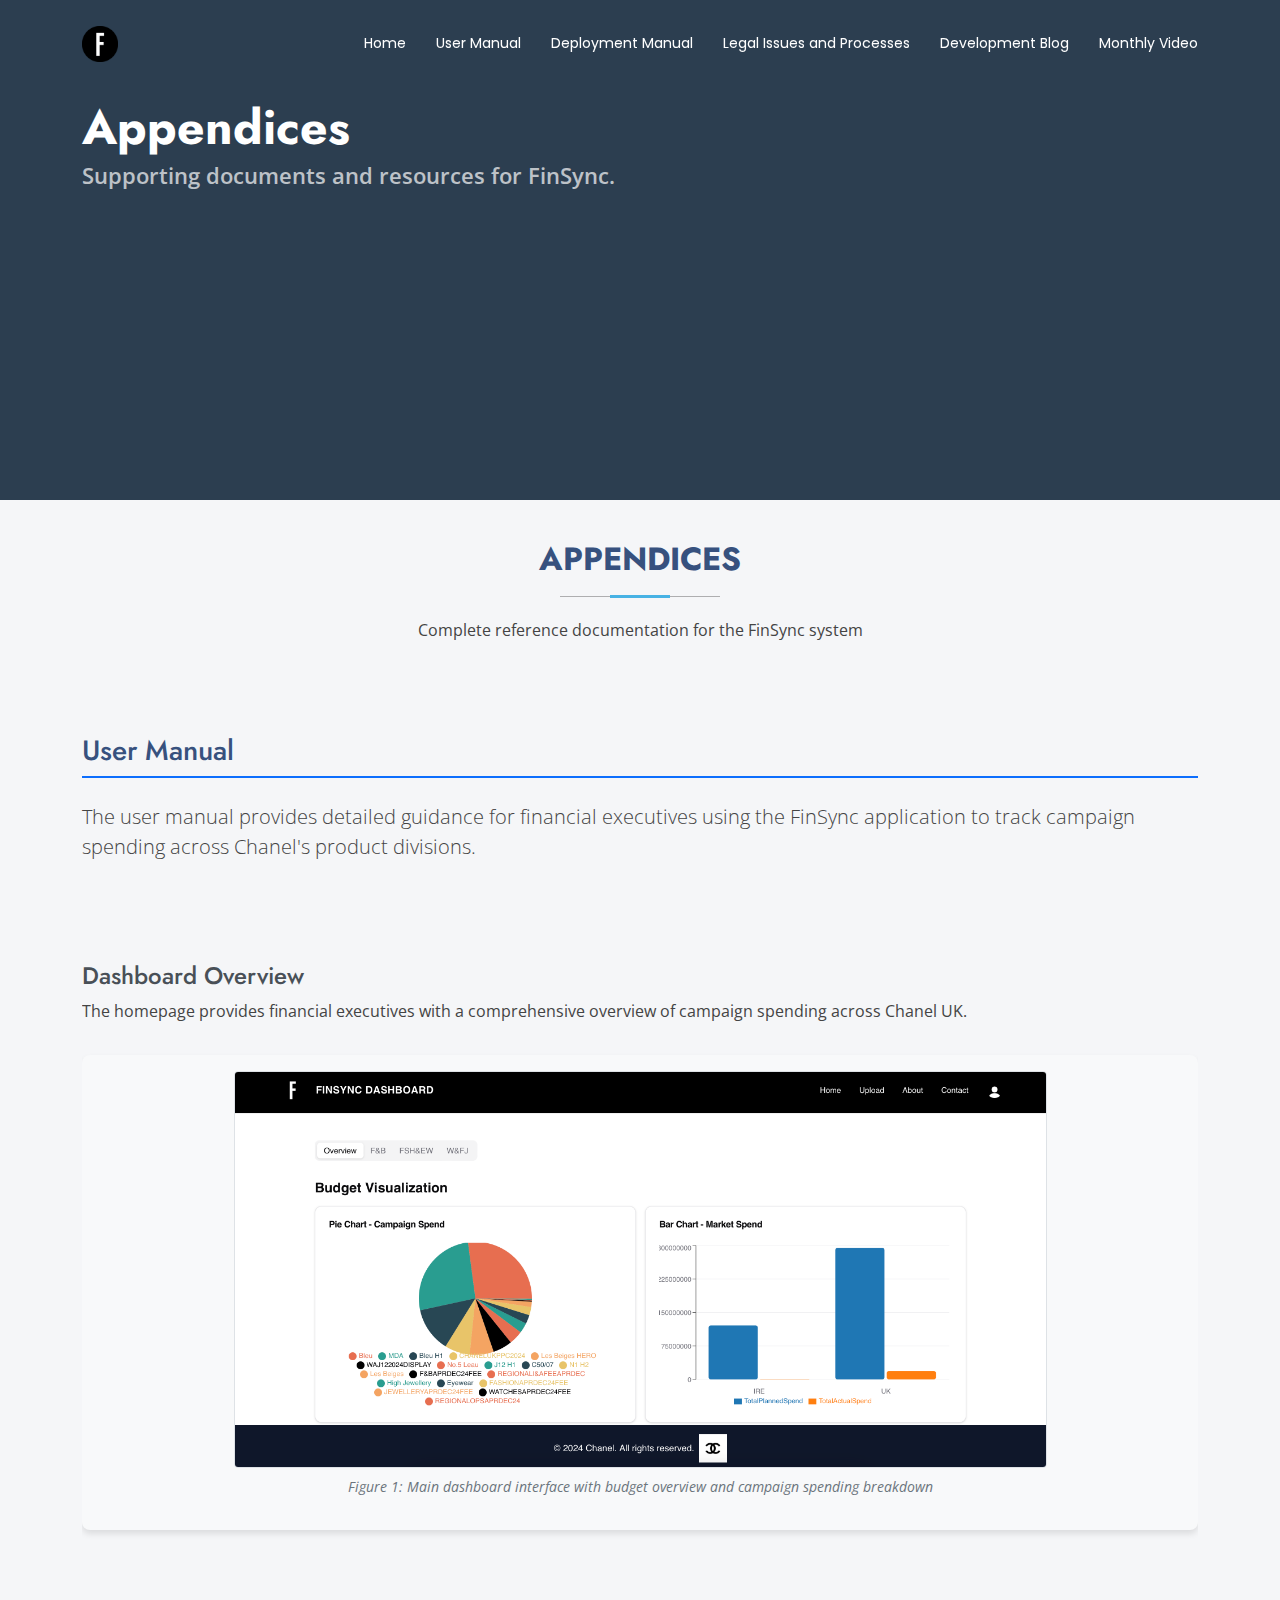
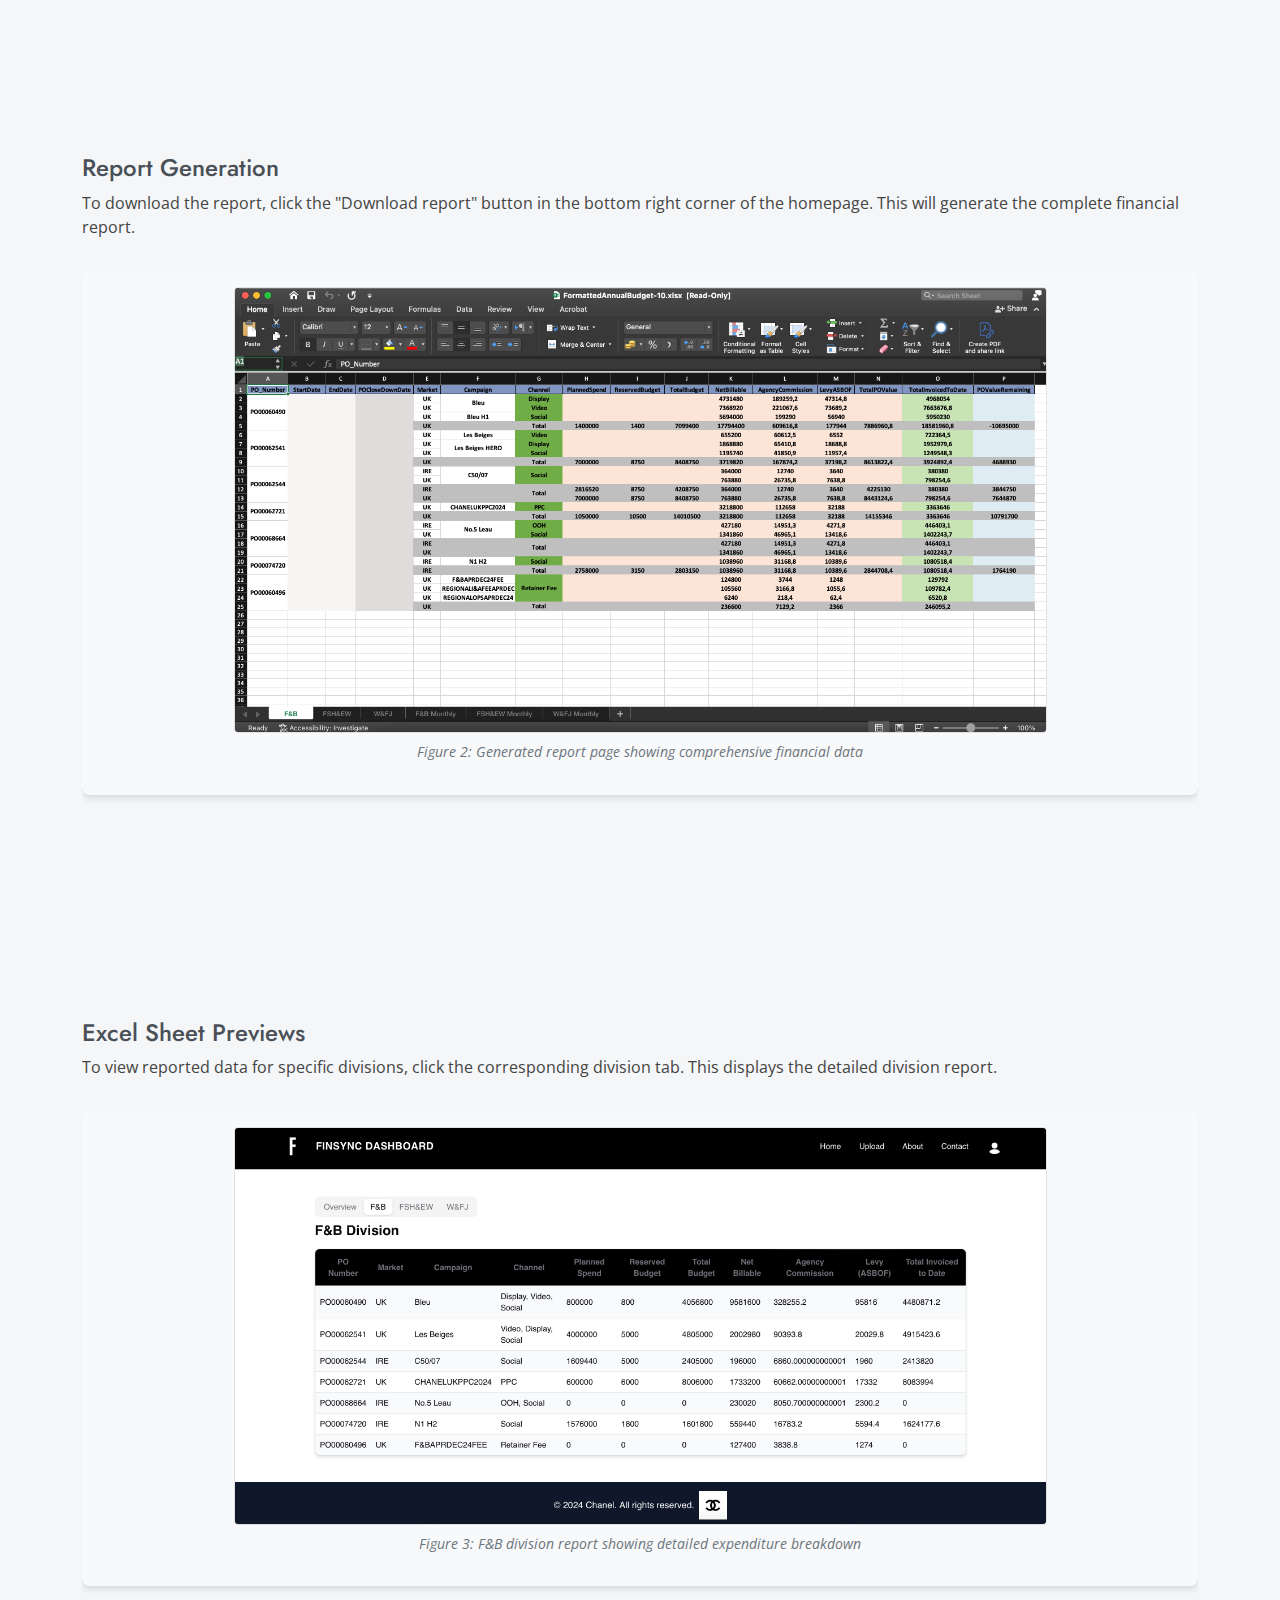
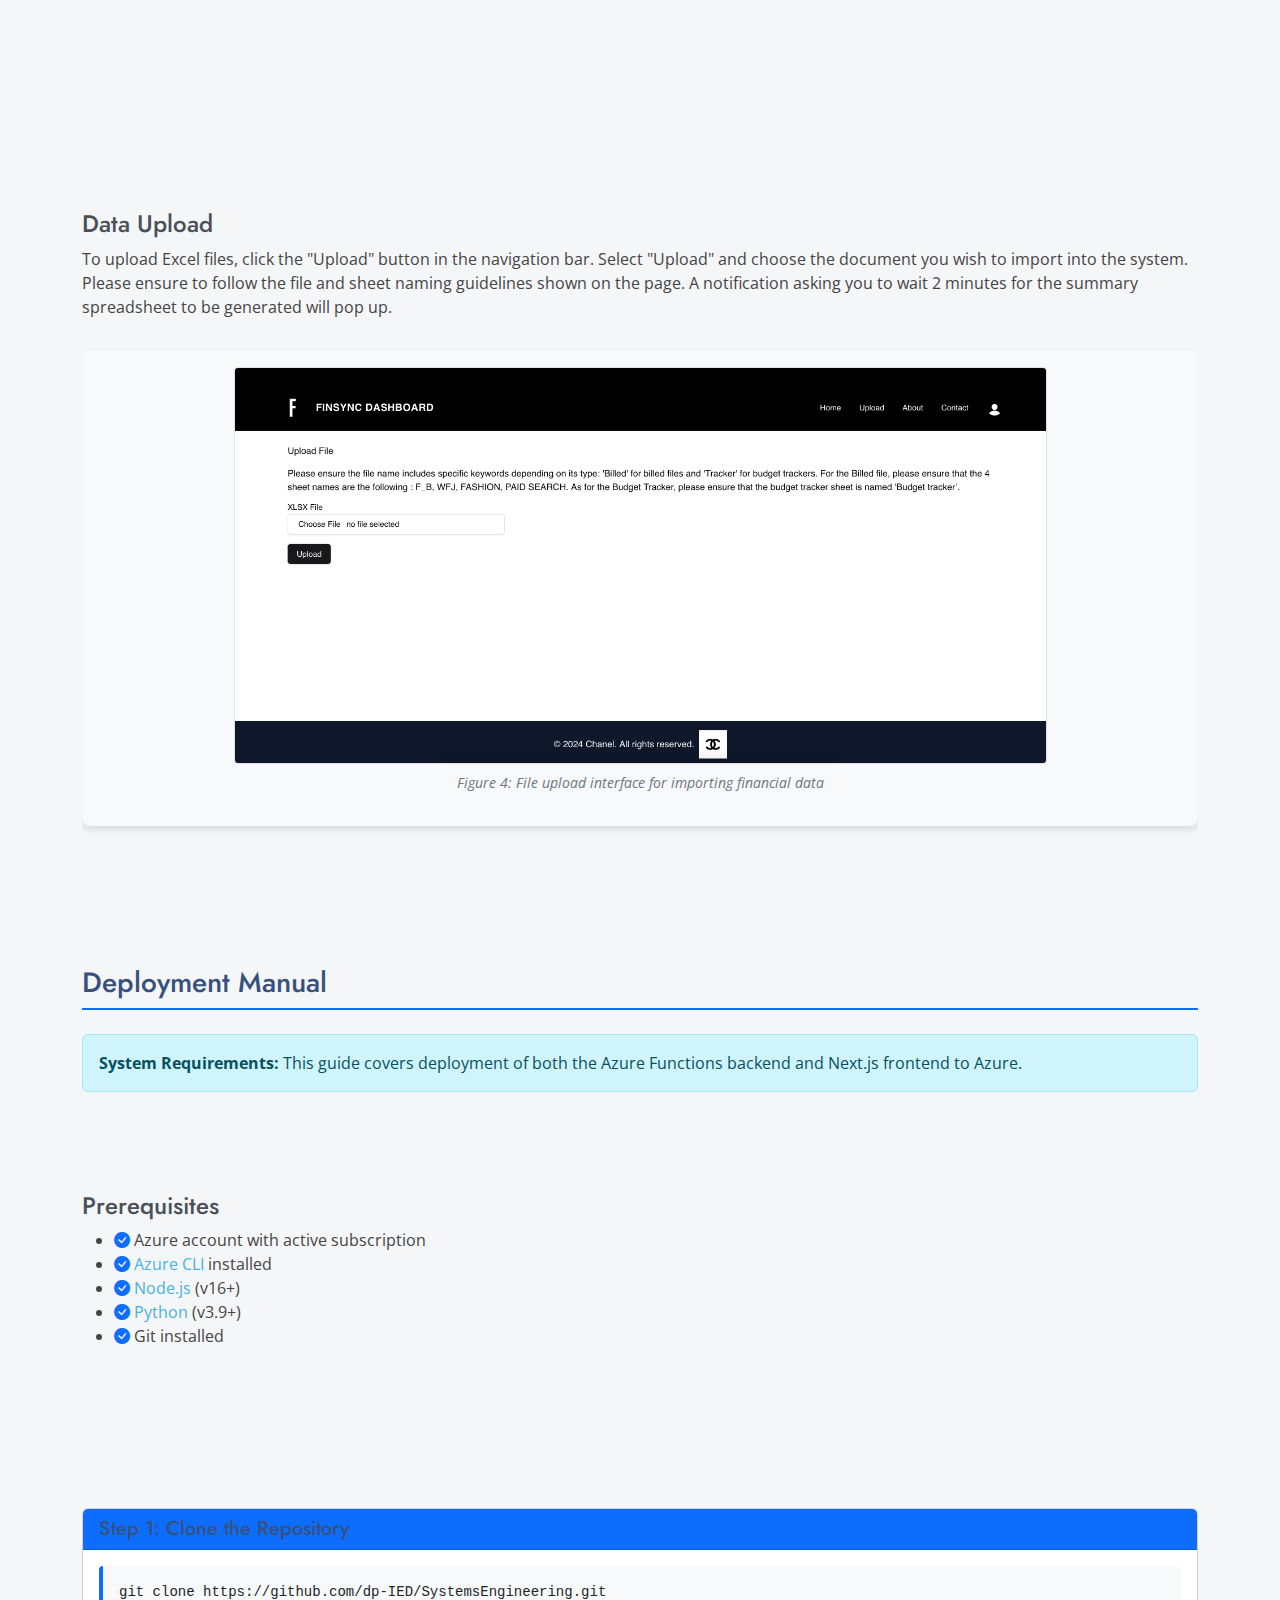
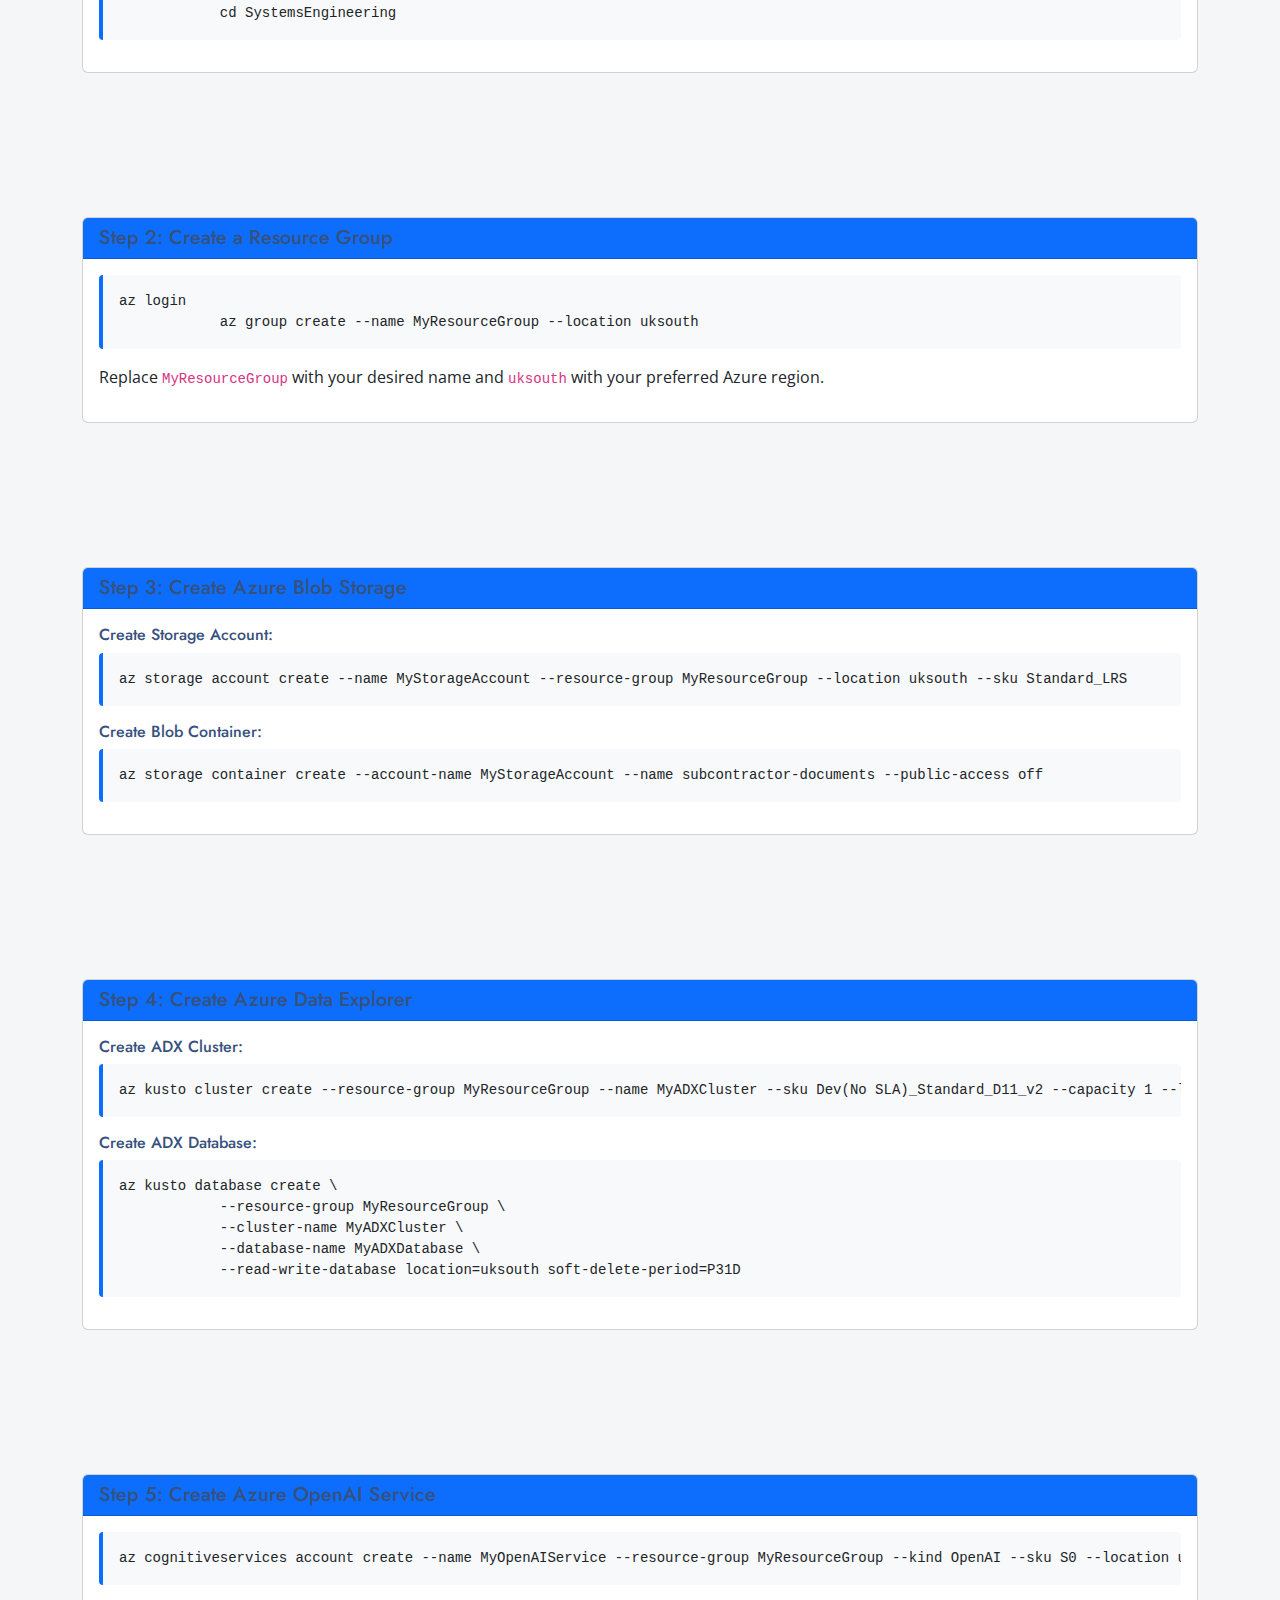
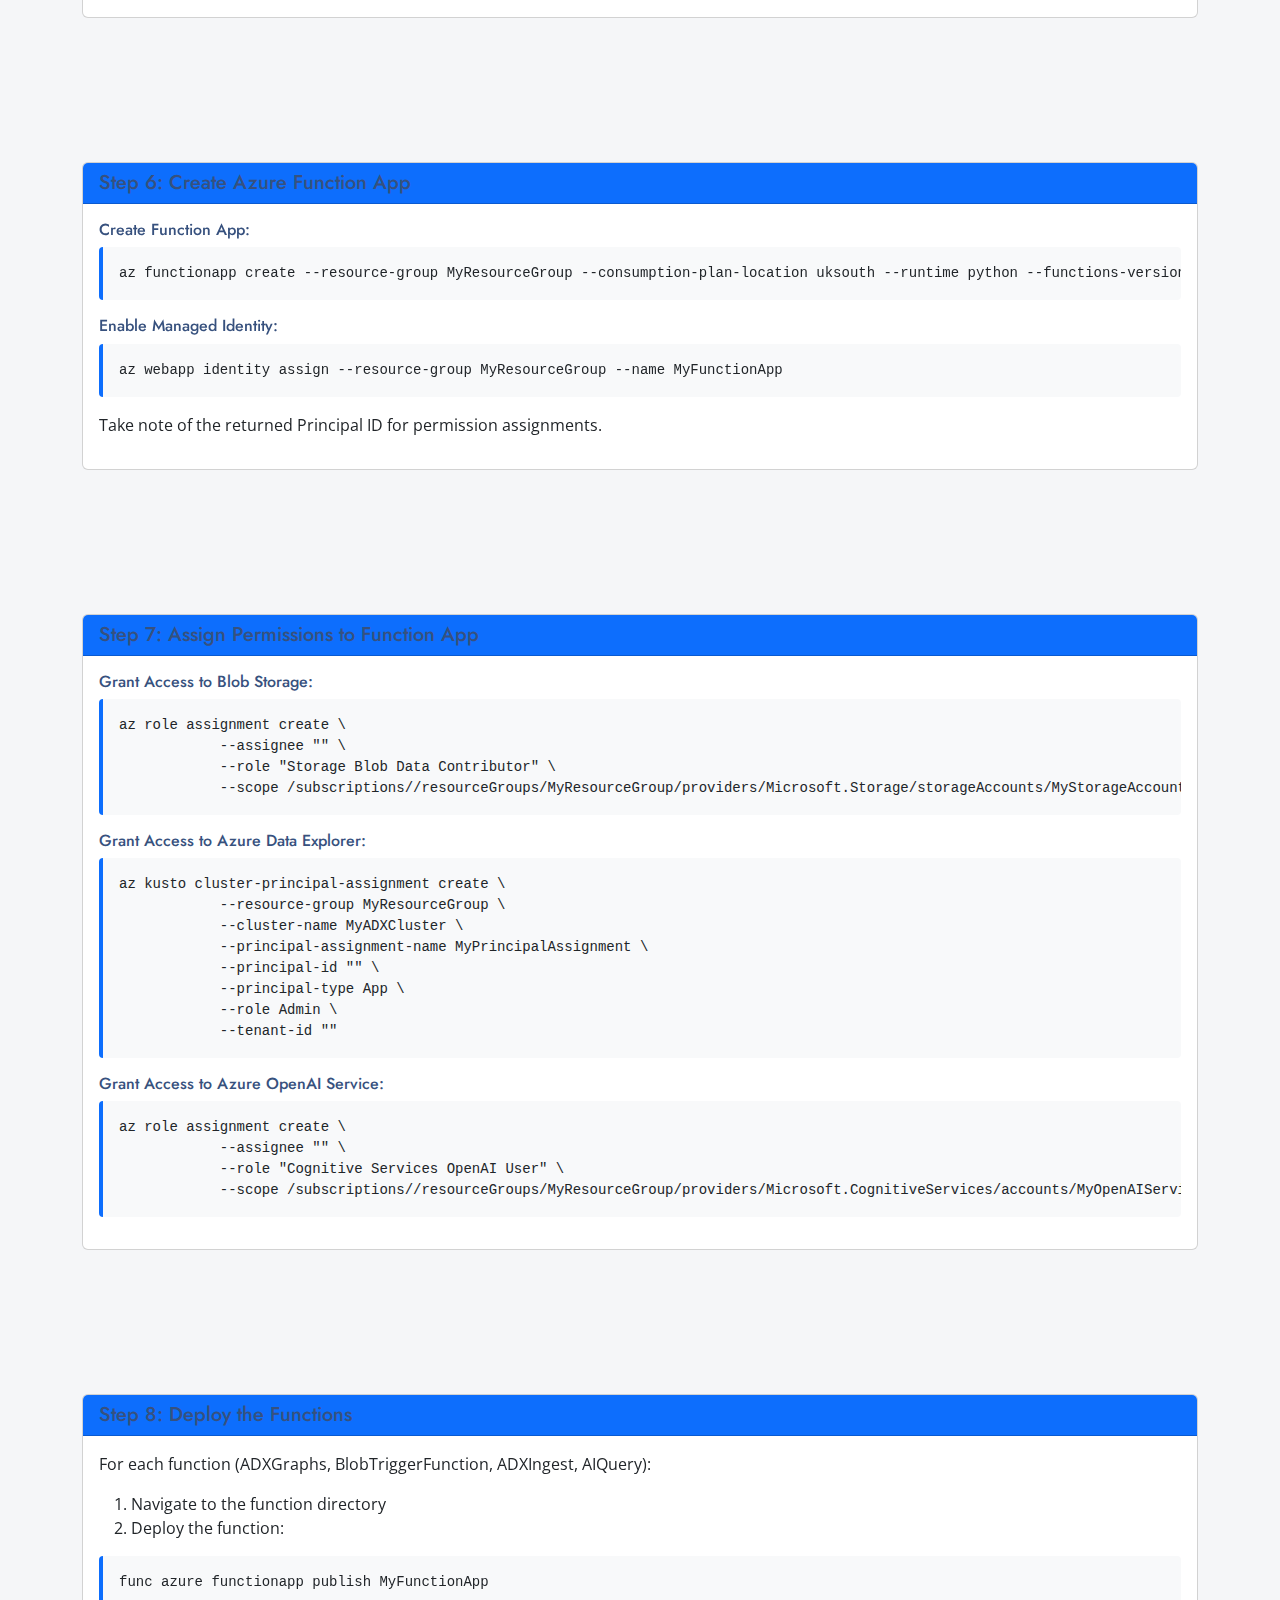
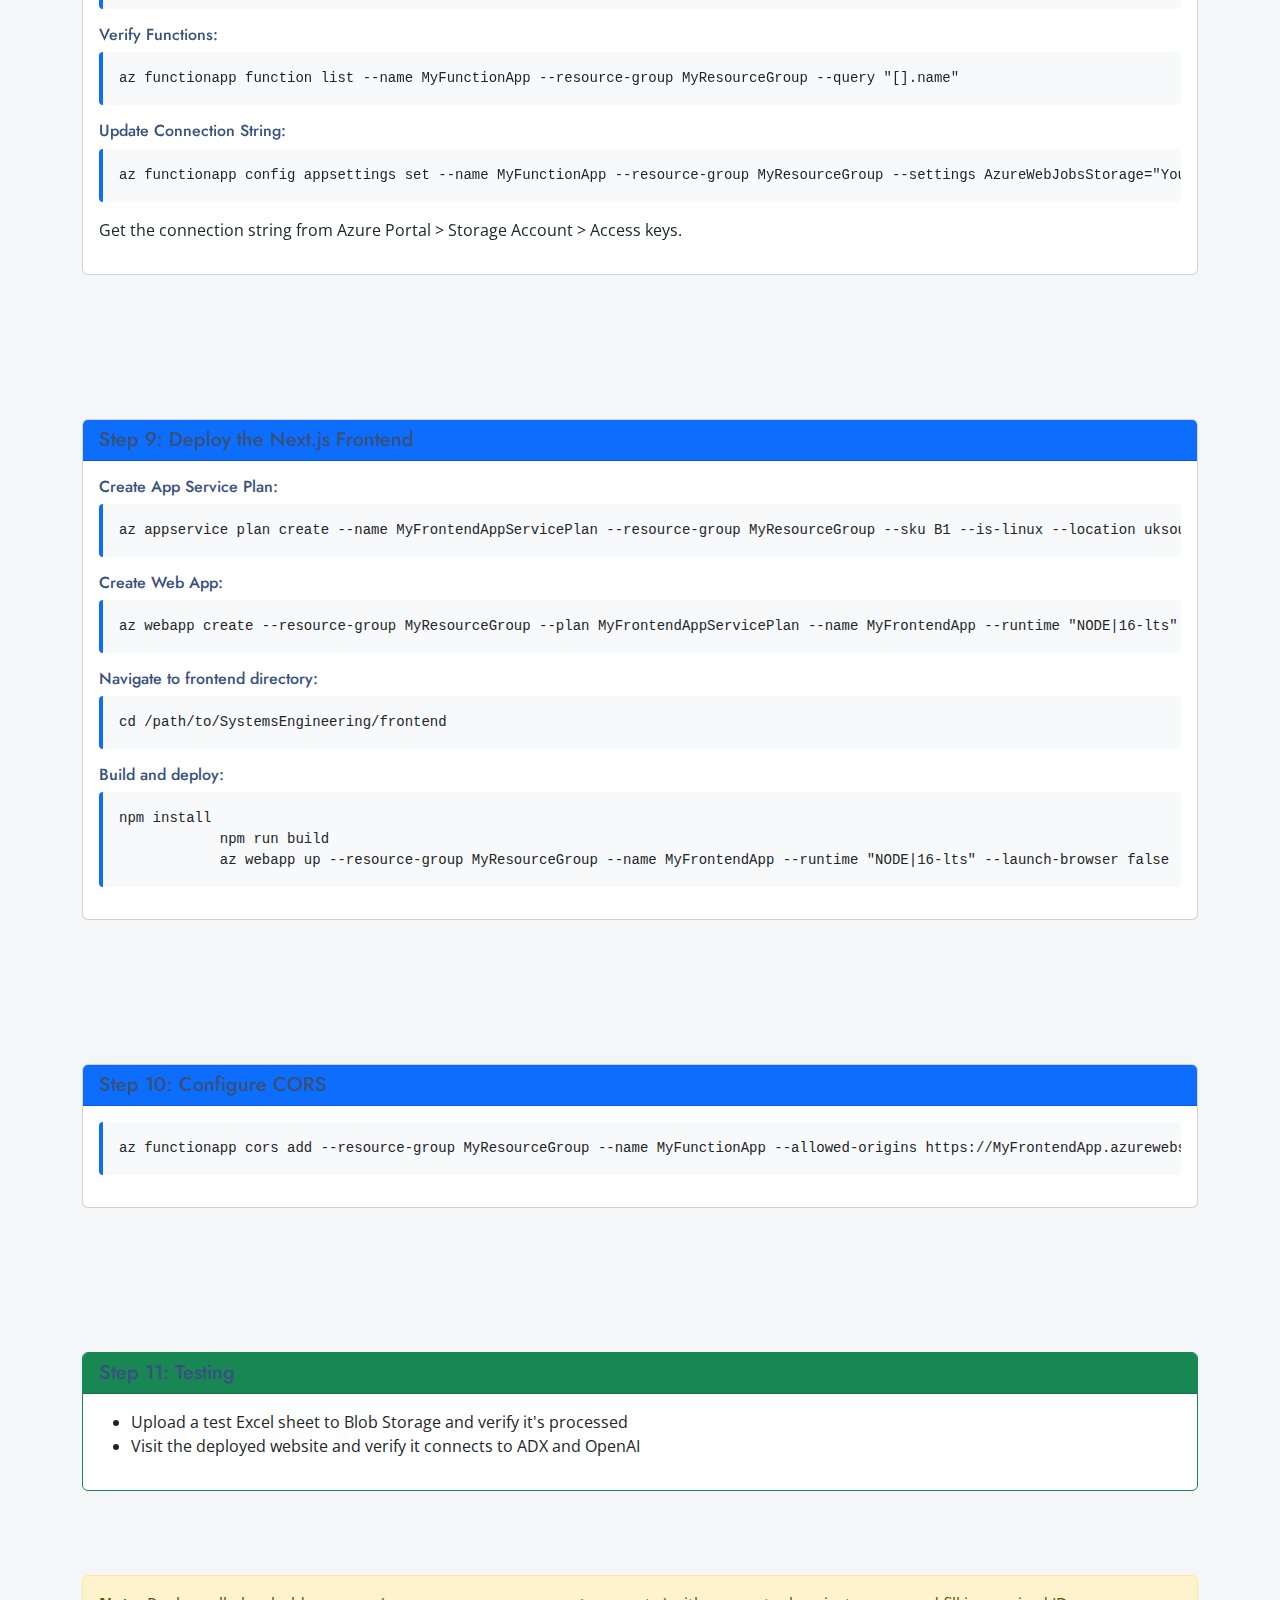
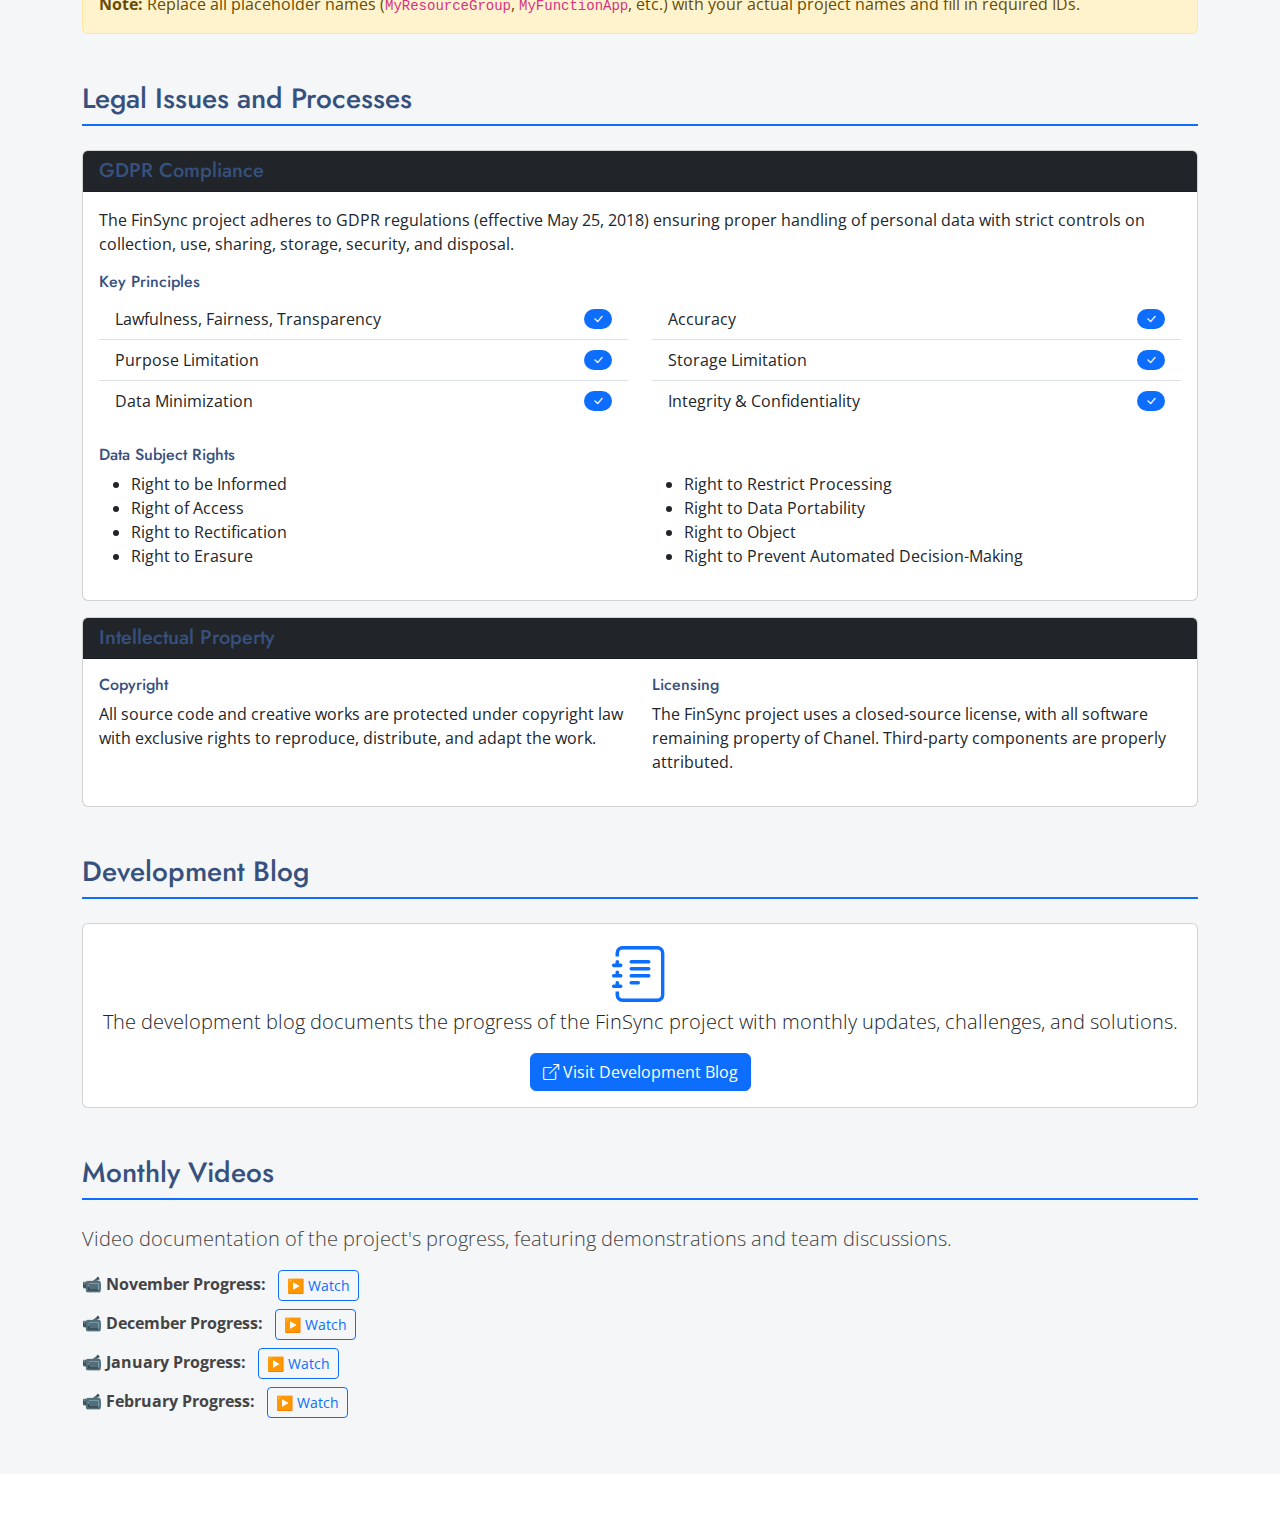
<file: appendices.html>
<!DOCTYPE html>
<html lang="en">

<head>
  <meta charset="utf-8">
  <meta content="width=device-width, initial-scale=1.0" name="viewport">
  <title>FinSync - Appendices</title>
  <meta name="description" content="FinSync Appendices - Documentation for Chanel's financial reporting system">
  <meta name="keywords" content="FinSync, Chanel, financial reporting, dashboard, expense tracking">

  <!-- Favicons -->
  <link href="assets/img/flogoo.png" rel="icon">
  <link href="assets/img/flogoo" rel="apple-touch-icon">

  <!-- Fonts -->
  <link href="https://fonts.googleapis.com" rel="preconnect">
  <link href="https://fonts.gstatic.com" rel="preconnect" crossorigin>
  <link href="https://fonts.googleapis.com/css2?family=Open+Sans:ital,wght@0,300;0,400;0,500;0,600;0,700;0,800;1,300;1,400;1,500;1,600;1,700;1,800&family=Poppins:ital,wght@0,100;0,200;0,300;0,400;0,500;0,600;0,700;0,800;0,900;1,100;1,200;1,300;1,400;1,500;1,600;1,700;1,800;1,900&family=Jost:ital,wght@0,100;0,200;0,300;0,400;0,500;0,600;0,700;0,800;0,900;1,100;1,200;1,300;1,400;1,500;1,600;1,700;1,800;1,900&display=swap" rel="stylesheet">

  <!-- Vendor CSS Files -->
  <link href="assets/vendor/bootstrap/css/bootstrap.min.css" rel="stylesheet">
  <link href="assets/vendor/bootstrap-icons/bootstrap-icons.css" rel="stylesheet">
  <link href="assets/vendor/aos/aos.css" rel="stylesheet">
  <link href="assets/vendor/glightbox/css/glightbox.min.css" rel="stylesheet">
  <link href="assets/vendor/swiper/swiper-bundle.min.css" rel="stylesheet">

  <!-- Main CSS File -->
  <link href="assets/css/main.css" rel="stylesheet">

  <style>
    /* Enhanced Screenshot Styling */
    .screenshot-container {
      margin: 2rem 0;
      text-align: center;
      background: #f8f9fa;
      padding: 1rem;
      border-radius: 8px;
      box-shadow: 0 4px 6px rgba(0,0,0,0.1);
    }
    
    .screenshot-container img {
      max-width: 100%;
      height: auto;
      border: 1px solid #dee2e6;
      border-radius: 4px;
    }
    
    .caption {
      font-size: 0.9rem;
      color: #6c757d;
      margin-top: 0.5rem;
      font-style: italic;
    }
    
    /* Improved Code Block Styling */
    pre {
      background: #f8f9fa;
      padding: 1rem;
      border-radius: 4px;
      border-left: 4px solid #0d6efd;
      overflow-x: auto;
    }
    
    /* Section Enhancements */
    .appendices h3 {
      border-bottom: 2px solid #0d6efd;
      padding-bottom: 0.5rem;
      margin-top: 2rem;
    }
    
    .appendices h4 {
      color: #495057;
      margin-top: 1.5rem;
    }
    
    /* Responsive Videos */
    .video-container {
      position: relative;
      padding-bottom: 56.25%;
      height: 0;
      overflow: hidden;
      margin: 2rem 0;
    }
    
    .video-container iframe {
      position: absolute;
      top: 0;
      left: 0;
      width: 100%;
      height: 100%;
      border: none;
    }
  </style>
</head>

<body class="index-page">
  <!-- Header Section -->
  <header id="header" class="header d-flex align-items-center fixed-top">
    <div class="container-fluid container-xl position-relative d-flex align-items-center">

      <a href="index.html" class="logo d-flex align-items-center me-auto">
        <img src="assets/img/flogoo.png" alt="">
      </a>

      <nav id="navmenu" class="navmenu">
        <ul>
          <li><a href="index.html">Home</a></li>
          <li><a href="#user-manual">User Manual</a></li>
          <li><a href="#deployment-manual">Deployment Manual</a></li>
          <li><a href="#legal">Legal Issues and Processes</a></li>
          <li><a href="#deployment-blog">Development Blog</a></li>
          <li><a href="#monthly-video">Monthly Video</a></li>
        </ul>
        <i class="mobile-nav-toggle d-xl-none bi bi-list"></i>
      </nav>
    </div>
  </header>

  <main class="main">
    <!-- Hero Section -->
    <section id="hero" class="hero dark-background">
      <div class="container">
        <h1>Appendices</h1>
        <p>Supporting documents and resources for FinSync.</p>
      </div>
    </section>

    <!-- Appendices Section -->
    <section id="appendices" class="appendices section light-background">
      <div class="container">
        <div class="section-title">
          <h2>Appendices</h2>
          <p>Complete reference documentation for the FinSync system</p>
        </div>
        
        <div class="row">
          <div class="col-lg-12">
            
            <!-- User Manual Section -->
            <article class="appendix-section">
              <h3 id="user-manual" class="mb-4">User Manual</h3>
              
              <p class="lead">The user manual provides detailed guidance for financial executives using the FinSync application to track campaign spending across Chanel's product divisions.</p>
              
              <section class="feature-guide">
                <h4>Dashboard Overview</h4>
                <p>The homepage provides financial executives with a comprehensive overview of campaign spending across Chanel UK.</p>
                
                <div class="screenshot-container">
                  <img src="assets/img/appendices/Dashboard.png" class="img-fluid w-75 mx-auto d-block" alt="Chanel Dashboard Homepage showing budget visualization">
                  <p class="caption">Figure 1: Main dashboard interface with budget overview and campaign spending breakdown</p>
                </div>
                
              </section>
              
              <section class="feature-guide mt-5">
                <h4>Report Generation</h4>
                <p>To download the report, click the "Download report" button in the bottom right corner of the homepage. This will generate the complete financial report.</p>
                
                <div class="screenshot-container">
                  <img src="assets/img/appendices/Excel Sheet.png" class="img-fluid w-75 mx-auto d-block" alt="Chanel Dashboard Report page">
                  <p class="caption">Figure 2: Generated report page showing comprehensive financial data</p>
                </div>
              </section>
              
              <section class="feature-guide mt-5">
                <h4>Excel Sheet Previews</h4>
                <p>To view reported data for specific divisions, click the corresponding division tab. This displays the detailed division report.</p>
                
                <div class="screenshot-container">
                  <img src="assets/img/appendices/Sheet Preview.png" class="img-fluid w-75 mx-auto d-block" alt="F&B division report page">
                  <p class="caption">Figure 3: F&B division report showing detailed expenditure breakdown</p>
                </div>
              </section>
              
              <section class="feature-guide mt-5">
                <h4>Data Upload</h4>
                <p>To upload Excel files, click the "Upload" button in the navigation bar. Select "Upload" and choose the document you wish to import into the system. Please ensure to follow the file and sheet naming guidelines shown on the page. A notification asking you to wait 2 minutes for the summary spreadsheet to be generated will pop up.</p>
                
                <div class="screenshot-container">
                  <img src="assets/img/appendices/Upload.png" class="img-fluid w-75 mx-auto d-block" alt="Upload page interface">
                  <p class="caption">Figure 4: File upload interface for importing financial data</p>
                </div>
              </section>
            </article>
            
            <!-- Deployment Manual Section -->
            <article class="appendix-section mt-5">
              <h3 id="deployment-manual" class="mb-4">Deployment Manual</h3>
              
              <div class="alert alert-info">
                <strong>System Requirements:</strong> This guide covers deployment of both the Azure Functions backend and Next.js frontend to Azure.
              </div>
              
              <section class="deployment-step">
                <h4>Prerequisites</h4>
                <ul class="prerequisites-list">
                  <li><i class="bi bi-check-circle-fill text-primary"></i> Azure account with active subscription</li>
                  <li><i class="bi bi-check-circle-fill text-primary"></i> <a href="https://docs.microsoft.com/en-us/cli/azure/install-azure-cli" target="_blank">Azure CLI</a> installed</li>
                  <li><i class="bi bi-check-circle-fill text-primary"></i> <a href="https://nodejs.org/" target="_blank">Node.js</a> (v16+)</li>
                  <li><i class="bi bi-check-circle-fill text-primary"></i> <a href="https://www.python.org/downloads/" target="_blank">Python</a> (v3.9+)</li>
                  <li><i class="bi bi-check-circle-fill text-primary"></i> Git installed</li>
                </ul>
              </section>
              
              <!-- Clone Repository -->
              <section class="deployment-step mt-4">
                <div class="card">
                  <div class="card-header bg-primary text-white">
                    <h5 class="mb-0">Step 1: Clone the Repository</h5>
                  </div>
                  <div class="card-body">
                    <pre><code class="language-bash">git clone https://github.com/dp-IED/SystemsEngineering.git
            cd SystemsEngineering</code></pre>
                  </div>
                </div>
              </section>
              
              <!-- Resource Group -->
              <section class="deployment-step mt-4">
                <div class="card">
                  <div class="card-header bg-primary text-white">
                    <h5 class="mb-0">Step 2: Create a Resource Group</h5>
                  </div>
                  <div class="card-body">
                    <pre><code class="language-bash">az login
            az group create --name MyResourceGroup --location uksouth</code></pre>
                    <p>Replace <code>MyResourceGroup</code> with your desired name and <code>uksouth</code> with your preferred Azure region.</p>
                  </div>
                </div>
              </section>
              
              <!-- Blob Storage -->
              <section class="deployment-step mt-4">
                <div class="card">
                  <div class="card-header bg-primary text-white">
                    <h5 class="mb-0">Step 3: Create Azure Blob Storage</h5>
                  </div>
                  <div class="card-body">
                    <h6>Create Storage Account:</h6>
                    <pre><code class="language-bash">az storage account create --name MyStorageAccount --resource-group MyResourceGroup --location uksouth --sku Standard_LRS</code></pre>
                    
                    <h6 class="mt-3">Create Blob Container:</h6>
                    <pre><code class="language-bash">az storage container create --account-name MyStorageAccount --name subcontractor-documents --public-access off</code></pre>
                  </div>
                </div>
              </section>
              
              <!-- Azure Data Explorer -->
              <section class="deployment-step mt-4">
                <div class="card">
                  <div class="card-header bg-primary text-white">
                    <h5 class="mb-0">Step 4: Create Azure Data Explorer</h5>
                  </div>
                  <div class="card-body">
                    <h6>Create ADX Cluster:</h6>
                    <pre><code class="language-bash">az kusto cluster create --resource-group MyResourceGroup --name MyADXCluster --sku Dev(No SLA)_Standard_D11_v2 --capacity 1 --location uksouth</code></pre>
                    
                    <h6 class="mt-3">Create ADX Database:</h6>
                    <pre><code class="language-bash">az kusto database create \
            --resource-group MyResourceGroup \
            --cluster-name MyADXCluster \
            --database-name MyADXDatabase \
            --read-write-database location=uksouth soft-delete-period=P31D</code></pre>
                  </div>
                </div>
              </section>
              
              <!-- OpenAI Service -->
              <section class="deployment-step mt-4">
                <div class="card">
                  <div class="card-header bg-primary text-white">
                    <h5 class="mb-0">Step 5: Create Azure OpenAI Service</h5>
                  </div>
                  <div class="card-body">
                    <pre><code class="language-bash">az cognitiveservices account create --name MyOpenAIService --resource-group MyResourceGroup --kind OpenAI --sku S0 --location uksouth</code></pre>
                  </div>
                </div>
              </section>
              
              <!-- Function App -->
              <section class="deployment-step mt-4">
                <div class="card">
                  <div class="card-header bg-primary text-white">
                    <h5 class="mb-0">Step 6: Create Azure Function App</h5>
                  </div>
                  <div class="card-body">
                    <h6>Create Function App:</h6>
                    <pre><code class="language-bash">az functionapp create --resource-group MyResourceGroup --consumption-plan-location uksouth --runtime python --functions-version 4 --name MyFunctionApp --storage-account MyStorageAccount</code></pre>
                    
                    <h6 class="mt-3">Enable Managed Identity:</h6>
                    <pre><code class="language-bash">az webapp identity assign --resource-group MyResourceGroup --name MyFunctionApp</code></pre>
                    <p>Take note of the returned Principal ID for permission assignments.</p>
                  </div>
                </div>
              </section>
              
              <!-- Assign Permissions -->
              <section class="deployment-step mt-4">
                <div class="card">
                  <div class="card-header bg-primary text-white">
                    <h5 class="mb-0">Step 7: Assign Permissions to Function App</h5>
                  </div>
                  <div class="card-body">
                    <h6>Grant Access to Blob Storage:</h6>
                    <pre><code class="language-bash">az role assignment create \
            --assignee "<PrincipalId>" \
            --role "Storage Blob Data Contributor" \
            --scope /subscriptions/<SubscriptionId>/resourceGroups/MyResourceGroup/providers/Microsoft.Storage/storageAccounts/MyStorageAccount</code></pre>
                    
                    <h6 class="mt-3">Grant Access to Azure Data Explorer:</h6>
                    <pre><code class="language-bash">az kusto cluster-principal-assignment create \
            --resource-group MyResourceGroup \
            --cluster-name MyADXCluster \
            --principal-assignment-name MyPrincipalAssignment \
            --principal-id "<PrincipalId>" \
            --principal-type App \
            --role Admin \
            --tenant-id "<TenantId>"</code></pre>
                    
                    <h6 class="mt-3">Grant Access to Azure OpenAI Service:</h6>
                    <pre><code class="language-bash">az role assignment create \
            --assignee "<PrincipalId>" \
            --role "Cognitive Services OpenAI User" \
            --scope /subscriptions/<SubscriptionId>/resourceGroups/MyResourceGroup/providers/Microsoft.CognitiveServices/accounts/MyOpenAIService</code></pre>
                  </div>
                </div>
              </section>
              
              <!-- Deploy Functions -->
              <section class="deployment-step mt-4">
                <div class="card">
                  <div class="card-header bg-primary text-white">
                    <h5 class="mb-0">Step 8: Deploy the Functions</h5>
                  </div>
                  <div class="card-body">
                    <p>For each function (ADXGraphs, BlobTriggerFunction, ADXIngest, AIQuery):</p>
                    <ol>
                      <li>Navigate to the function directory</li>
                      <li>Deploy the function:</li>
                    </ol>
                    <pre><code class="language-bash">func azure functionapp publish MyFunctionApp</code></pre>
                    
                    <h6 class="mt-3">Verify Functions:</h6>
                    <pre><code class="language-bash">az functionapp function list --name MyFunctionApp --resource-group MyResourceGroup --query "[].name"</code></pre>
                    
                    <h6 class="mt-3">Update Connection String:</h6>
                    <pre><code class="language-bash">az functionapp config appsettings set --name MyFunctionApp --resource-group MyResourceGroup --settings AzureWebJobsStorage="Your Storage Account Connection String"</code></pre>
                    <p>Get the connection string from Azure Portal > Storage Account > Access keys.</p>
                  </div>
                </div>
              </section>
              
              <!-- Deploy Frontend -->
              <section class="deployment-step mt-4">
                <div class="card">
                  <div class="card-header bg-primary text-white">
                    <h5 class="mb-0">Step 9: Deploy the Next.js Frontend</h5>
                  </div>
                  <div class="card-body">
                    <h6>Create App Service Plan:</h6>
                    <pre><code class="language-bash">az appservice plan create --name MyFrontendAppServicePlan --resource-group MyResourceGroup --sku B1 --is-linux --location uksouth</code></pre>
                    
                    <h6 class="mt-3">Create Web App:</h6>
                    <pre><code class="language-bash">az webapp create --resource-group MyResourceGroup --plan MyFrontendAppServicePlan --name MyFrontendApp --runtime "NODE|16-lts"</code></pre>
                    
                    <h6 class="mt-3">Navigate to frontend directory:</h6>
                    <pre><code class="language-bash">cd /path/to/SystemsEngineering/frontend</code></pre>
                    
                    <h6 class="mt-3">Build and deploy:</h6>
                    <pre><code class="language-bash">npm install
            npm run build
            az webapp up --resource-group MyResourceGroup --name MyFrontendApp --runtime "NODE|16-lts" --launch-browser false</code></pre>
                  </div>
                </div>
              </section>
              
              <!-- Configure CORS -->
              <section class="deployment-step mt-4">
                <div class="card">
                  <div class="card-header bg-primary text-white">
                    <h5 class="mb-0">Step 10: Configure CORS</h5>
                  </div>
                  <div class="card-body">
                    <pre><code class="language-bash">az functionapp cors add --resource-group MyResourceGroup --name MyFunctionApp --allowed-origins https://MyFrontendApp.azurewebsites.net</code></pre>
                  </div>
                </div>
              </section>
              
              <!-- Testing -->
              <section class="deployment-step mt-4">
                <div class="card border-success">
                  <div class="card-header bg-success text-white">
                    <h5 class="mb-0">Step 11: Testing</h5>
                  </div>
                  <div class="card-body">
                    <ul>
                      <li>Upload a test Excel sheet to Blob Storage and verify it's processed</li>
                      <li>Visit the deployed website and verify it connects to ADX and OpenAI</li>
                    </ul>
                  </div>
                </div>
              </section>
              
              <div class="alert alert-warning mt-4">
                <strong>Note:</strong> Replace all placeholder names (<code>MyResourceGroup</code>, <code>MyFunctionApp</code>, etc.) with your actual project names and fill in required IDs.
              </div>
            </article>
            
            <!-- Legal Section -->
            <article class="appendix-section mt-5">
              <h3 id="legal" class="mb-4">Legal Issues and Processes</h3>
              
              <div class="card">
                <div class="card-header bg-dark text-white">
                  <h5 class="mb-0">GDPR Compliance</h5>
                </div>
                <div class="card-body">
                  <p>The FinSync project adheres to GDPR regulations (effective May 25, 2018) ensuring proper handling of personal data with strict controls on collection, use, sharing, storage, security, and disposal.</p>
                  
                  <h6 class="mt-3">Key Principles</h6>
                  <div class="row">
                    <div class="col-md-6">
                      <ul class="list-group list-group-flush">
                        <li class="list-group-item d-flex justify-content-between align-items-center">
                          Lawfulness, Fairness, Transparency
                          <span class="badge bg-primary rounded-pill"><i class="bi bi-check-lg"></i></span>
                        </li>
                        <li class="list-group-item d-flex justify-content-between align-items-center">
                          Purpose Limitation
                          <span class="badge bg-primary rounded-pill"><i class="bi bi-check-lg"></i></span>
                        </li>
                        <li class="list-group-item d-flex justify-content-between align-items-center">
                          Data Minimization
                          <span class="badge bg-primary rounded-pill"><i class="bi bi-check-lg"></i></span>
                        </li>
                      </ul>
                    </div>
                    <div class="col-md-6">
                      <ul class="list-group list-group-flush">
                        <li class="list-group-item d-flex justify-content-between align-items-center">
                          Accuracy
                          <span class="badge bg-primary rounded-pill"><i class="bi bi-check-lg"></i></span>
                        </li>
                        <li class="list-group-item d-flex justify-content-between align-items-center">
                          Storage Limitation
                          <span class="badge bg-primary rounded-pill"><i class="bi bi-check-lg"></i></span>
                        </li>
                        <li class="list-group-item d-flex justify-content-between align-items-center">
                          Integrity & Confidentiality
                          <span class="badge bg-primary rounded-pill"><i class="bi bi-check-lg"></i></span>
                        </li>
                      </ul>
                    </div>
                  </div>
                  
                  <h6 class="mt-4">Data Subject Rights</h6>
                  <div class="row">
                    <div class="col-md-6">
                      <ul>
                        <li>Right to be Informed</li>
                        <li>Right of Access</li>
                        <li>Right to Rectification</li>
                        <li>Right to Erasure</li>
                      </ul>
                    </div>
                    <div class="col-md-6">
                      <ul>
                        <li>Right to Restrict Processing</li>
                        <li>Right to Data Portability</li>
                        <li>Right to Object</li>
                        <li>Right to Prevent Automated Decision-Making</li>
                      </ul>
                    </div>
                  </div>
                </div>
              </div>
              
              <div class="card mt-3">
                <div class="card-header bg-dark text-white">
                  <h5 class="mb-0">Intellectual Property</h5>
                </div>
                <div class="card-body">
                  <div class="row">
                    <div class="col-md-6">
                      <h6>Copyright</h6>
                      <p>All source code and creative works are protected under copyright law with exclusive rights to reproduce, distribute, and adapt the work.</p>
                    </div>
                    <div class="col-md-6">
                      <h6>Licensing</h6>
                      <p>The FinSync project uses a closed-source license, with all software remaining property of Chanel. Third-party components are properly attributed.</p>
                    </div>
                  </div>
                </div>
              </div>
            </article>
            
            <!-- Development Blog -->
            <article class="appendix-section mt-5">
              <h3 id="deployment-blog" class="mb-4">Development Blog</h3>
              <div class="card">
                <div class="card-body text-center">
                  <i class="bi bi-journal-text display-4 text-primary mb-3"></i>
                  <p class="lead">The development blog documents the progress of the FinSync project with monthly updates, challenges, and solutions.</p>
                  <a href="https://reflect.ucl.ac.uk/comp0016-24-25-fynsync/" class="btn btn-primary" target="_blank">
                    <i class="bi bi-box-arrow-up-right"></i> Visit Development Blog
                  </a>
                </div>
              </div>
            </article>
            
            <!-- Monthly Videos -->
<!-- Monthly Videos -->
<article class="appendix-section mt-5">
  <h3 id="monthly-video" class="mb-4">Monthly Videos</h3>
  <p class="lead">Video documentation of the project's progress, featuring demonstrations and team discussions.</p>

  <ul class="list-unstyled">
    <li class="mb-2">
      <strong>📹 November Progress:</strong>
      <a href="https://liveuclac-my.sharepoint.com/:v:/g/personal/zcabiel_ucl_ac_uk/EQrc38adGVtAt9dzrWt4tX0B8aw9nvbsPqo9U2Pav-sfKA" target="_blank" class="btn btn-outline-primary btn-sm ms-2">
        ▶️ Watch
      </a>
    </li>
    <li class="mb-2">
      <strong>📹 December Progress:</strong>
      <a href="https://liveuclac-my.sharepoint.com/:v:/g/personal/zcabiel_ucl_ac_uk/ETYFihJ5p9xNmqgsR9P-aDgBBn-8lbv2vcrtBuSffxFQ1Q" target="_blank" class="btn btn-outline-primary btn-sm ms-2">
        ▶️ Watch
      </a>
    </li>
    <li class="mb-2">
      <strong>📹 January Progress:</strong>
      <a href="https://liveuclac-my.sharepoint.com/:v:/g/personal/zcabiel_ucl_ac_uk/ERBl73RONk9IvQtTRGlXhkMBh7q7S8zZFn9e399e9VQ1XA" target="_blank" class="btn btn-outline-primary btn-sm ms-2">
        ▶️ Watch
      </a>
    </li>
    <li class="mb-2">
      <strong>📹 February Progress:</strong>
      <a href="https://liveuclac-my.sharepoint.com/:v:/g/personal/zcabas4_ucl_ac_uk/EZ5LNrAFDCNKprzbHfUSM6YBXQIl3xAfQzCU5AWxG8pnhQ" target="_blank" class="btn btn-outline-primary btn-sm ms-2">
        ▶️ Watch
      </a>
    </li>
  </ul>
</article>


          </div>
        </div>
      </div>
    </section>
  </main>

  <!-- Footer remains unchanged -->
  <footer id="footer" class="footer">
    <!-- ... existing footer content ... -->
  </footer>

  <!-- Vendor JS Files -->
  <script src="assets/vendor/bootstrap/js/bootstrap.bundle.min.js"></script>
  <script src="assets/vendor/php-email-form/validate.js"></script>
  <script src="assets/vendor/aos/aos.js"></script>
  <script src="assets/vendor/glightbox/js/glightbox.min.js"></script>
  <script src="assets/vendor/swiper/swiper-bundle.min.js"></script>
  <script src="assets/vendor/waypoints/noframework.waypoints.js"></script>
  <script src="assets/vendor/imagesloaded/imagesloaded.pkgd.min.js"></script>
  <script src="assets/vendor/isotope-layout/isotope.pkgd.min.js"></script>

  <!-- Main JS File -->
  <script src="assets/js/main.js"></script>
</body>
</html>
</file>
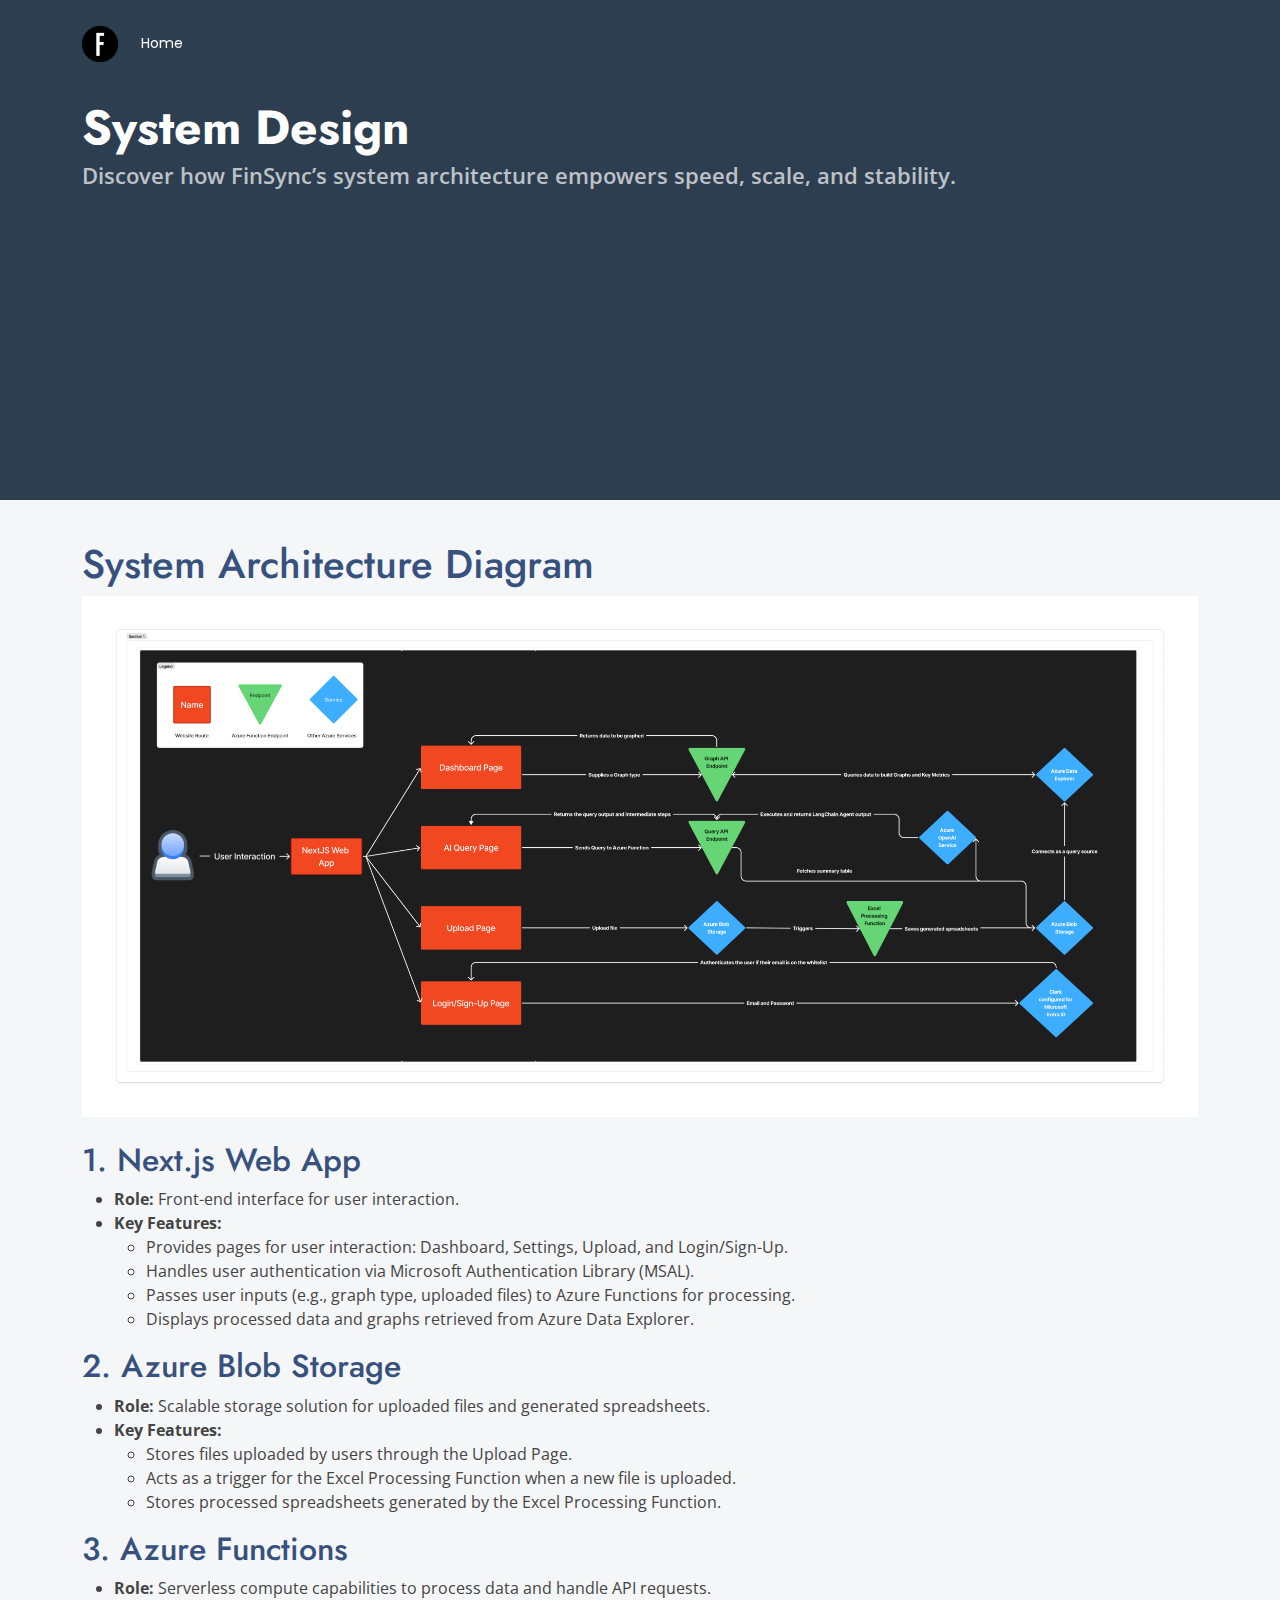
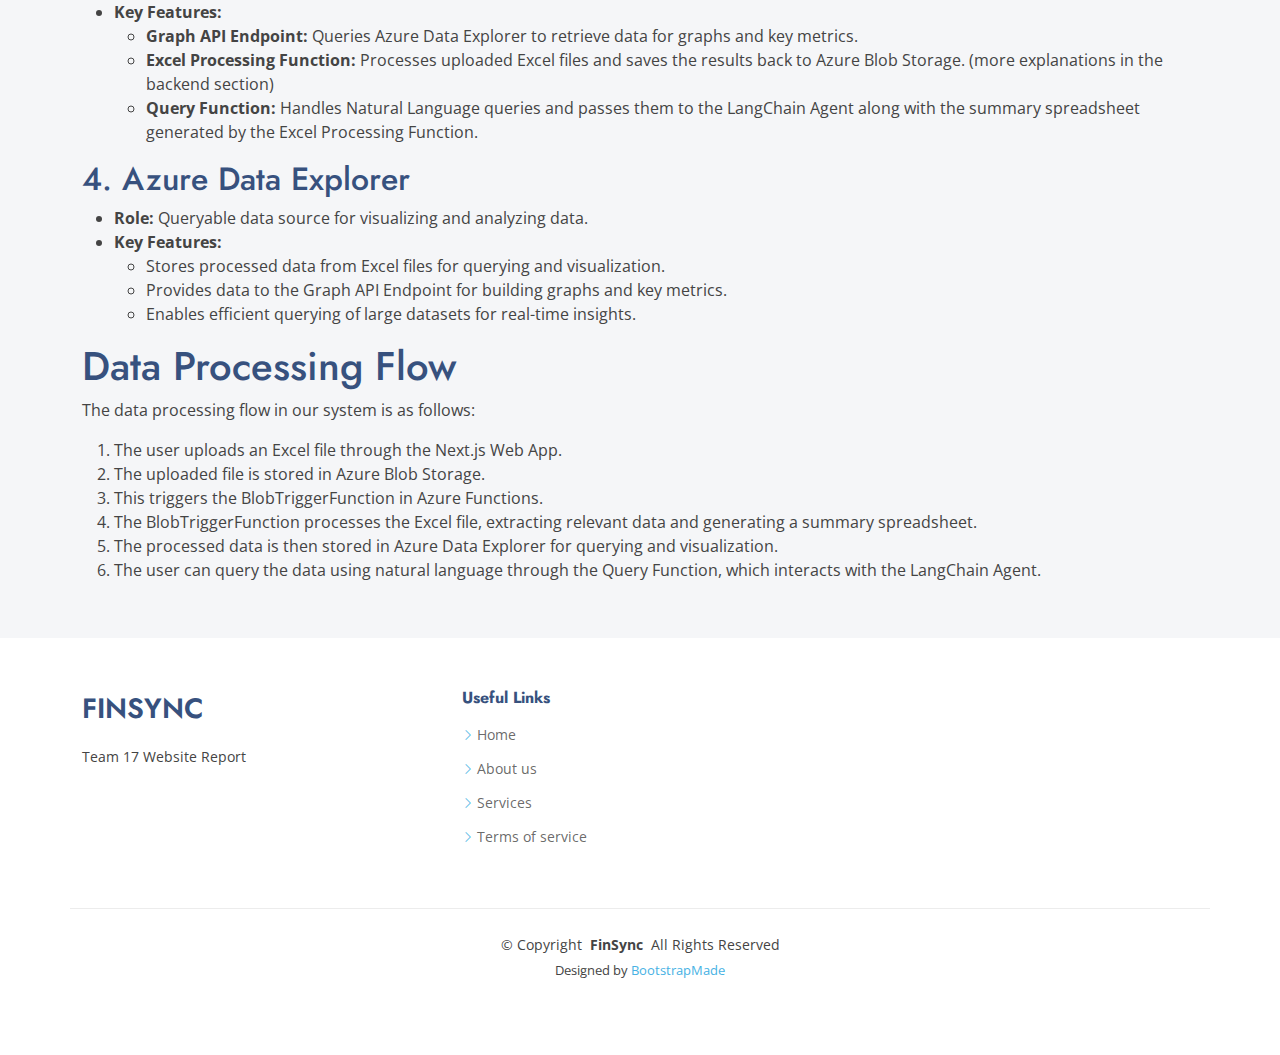
<file: architecture.html>
<!DOCTYPE html>
<html lang="en">

<head>
  <meta charset="utf-8">
  <meta content="width=device-width, initial-scale=1.0" name="viewport">
  <title>UI Design - FinSync</title>
  <meta name="description" content="">
  <meta name="keywords" content="">
  

  <!-- Favicons -->
  <link href="assets/img/flogoo.png" rel="icon">
  <link href="assets/img/flogoo" rel="apple-touch-icon">

  <!-- Fonts -->
  <link href="https://fonts.googleapis.com" rel="preconnect">
  <link href="https://fonts.gstatic.com" rel="preconnect" crossorigin>
  <link href="https://fonts.googleapis.com/css2?family=Open+Sans:wght@300;400;600;700&family=Poppins:wght@400;500;600;700&family=Jost:wght@400;500;600;700&display=swap" rel="stylesheet">

  <!-- Vendor CSS Files -->
  <link href="assets/vendor/bootstrap/css/bootstrap.min.css" rel="stylesheet">
  <link href="assets/vendor/bootstrap-icons/bootstrap-icons.css" rel="stylesheet">
  <link href="assets/vendor/aos/aos.css" rel="stylesheet">
  <link href="assets/vendor/glightbox/css/glightbox.min.css" rel="stylesheet">
  <link href="assets/vendor/swiper/swiper-bundle.min.css" rel="stylesheet">

  <!-- Main CSS File -->
  <link href="assets/css/main.css" rel="stylesheet">

</head>

<body class="index-page">

  <!-- Header -->
  <header id="header" class="header fixed-top">
    <div class="container-fluid container-xl d-flex align-items-center">
      <a href="index.html" class="logo d-flex align-items-center">
        <img src="assets/img/flogoo.png" alt="FinSync Logo">
      </a>
      <nav id="navmenu" class="navmenu">
        <ul>
            <li><a href="index.html">Home</a></li>

        </ul>
        <i class="mobile-nav-toggle d-xl-none bi bi-list"></i>
      </nav>
    </div>
  </header>

  <main class="main">

    <!-- Hero Section -->
    <section id="hero" class="hero dark-background">
      <div class="container">
        <h1>System Design</h1>
        <p>Discover how FinSync’s system architecture empowers speed, scale, and stability.</p>
      </div>
    </section>
    </section><!-- /Hero Section -->

   
    
    <section id="architecture" class="section light-background">
      <div class="container">
        <h1>System Architecture Diagram</h1>
        <img src="assets/img/architecture.png" class="img-fluid animated"
          alt="System Architecture Diagram of the Project">
        <br /><br />
        <h2>1. Next.js Web App</h2>
        <ul>
          <li><strong>Role:</strong> Front-end interface for user interaction.</li>
          <li><strong>Key Features:</strong>
            <ul>
              <li>Provides pages for user interaction: Dashboard, Settings, Upload, and Login/Sign-Up.</li>
              <li>Handles user authentication via Microsoft Authentication Library (MSAL).</li>
              <li>Passes user inputs (e.g., graph type, uploaded files) to Azure Functions for processing.</li>
              <li>Displays processed data and graphs retrieved from Azure Data Explorer.</li>
            </ul>
          </li>
        </ul>

        <h2>2. Azure Blob Storage</h2>
        <ul>
          <li><strong>Role:</strong> Scalable storage solution for uploaded files and generated spreadsheets.</li>
          <li><strong>Key Features:</strong>
            <ul>
              <li>Stores files uploaded by users through the Upload Page.</li>
              <li>Acts as a trigger for the Excel Processing Function when a new file is uploaded.</li>
              <li>Stores processed spreadsheets generated by the Excel Processing Function.</li>
            </ul>
          </li>
        </ul>

        <h2>3. Azure Functions</h2>
        <ul>
          <li><strong>Role:</strong> Serverless compute capabilities to process data and handle API requests.</li>
          <li><strong>Key Features:</strong>
            <ul>
              <li><strong>Graph API Endpoint:</strong> Queries Azure Data Explorer to retrieve data for graphs and key
                metrics.</li>
              <li><strong>Excel Processing Function:</strong> Processes uploaded Excel files and saves the results
                back to Azure Blob Storage. (more explanations in the backend section)</li>
              <li><strong>Query Function:</strong> Handles Natural Language queries and passes them to the LangChain
                Agent
                along with the summary spreadsheet generated by the Excel Processing Function.</li>
            </ul>
          </li>
        </ul>

        <h2>4. Azure Data Explorer</h2>
        <ul>
          <li><strong>Role:</strong> Queryable data source for visualizing and analyzing data.</li>
          <li><strong>Key Features:</strong>
            <ul>
              <li>Stores processed data from Excel files for querying and visualization.</li>
              <li>Provides data to the Graph API Endpoint for building graphs and key metrics.</li>
              <li>Enables efficient querying of large datasets for real-time insights.</li>
            </ul>
          </li>
        </ul>
        <h1>Data Processing Flow</h1>
        <p>The data processing flow in our system is as follows:</p>
        <ol>
          <li>The user uploads an Excel file through the Next.js Web App.</li>
          <li>The uploaded file is stored in Azure Blob Storage.</li>
          <li>This triggers the BlobTriggerFunction in Azure Functions.</li>
          <li>The BlobTriggerFunction processes the Excel file, extracting relevant data and generating a summary
            spreadsheet.</li>
          <li>The processed data is then stored in Azure Data Explorer for querying and visualization.</li>
          <li>The user can query the data using natural language through the Query Function, which interacts with the
            LangChain Agent.</li>
      </div>
    </section>


    <footer id="footer" class="footer">
      <div class="container footer-top">
        <div class="row gy-4">
          <div class="col-lg-4 col-md-6 footer-about">
            <a href="index.html" class="d-flex align-items-center">
              <span class="sitename">FinSync</span>
            </a>
            <div class="footer-contact pt-3">
              <p>Team 17 Website Report</p>
            </div>
          </div>

          <div class="col-lg-2 col-md-3 footer-links">
            <h4>Useful Links</h4>
            <ul>
              <li><i class="bi bi-chevron-right"></i> <a href="#">Home</a></li>
              <li><i class="bi bi-chevron-right"></i> <a href="#">About us</a></li>
              <li><i class="bi bi-chevron-right"></i> <a href="#">Services</a></li>
              <li><i class="bi bi-chevron-right"></i> <a href="#">Terms of service</a></li>
            </ul>
          </div>



        </div>
      </div>

      <div class="container copyright text-center mt-4">
        <p>© <span>Copyright</span> <strong class="px-1 sitename">FinSync</strong> <span>All Rights Reserved</span></p>
        <div class="credits">
          <!-- All the links in the footer should remain intact. -->
          <!-- You can delete the links only if you've purchased the pro version. -->
          <!-- Licensing information: https://bootstrapmade.com/license/ -->
          <!-- Purchase the pro version with working PHP/AJAX contact form: [buy-url] -->
          Designed by <a href="https://bootstrapmade.com/">BootstrapMade</a>
        </div>
      </div>

    </footer>

    <!-- Scroll Top -->
    <a href="#" id="scroll-top" class="scroll-top d-flex align-items-center justify-content-center"><i
        class="bi bi-arrow-up-short"></i></a>

    <!-- Preloader -->
    <div id="preloader"></div>

    <!-- Vendor JS Files -->
    <script src="assets/vendor/bootstrap/js/bootstrap.bundle.min.js"></script>
    <script src="assets/vendor/php-email-form/validate.js"></script>
    <script src="assets/vendor/aos/aos.js"></script>
    <script src="assets/vendor/glightbox/js/glightbox.min.js"></script>
    <script src="assets/vendor/swiper/swiper-bundle.min.js"></script>
    <script src="assets/vendor/waypoints/noframework.waypoints.js"></script>
    <script src="assets/vendor/imagesloaded/imagesloaded.pkgd.min.js"></script>
    <script src="assets/vendor/isotope-layout/isotope.pkgd.min.js"></script>

    <!-- Main JS File -->
    <script src="assets/js/main.js"></script>

</body>

</html>
</file>
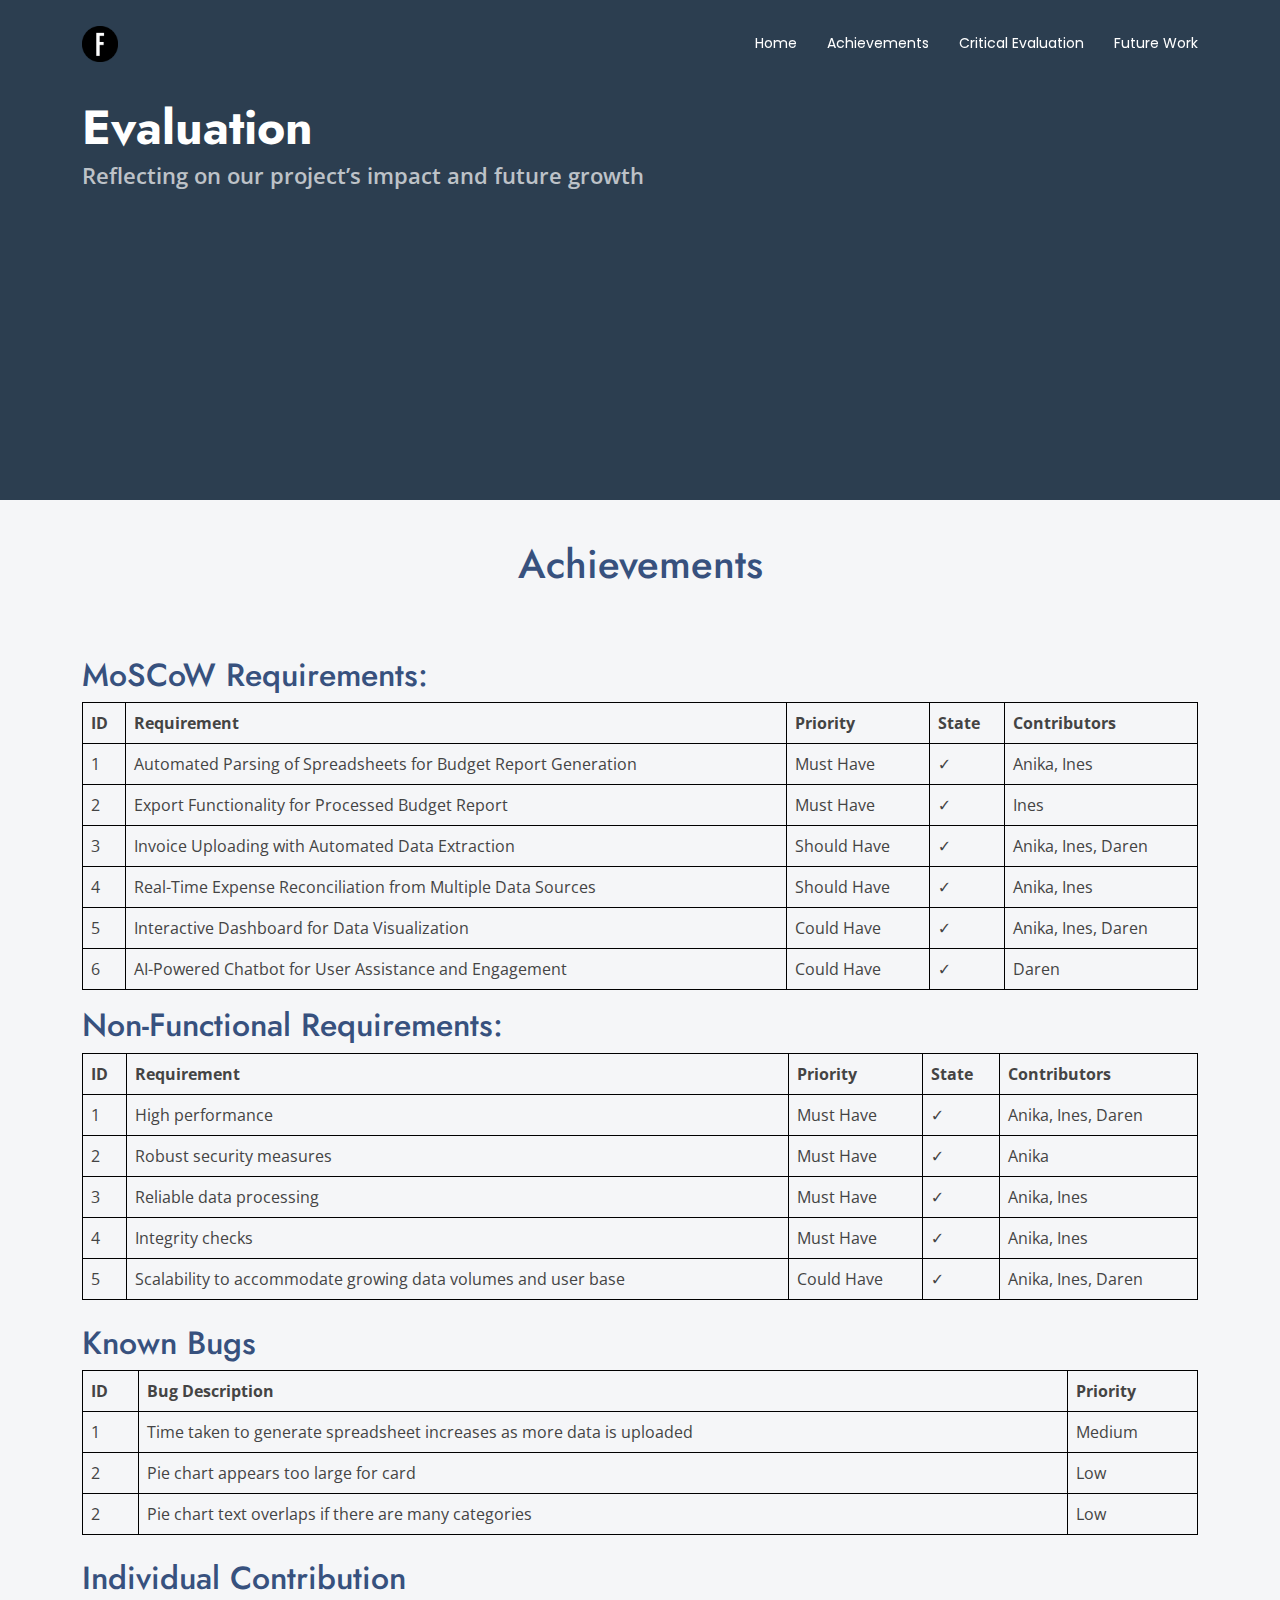
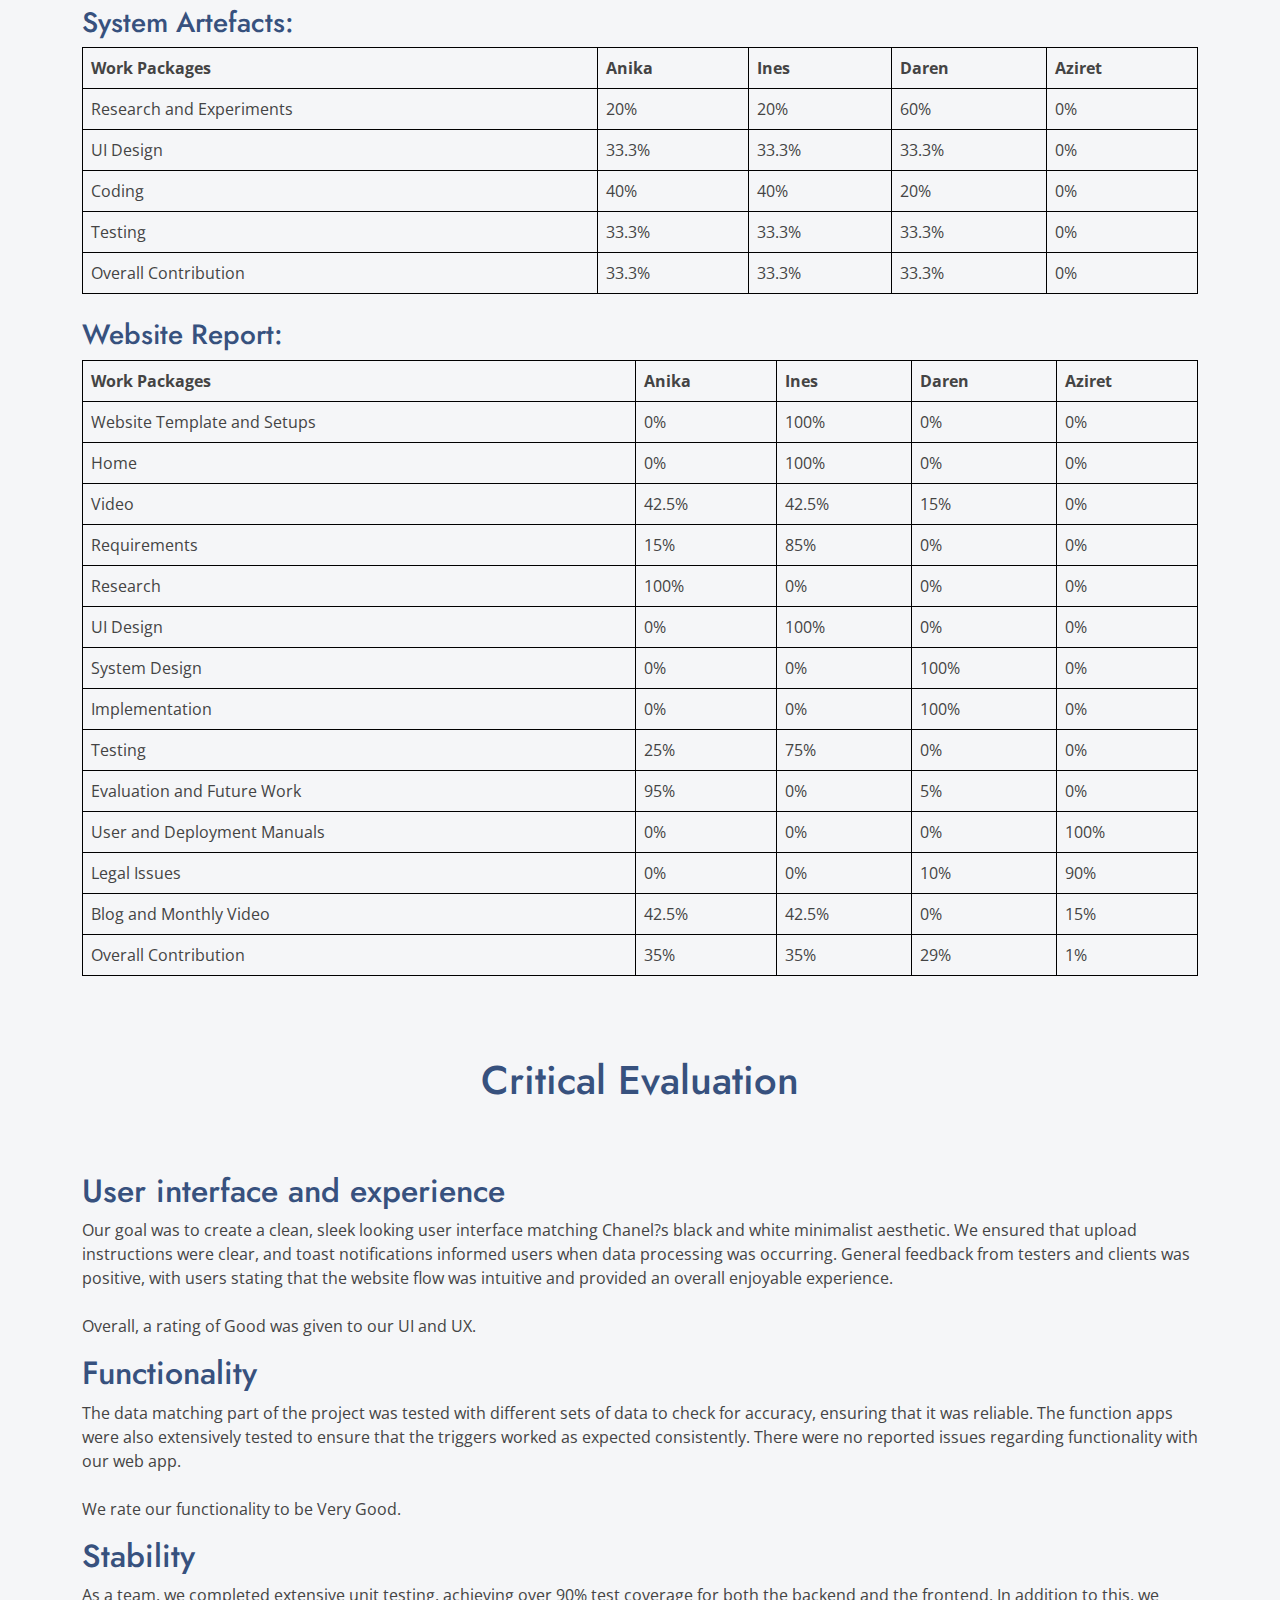
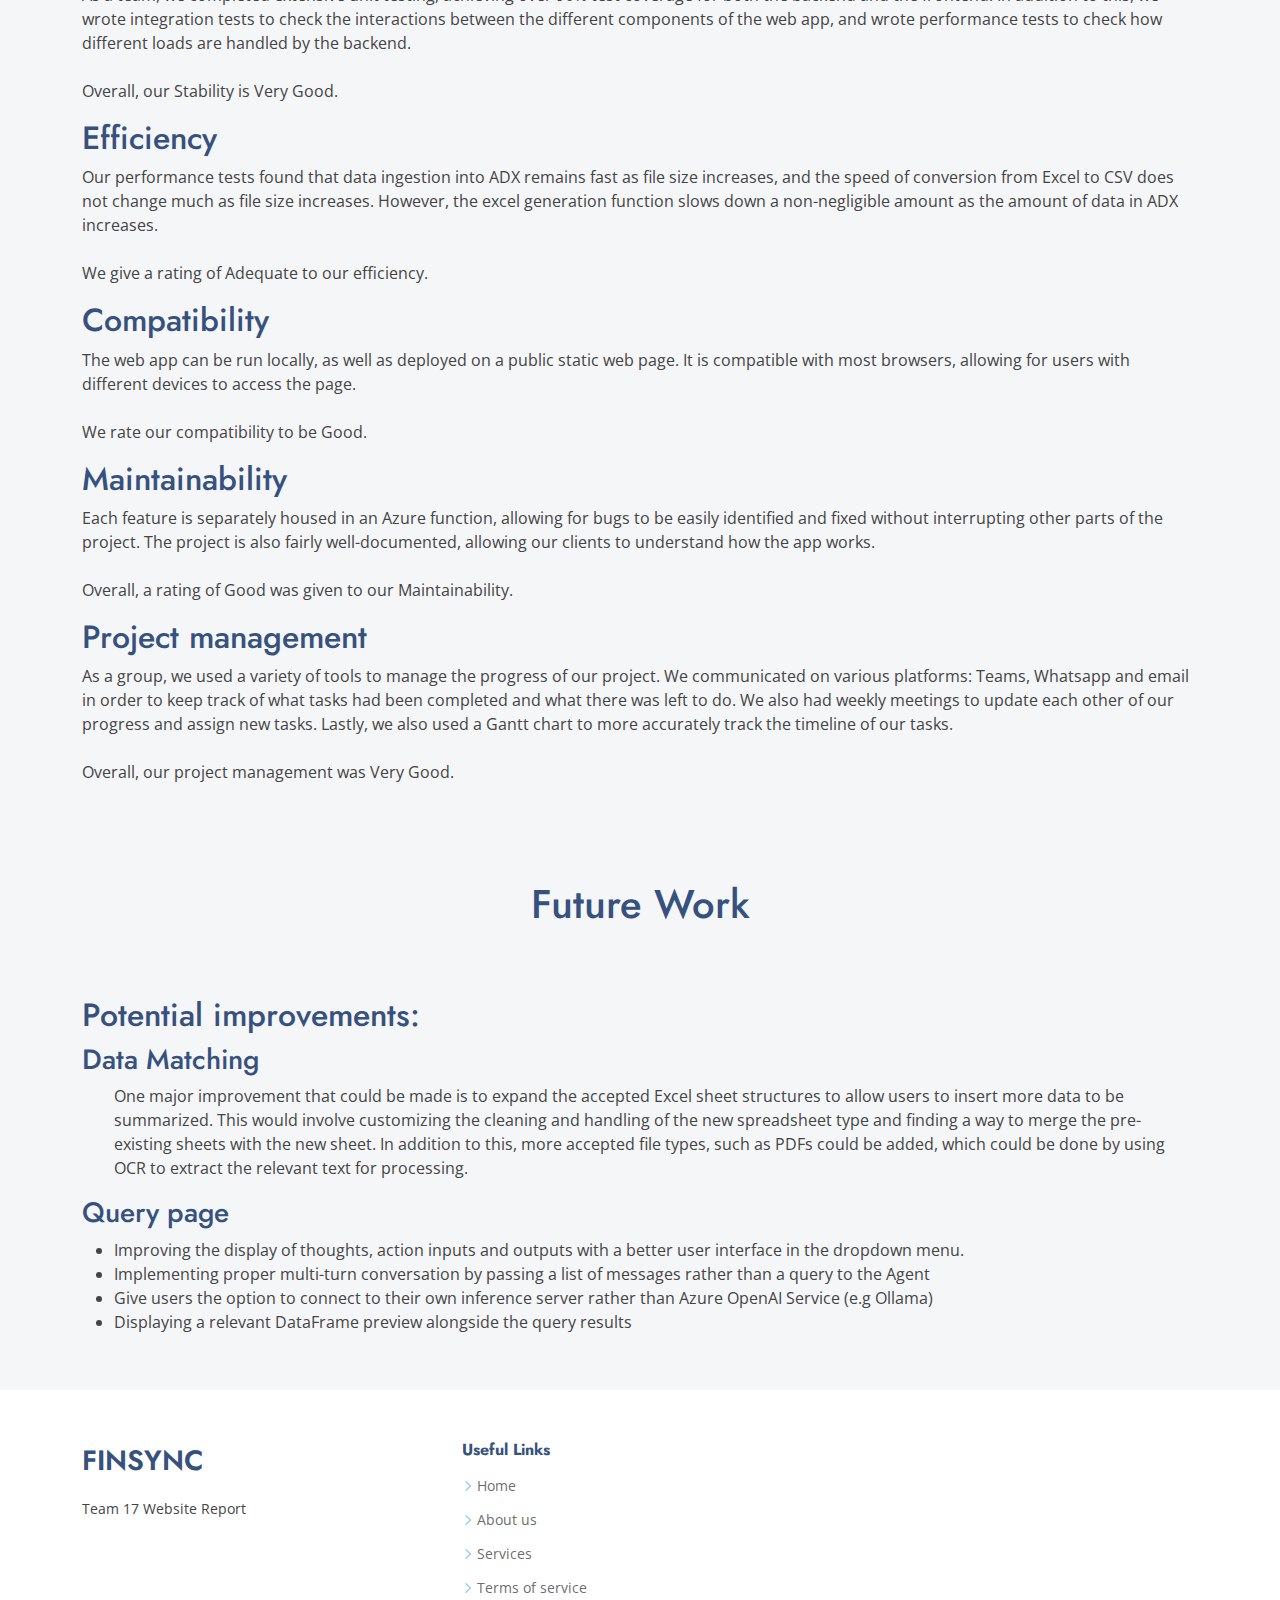
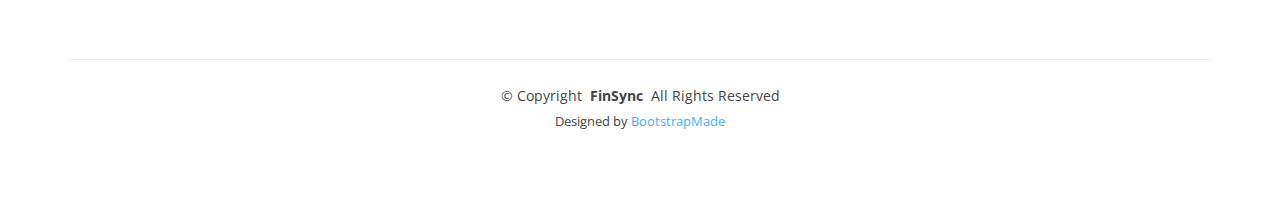
<file: evaluation.html>
<!DOCTYPE html>
<html lang="en">
 
<head>
  <meta charset="utf-8">
  <meta content="width=device-width, initial-scale=1.0" name="viewport">
  <title>FinSync - Research</title>
  <meta name="description" content="">
  <meta name="keywords" content="">
 
  <!-- Favicons -->
  <link href="assets/img/flogoo.png" rel="icon">
  <link href="assets/img/flogoo" rel="apple-touch-icon">
 
  <!-- Fonts -->
  <link href="https://fonts.googleapis.com" rel="preconnect">
  <link href="https://fonts.gstatic.com" rel="preconnect" crossorigin>
  <link
    href="https://fonts.googleapis.com/css2?family=Open+Sans:ital,wght@0,300;0,400;0,500;0,600;0,700;0,800;1,300;1,400;1,500;1,600;1,700;1,800&family=Poppins:ital,wght@0,100;0,200;0,300;0,400;0,500;0,600;0,700;0,800;0,900;1,100;1,200;1,300;1,400;1,500;1,600;1,700;1,800;1,900&family=Jost:ital,wght@0,100;0,200;0,300;0,400;0,500;0,600;0,700;0,800;0,900;1,100;1,200;1,300;1,400;1,500;1,600;1,700;1,800;1,900&display=swap"
    rel="stylesheet">
 
  <!-- Vendor CSS Files -->
  <link href="assets/vendor/bootstrap/css/bootstrap.min.css" rel="stylesheet">
  <link href="assets/vendor/bootstrap-icons/bootstrap-icons.css" rel="stylesheet">
  <link href="assets/vendor/aos/aos.css" rel="stylesheet">
  <link href="assets/vendor/glightbox/css/glightbox.min.css" rel="stylesheet">
  <link href="assets/vendor/swiper/swiper-bundle.min.css" rel="stylesheet">
 
  <!-- Main CSS File -->
  <link href="assets/css/main.css" rel="stylesheet">
 
  <!-- =======================================================
  * Template Name: Arsha
  * Template URL: https://bootstrapmade.com/arsha-free-bootstrap-html-template-corporate/
  * Updated: Aug 07 2024 with Bootstrap v5.3.3
  * Author: BootstrapMade.com
  * License: https://bootstrapmade.com/license/
  ======================================================== -->
 
 
 
</head>
 
<body class="index-page">
  <header id="header" class="header d-flex align-items-center fixed-top">
    <div class="container-fluid container-xl position-relative d-flex align-items-center">
 
      <a href="index.html" class="logo d-flex align-items-center me-auto">
        <!-- Uncomment below if you wish to use an image logo -->
        <img src="assets/img/flogoo.png" alt="">
      </a>
 
      <nav id="navmenu" class="navmenu">
        <ul>
          <li><a href="index.html">Home</a></li>
          <li><a href="#summary-achievements">Achievements</a></li>
          <li><a href="#critical-evaluation">Critical Evaluation</a></li>
          <li><a href="#future-work">Future Work</a></li>
        </ul>
        <i class="mobile-nav-toggle d-xl-none bi bi-list"></i>
      </nav>
      
 
    </div>
  </header>
 
  <main class="main">
 
    <!-- Hero Section -->
   <section id="hero" class="hero dark-background">
    <div class="container">
      <h1>Evaluation</h1>
      <p>Reflecting on our project’s impact and future growth</p>
    </div>
  </section>
 <!-- /Hero Section -->
 
   
    <section id="summary-achievements" class="section light-background">
      <div class="container">
        <h1 class="section-title">Achievements</h1>
        <h2>MoSCoW Requirements:</h2>
        <table style="width:100%; border-collapse: collapse; border: 1px solid black;">
          <thead>
            <tr style="border: 1px solid black;">
              <th style="border: 1px solid black; padding: 8px;">ID</th>
              <th style="border: 1px solid black; padding: 8px;">Requirement</th>
              <th style="border: 1px solid black; padding: 8px;">Priority</th>
              <th style="border: 1px solid black; padding: 8px;">State</th>
              <th style="border: 1px solid black; padding: 8px;">Contributors</th>
            </tr>
          </thead>
          <tbody>
            <tr style="border: 1px solid black;">
              <td style="border: 1px solid black; padding: 8px;">1</td>
              <td style="border: 1px solid black; padding: 8px;">Automated Parsing of Spreadsheets for Budget Report
                Generation</td>
              <td style="border: 1px solid black; padding: 8px;">Must Have</td>
              <td style="border: 1px solid black; padding: 8px;">&#10003;</td>
              <td style="border: 1px solid black; padding: 8px;">Anika, Ines</td>
            </tr>
            <tr style="border: 1px solid black;">
              <td style="border: 1px solid black; padding: 8px;">2</td>
              <td style="border: 1px solid black; padding: 8px;">Export Functionality for Processed Budget Report  </td>
              <td style="border: 1px solid black; padding: 8px;">Must Have</td>
              <td style="border: 1px solid black; padding: 8px;">&#10003;</td>
              <td style="border: 1px solid black; padding: 8px;">Ines</td>
            </tr>
            <tr style="border: 1px solid black;">
              <td style="border: 1px solid black; padding: 8px;">3</td>
              <td style="border: 1px solid black; padding: 8px;">Invoice Uploading with Automated Data Extraction </td>
              <td style="border: 1px solid black; padding: 8px;">Should Have</td>
              <td style="border: 1px solid black; padding: 8px;">&#10003;</td>
              <td style="border: 1px solid black; padding: 8px;">Anika, Ines, Daren</td>
            </tr>
            <tr style="border: 1px solid black;">
              <td style="border: 1px solid black; padding: 8px;">4</td>
              <td style="border: 1px solid black; padding: 8px;">Real-Time Expense Reconciliation from Multiple Data
                Sources </td>
              <td style="border: 1px solid black; padding: 8px;">Should Have</td>
              <td style="border: 1px solid black; padding: 8px;">&#10003;</td>
              <td style="border: 1px solid black; padding: 8px;">Anika, Ines</td>
            </tr>
            <tr style="border: 1px solid black;">
              <td style="border: 1px solid black; padding: 8px;">5</td>
              <td style="border: 1px solid black; padding: 8px;">Interactive Dashboard for Data Visualization </td>
              <td style="border: 1px solid black; padding: 8px;">Could Have</td>
              <td style="border: 1px solid black; padding: 8px;">&#10003;</td>
              <td style="border: 1px solid black; padding: 8px;">Anika, Ines, Daren</td>
            </tr>
            <tr style="border: 1px solid black;">
              <td style="border: 1px solid black; padding: 8px;">6</td>
              <td style="border: 1px solid black; padding: 8px;">AI-Powered Chatbot for User Assistance and Engagement
              </td>
              <td style="border: 1px solid black; padding: 8px;">Could Have</td>
              <td style="border: 1px solid black; padding: 8px;">&#10003;</td>
              <td style="border: 1px solid black; padding: 8px;">Daren</td>
            </tr>
          </tbody>
        </table>
        </p>
        <h2>Non-Functional Requirements:</h2>
        <table style="width:100%; border-collapse: collapse; border: 1px solid black;">
          <thead>
            <tr style="border: 1px solid black;">
              <th style="border: 1px solid black; padding: 8px;">ID</th>
              <th style="border: 1px solid black; padding: 8px;">Requirement</th>
              <th style="border: 1px solid black; padding: 8px;">Priority</th>
              <th style="border: 1px solid black; padding: 8px;">State</th>
              <th style="border: 1px solid black; padding: 8px;">Contributors</th>
            </tr>
          </thead>
          <tbody>
            <tr style="border: 1px solid black;">
              <td style="border: 1px solid black; padding: 8px;">1</td>
              <td style="border: 1px solid black; padding: 8px;">High performance</td>
              <td style="border: 1px solid black; padding: 8px;">Must Have</td>
              <td style="border: 1px solid black; padding: 8px;">&#10003;</td>
              <td style="border: 1px solid black; padding: 8px;">Anika, Ines, Daren</td>
            </tr>
            <tr style="border: 1px solid black;">
              <td style="border: 1px solid black; padding: 8px;">2</td>
              <td style="border: 1px solid black; padding: 8px;">Robust security measures</td>
              <td style="border: 1px solid black; padding: 8px;">Must Have</td>
              <td style="border: 1px solid black; padding: 8px;">&#10003;</td>
              <td style="border: 1px solid black; padding: 8px;">Anika</td>
            </tr>
            <tr style="border: 1px solid black;">
              <td style="border: 1px solid black; padding: 8px;">3</td>
              <td style="border: 1px solid black; padding: 8px;">Reliable data processing</td>
              <td style="border: 1px solid black; padding: 8px;">Must Have</td>
              <td style="border: 1px solid black; padding: 8px;">&#10003;</td>
              <td style="border: 1px solid black; padding: 8px;">Anika, Ines</td>
            </tr>
            <tr style="border: 1px solid black;">
              <td style="border: 1px solid black; padding: 8px;">4</td>
              <td style="border: 1px solid black; padding: 8px;">Integrity checks</td>
              <td style="border: 1px solid black; padding: 8px;">Must Have</td>
              <td style="border: 1px solid black; padding: 8px;">&#10003;</td>
              <td style="border: 1px solid black; padding: 8px;">Anika, Ines</td>
            </tr>
            <tr style="border: 1px solid black;">
              <td style="border: 1px solid black; padding: 8px;">5</td>
              <td style="border: 1px solid black; padding: 8px;">Scalability to accommodate growing data volumes and
                user base</td>
              <td style="border: 1px solid black; padding: 8px;">Could Have</td>
              <td style="border: 1px solid black; padding: 8px;">&#10003;</td>
              <td style="border: 1px solid black; padding: 8px;">Anika, Ines, Daren</td>
            </tr>
          </tbody>
        </table><br>
        <h2>Known Bugs</h2>
        <table style="width:100%; border-collapse: collapse; border: 1px solid black;">
          <thead>
            <tr style="border: 1px solid black;">
              <th style="border: 1px solid black; padding: 8px;">ID</th>
              <th style="border: 1px solid black; padding: 8px;">Bug Description</th>
              <th style="border: 1px solid black; padding: 8px;">Priority</th>
            </tr>
          </thead>
          <tbody>
            <tr style="border: 1px solid black;">
              <td style="border: 1px solid black; padding: 8px;">1</td>
              <td style="border: 1px solid black; padding: 8px;">Time taken to generate spreadsheet increases as more
                data is uploaded</td>
              <td style="border: 1px solid black; padding: 8px;">Medium</td>
            </tr>
            <tr style="border: 1px solid black;">
              <td style="border: 1px solid black; padding: 8px;">2</td>
              <td style="border: 1px solid black; padding: 8px;">Pie chart appears too large for card</td>
              <td style="border: 1px solid black; padding: 8px;">Low</td>
            </tr>
            <tr style="border: 1px solid black;">
              <td style="border: 1px solid black; padding: 8px;">2</td>
              <td style="border: 1px solid black; padding: 8px;">Pie chart text overlaps if there are many categories
              </td>
              <td style="border: 1px solid black; padding: 8px;">Low</td>
            </tr>
          </tbody>
        </table><br>
        <h2>Individual Contribution</h2>
        <h3>System Artefacts:</h3>
        <table style="width:100%; border-collapse: collapse; border: 1px solid black;">
          <thead>
            <tr style="border: 1px solid black;">
              <th style="border: 1px solid black; padding: 8px;">Work Packages</th>
              <th style="border: 1px solid black; padding: 8px;">Anika</th>
              <th style="border: 1px solid black; padding: 8px;">Ines</th>
              <th style="border: 1px solid black; padding: 8px;">Daren</th>
              <th style="border: 1px solid black; padding: 8px;">Aziret</th>
            </tr>
          </thead>
          <tbody>
            <tr style="border: 1px solid black;">
              <td style="border: 1px solid black; padding: 8px;">Research and Experiments</td>
              <td style="border: 1px solid black; padding: 8px;">20%</td>
              <td style="border: 1px solid black; padding: 8px;">20%</td>
              <td style="border: 1px solid black; padding: 8px;">60%</td>
              <td style="border: 1px solid black; padding: 8px;">0%</td>
            </tr>
            <tr style="border: 1px solid black;">
              <td style="border: 1px solid black; padding: 8px;">UI Design</td>
              <td style="border: 1px solid black; padding: 8px;">33.3%</td>
              <td style="border: 1px solid black; padding: 8px;">33.3%</td>
              <td style="border: 1px solid black; padding: 8px;">33.3%</td>
              <td style="border: 1px solid black; padding: 8px;">0%</td>
            </tr>
            <tr style="border: 1px solid black;">
              <td style="border: 1px solid black; padding: 8px;">Coding</td>
              <td style="border: 1px solid black; padding: 8px;">40%</td>
              <td style="border: 1px solid black; padding: 8px;">40%</td>
              <td style="border: 1px solid black; padding: 8px;">20%</td>
              <td style="border: 1px solid black; padding: 8px;">0%</td>
            </tr>
            <tr style="border: 1px solid black;">
              <td style="border: 1px solid black; padding: 8px;">Testing</td>
              <td style="border: 1px solid black; padding: 8px;">33.3%</td>
              <td style="border: 1px solid black; padding: 8px;">33.3%</td>
              <td style="border: 1px solid black; padding: 8px;">33.3%</td>
              <td style="border: 1px solid black; padding: 8px;">0%</td>
            </tr>
            <tr style="border: 1px solid black;">
              <td style="border: 1px solid black; padding: 8px;">Overall Contribution</td>
              <td style="border: 1px solid black; padding: 8px;">33.3%</td>
              <td style="border: 1px solid black; padding: 8px;">33.3%</td>
              <td style="border: 1px solid black; padding: 8px;">33.3%</td>
              <td style="border: 1px solid black; padding: 8px;">0%</td>
            </tr>
          </tbody>
        </table><br>
        <h3>Website Report:</h3>
        <table style="width:100%; border-collapse: collapse; border: 1px solid black;">
          <thead>
            <tr style="border: 1px solid black;">
              <th style="border: 1px solid black; padding: 8px;">Work Packages</th>
              <th style="border: 1px solid black; padding: 8px;">Anika</th>
              <th style="border: 1px solid black; padding: 8px;">Ines</th>
              <th style="border: 1px solid black; padding: 8px;">Daren</th>
              <th style="border: 1px solid black; padding: 8px;">Aziret</th>
            </tr>
          </thead>
          <tbody>
            <tr style="border: 1px solid black;">
              <td style="border: 1px solid black; padding: 8px;">Website Template and Setups</td>
              <td style="border: 1px solid black; padding: 8px;">0%</td>
              <td style="border: 1px solid black; padding: 8px;">100%</td>
              <td style="border: 1px solid black; padding: 8px;">0%</td>
              <td style="border: 1px solid black; padding: 8px;">0%</td>
            </tr>
            <tr style="border: 1px solid black;">
              <td style="border: 1px solid black; padding: 8px;">Home</td>
              <td style="border: 1px solid black; padding: 8px;">0%</td>
              <td style="border: 1px solid black; padding: 8px;">100%</td>
              <td style="border: 1px solid black; padding: 8px;">0%</td>
              <td style="border: 1px solid black; padding: 8px;">0%</td>
            </tr>
            <tr style="border: 1px solid black;">
              <td style="border: 1px solid black; padding: 8px;">Video</td>
              <td style="border: 1px solid black; padding: 8px;">42.5%</td>
              <td style="border: 1px solid black; padding: 8px;">42.5%</td>
              <td style="border: 1px solid black; padding: 8px;">15%</td>
              <td style="border: 1px solid black; padding: 8px;">0%</td>
            </tr>
            <tr style="border: 1px solid black;">
              <td style="border: 1px solid black; padding: 8px;">Requirements</td>
              <td style="border: 1px solid black; padding: 8px;">15%</td>
              <td style="border: 1px solid black; padding: 8px;">85%</td>
              <td style="border: 1px solid black; padding: 8px;">0%</td>
              <td style="border: 1px solid black; padding: 8px;">0%</td>
            </tr>
            <tr style="border: 1px solid black;">
              <td style="border: 1px solid black; padding: 8px;">Research</td>
              <td style="border: 1px solid black; padding: 8px;">100%</td>
              <td style="border: 1px solid black; padding: 8px;">0%</td>
              <td style="border: 1px solid black; padding: 8px;">0%</td>
              <td style="border: 1px solid black; padding: 8px;">0%</td>
            </tr>
            <tr style="border: 1px solid black;">
              <td style="border: 1px solid black; padding: 8px;">UI Design</td>
              <td style="border: 1px solid black; padding: 8px;">0%</td>
              <td style="border: 1px solid black; padding: 8px;">100%</td>
              <td style="border: 1px solid black; padding: 8px;">0%</td>
              <td style="border: 1px solid black; padding: 8px;">0%</td>
            </tr>
            <tr style="border: 1px solid black;">
              <td style="border: 1px solid black; padding: 8px;">System Design</td>
              <td style="border: 1px solid black; padding: 8px;">0%</td>
              <td style="border: 1px solid black; padding: 8px;">0%</td>
              <td style="border: 1px solid black; padding: 8px;">100%</td>
              <td style="border: 1px solid black; padding: 8px;">0%</td>
            </tr>
            <tr style="border: 1px solid black;">
              <td style="border: 1px solid black; padding: 8px;">Implementation</td>
              <td style="border: 1px solid black; padding: 8px;">0%</td>
              <td style="border: 1px solid black; padding: 8px;">0%</td>
              <td style="border: 1px solid black; padding: 8px;">100%</td>
              <td style="border: 1px solid black; padding: 8px;">0%</td>
            </tr>
            <tr style="border: 1px solid black;">
              <td style="border: 1px solid black; padding: 8px;">Testing</td>
              <td style="border: 1px solid black; padding: 8px;">25%</td>
              <td style="border: 1px solid black; padding: 8px;">75%</td>
              <td style="border: 1px solid black; padding: 8px;">0%</td>
              <td style="border: 1px solid black; padding: 8px;">0%</td>
            </tr>
            <tr style="border: 1px solid black;">
              <td style="border: 1px solid black; padding: 8px;">Evaluation and Future Work</td>
              <td style="border: 1px solid black; padding: 8px;">95%</td>
              <td style="border: 1px solid black; padding: 8px;">0%</td>
              <td style="border: 1px solid black; padding: 8px;">5%</td>
              <td style="border: 1px solid black; padding: 8px;">0%</td>
            </tr>
            <tr style="border: 1px solid black;">
              <td style="border: 1px solid black; padding: 8px;">User and Deployment Manuals</td>
              <td style="border: 1px solid black; padding: 8px;">0%</td>
              <td style="border: 1px solid black; padding: 8px;">0%</td>
              <td style="border: 1px solid black; padding: 8px;">0%</td>
              <td style="border: 1px solid black; padding: 8px;">100%</td>
            </tr>
            <tr style="border: 1px solid black;">
              <td style="border: 1px solid black; padding: 8px;">Legal Issues</td>
              <td style="border: 1px solid black; padding: 8px;">0%</td>
              <td style="border: 1px solid black; padding: 8px;">0%</td>
              <td style="border: 1px solid black; padding: 8px;">10%</td>
              <td style="border: 1px solid black; padding: 8px;">90%</td>
            </tr>
            <tr style="border: 1px solid black;">
              <td style="border: 1px solid black; padding: 8px;">Blog and Monthly Video</td>
              <td style="border: 1px solid black; padding: 8px;">42.5%</td>
              <td style="border: 1px solid black; padding: 8px;">42.5%</td>
              <td style="border: 1px solid black; padding: 8px;">0%</td>
              <td style="border: 1px solid black; padding: 8px;">15%</td>
            </tr>
            <tr style="border: 1px solid black;">
              <td style="border: 1px solid black; padding: 8px;">Overall Contribution</td>
              <td style="border: 1px solid black; padding: 8px;">35%</td>
              <td style="border: 1px solid black; padding: 8px;">35%</td>
              <td style="border: 1px solid black; padding: 8px;">29%</td>
              <td style="border: 1px solid black; padding: 8px;">1%</td>
            </tr>
          </tbody>
        </table>
      </div>
    </section>
 
    <section id="critical-evaluation" class="section light-background">
      <div class="container">
        <h1 class="section-title">Critical Evaluation</h1>
        <h2> User interface and experience</h2>
        <p>
            Our goal was to create a clean, sleek looking user interface matching Chanel?s black and white minimalist aesthetic. We ensured that upload instructions were clear, and toast notifications informed users when data processing was occurring. General feedback from testers and clients was positive, with users stating that the website flow was intuitive and provided an overall enjoyable experience. <br>
            <br>Overall, a rating of Good was given to our UI and UX.<br>
        </p>
        <h2>Functionality</h2>
        <p>
            The data matching part of the project was tested with different sets of data to check for accuracy, ensuring that it was reliable. The function apps were also extensively tested to ensure that the triggers worked as expected consistently. There were no reported issues regarding functionality with our web app. <br>
            <br>We rate our functionality to be Very Good.<br>
        </p>
        <h2>Stability</h2>
        <p>
            As a team, we completed extensive unit testing, achieving over 90% test coverage for both the backend and the frontend. In addition to this, we wrote integration tests to check the interactions between the different components of the web app, and wrote performance tests to check how different loads are handled by the backend.  <br>
            <br>Overall, our Stability is Very Good.<br>
        </p>
        <h2>Efficiency</h2>
        <p>
            Our performance tests found that data ingestion into ADX remains fast as file size increases, and the speed of conversion from Excel to CSV does not change much as file size increases. However, the excel generation function slows down a non-negligible amount as the amount of data in ADX increases. <br>
            <br>We give a rating of Adequate to our efficiency.<br>
        </p>
        <h2>Compatibility</h2>
        <p>
            The web app can be run locally, as well as deployed on a public static web page. It is compatible with most browsers, allowing for users with different devices to access the page.  <br>
            <br>We rate our compatibility to be Good.<br>
        </p>
        <h2>Maintainability</h2>
        <p>
            Each feature is separately housed in an Azure function, allowing for bugs to be easily identified and fixed without interrupting other parts of the project. The project is also fairly well-documented, allowing our clients to understand how the app works.   <br>
            <br>Overall, a rating of Good was given to our Maintainability.<br>
        </p>
        <h2>Project management</h2>
        <p>
            As a group, we used a variety of tools to manage the progress of our project. We communicated on various platforms: Teams, Whatsapp and email in order to keep track of what tasks had been completed and what there was left to do. We also had weekly meetings to update each other of our progress and assign new tasks. Lastly, we also used a Gantt chart to more accurately track the timeline of our tasks.  <br>
            <br>Overall, our project management was Very Good.
        </p>
      </div>
    </section>
 
    <section id="future-work" class="section light-background">
    <h1 class="section-title">Future Work</h1>
      <div class="container">
        <h2>Potential improvements:</h2>
        <h3>Data Matching</h3>
        <ul>
            <p>
                One major improvement that could be made is to expand the accepted Excel sheet structures to allow users to insert more data to be summarized. This would involve customizing the cleaning and handling of the new spreadsheet type and finding a way to merge the pre-existing sheets with the new sheet. In addition to this, more accepted file types, such as PDFs could be added, which could be done by using OCR to extract the relevant text for processing.
            </p>
        </ul>
        <h3>Query page</h3>
        <ul>
          <li>Improving the display of thoughts, action inputs and outputs with a better user interface in the dropdown menu.</li>
          <li>Implementing proper multi-turn conversation by passing a list of messages rather than a query to the Agent
          </li>
          <li>Give users the option to connect to their own inference server rather than Azure OpenAI Service (e.g
            Ollama)</li>
          <li>Displaying a relevant DataFrame preview alongside the query results</li>
          </li>
        </ul>
      </div>
    </section>
 
    <footer id="footer" class="footer">
      <div class="container footer-top">
        <div class="row gy-4">
          <div class="col-lg-4 col-md-6 footer-about">
            <a href="index.html" class="d-flex align-items-center">
              <span class="sitename">FinSync</span>
            </a>
            <div class="footer-contact pt-3">
              <p>Team 17 Website Report</p>
            </div>
          </div>
 
          <div class="col-lg-2 col-md-3 footer-links">
            <h4>Useful Links</h4>
            <ul>
              <li><i class="bi bi-chevron-right"></i> <a href="#">Home</a></li>
              <li><i class="bi bi-chevron-right"></i> <a href="#">About us</a></li>
              <li><i class="bi bi-chevron-right"></i> <a href="#">Services</a></li>
              <li><i class="bi bi-chevron-right"></i> <a href="#">Terms of service</a></li>
            </ul>
          </div>
 
 
 
        </div>
      </div>
 
      <div class="container copyright text-center mt-4">
        <p>© <span>Copyright</span> <strong class="px-1 sitename">FinSync</strong> <span>All Rights Reserved</span></p>
        <div class="credits">
          <!-- All the links in the footer should remain intact. -->
          <!-- You can delete the links only if you've purchased the pro version. -->
          <!-- Licensing information: https://bootstrapmade.com/license/ -->
          <!-- Purchase the pro version with working PHP/AJAX contact form: [buy-url] -->
          Designed by <a href="https://bootstrapmade.com/">BootstrapMade</a>
        </div>
      </div>
 
    </footer>
 
    <!-- Scroll Top -->
    <a href="#" id="scroll-top" class="scroll-top d-flex align-items-center justify-content-center"><i
        class="bi bi-arrow-up-short"></i></a>
 
    <!-- Preloader -->
    <div id="preloader"></div>
 
    <!-- Vendor JS Files -->
    <script src="assets/vendor/bootstrap/js/bootstrap.bundle.min.js"></script>
    <script src="assets/vendor/php-email-form/validate.js"></script>
    <script src="assets/vendor/aos/aos.js"></script>
    <script src="assets/vendor/glightbox/js/glightbox.min.js"></script>
    <script src="assets/vendor/swiper/swiper-bundle.min.js"></script>
    <script src="assets/vendor/waypoints/noframework.waypoints.js"></script>
    <script src="assets/vendor/imagesloaded/imagesloaded.pkgd.min.js"></script>
    <script src="assets/vendor/isotope-layout/isotope.pkgd.min.js"></script>
 
    <!-- Main JS File -->
    <script src="assets/js/main.js"></script>
 
</body>
 
</html>
</file>
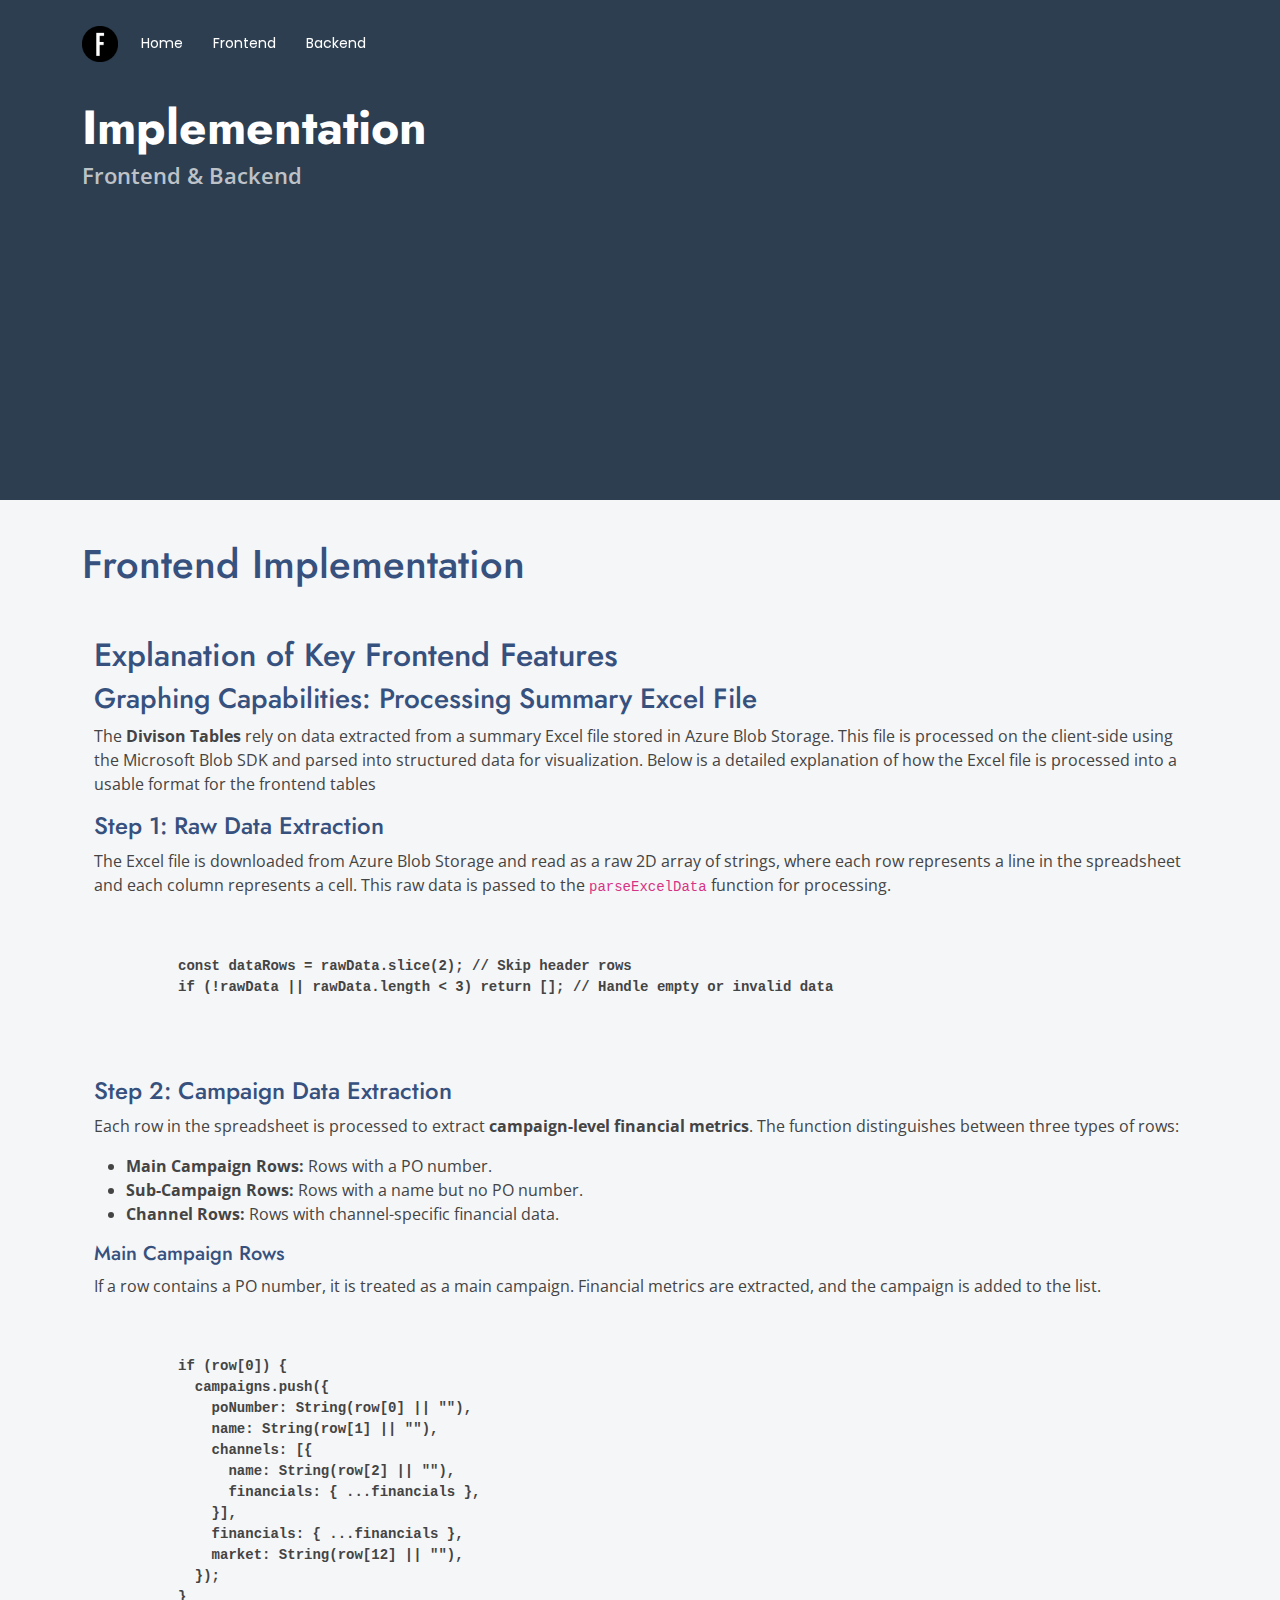
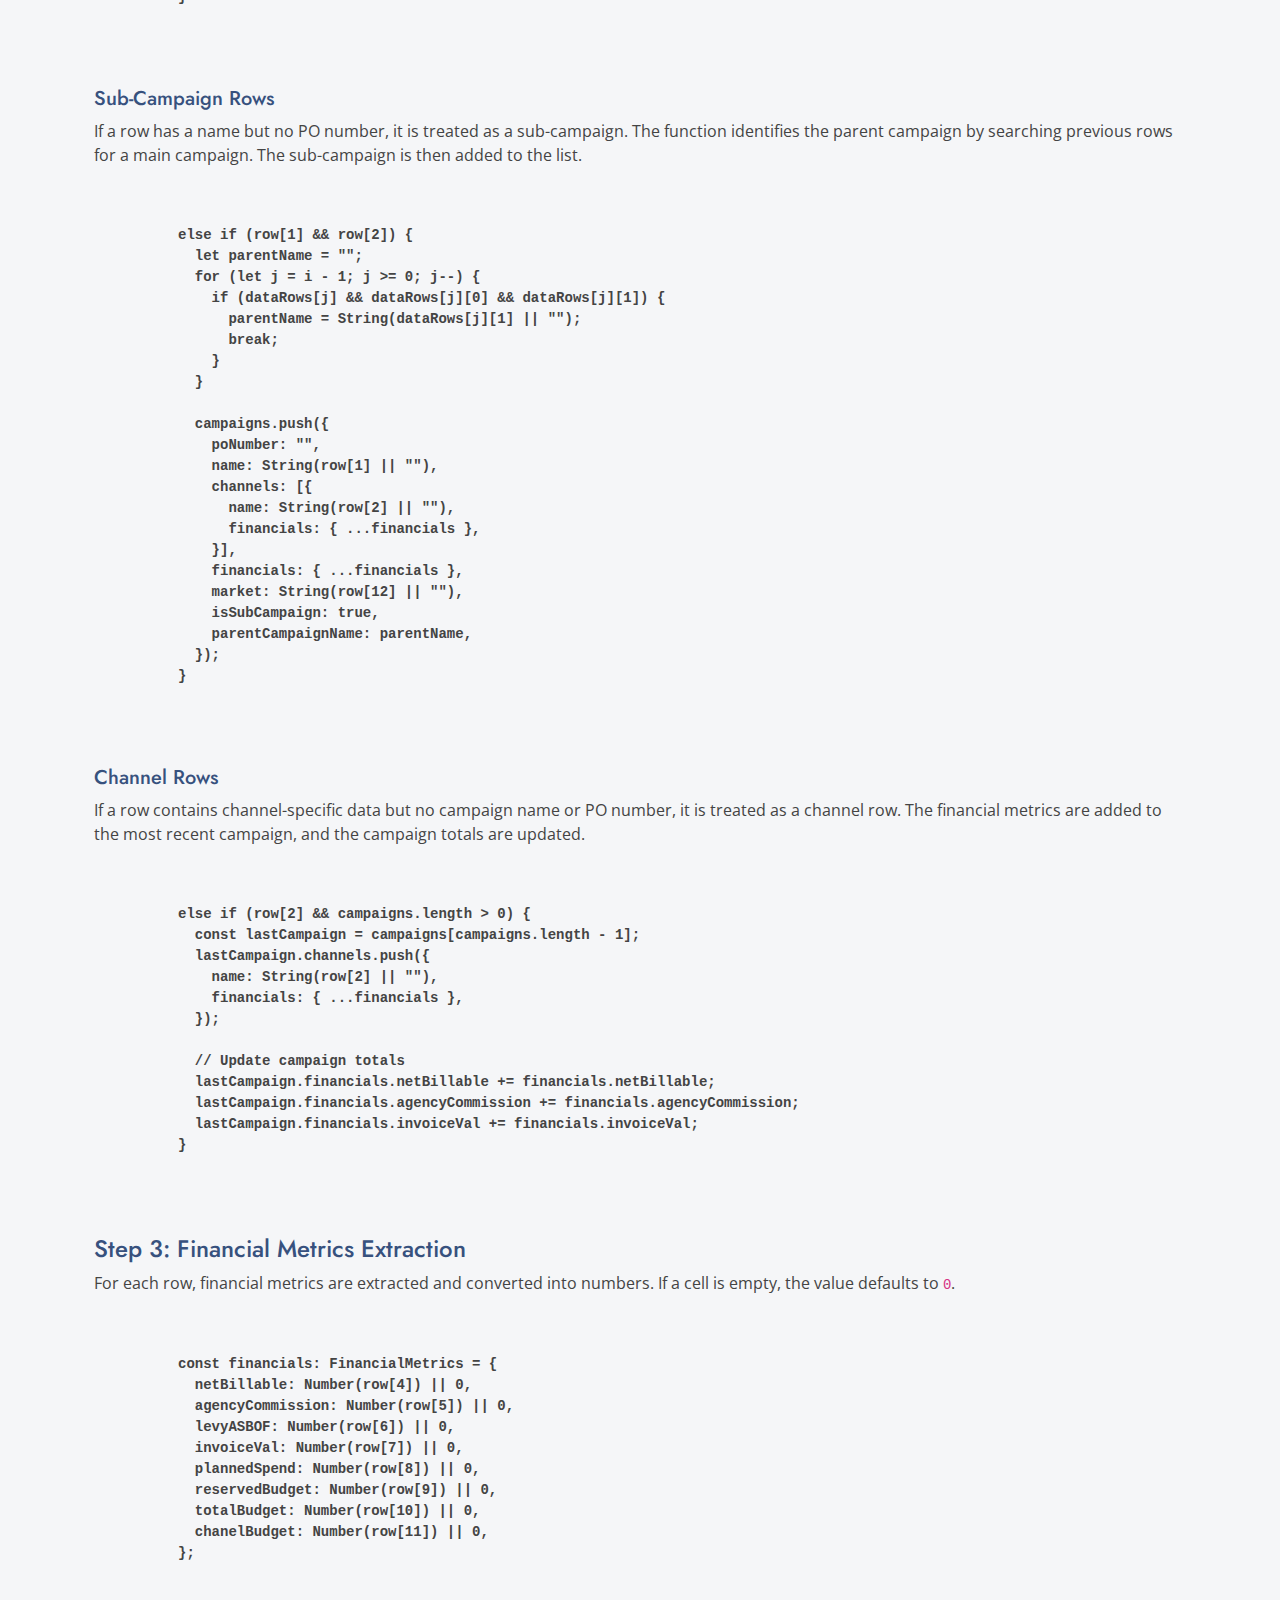
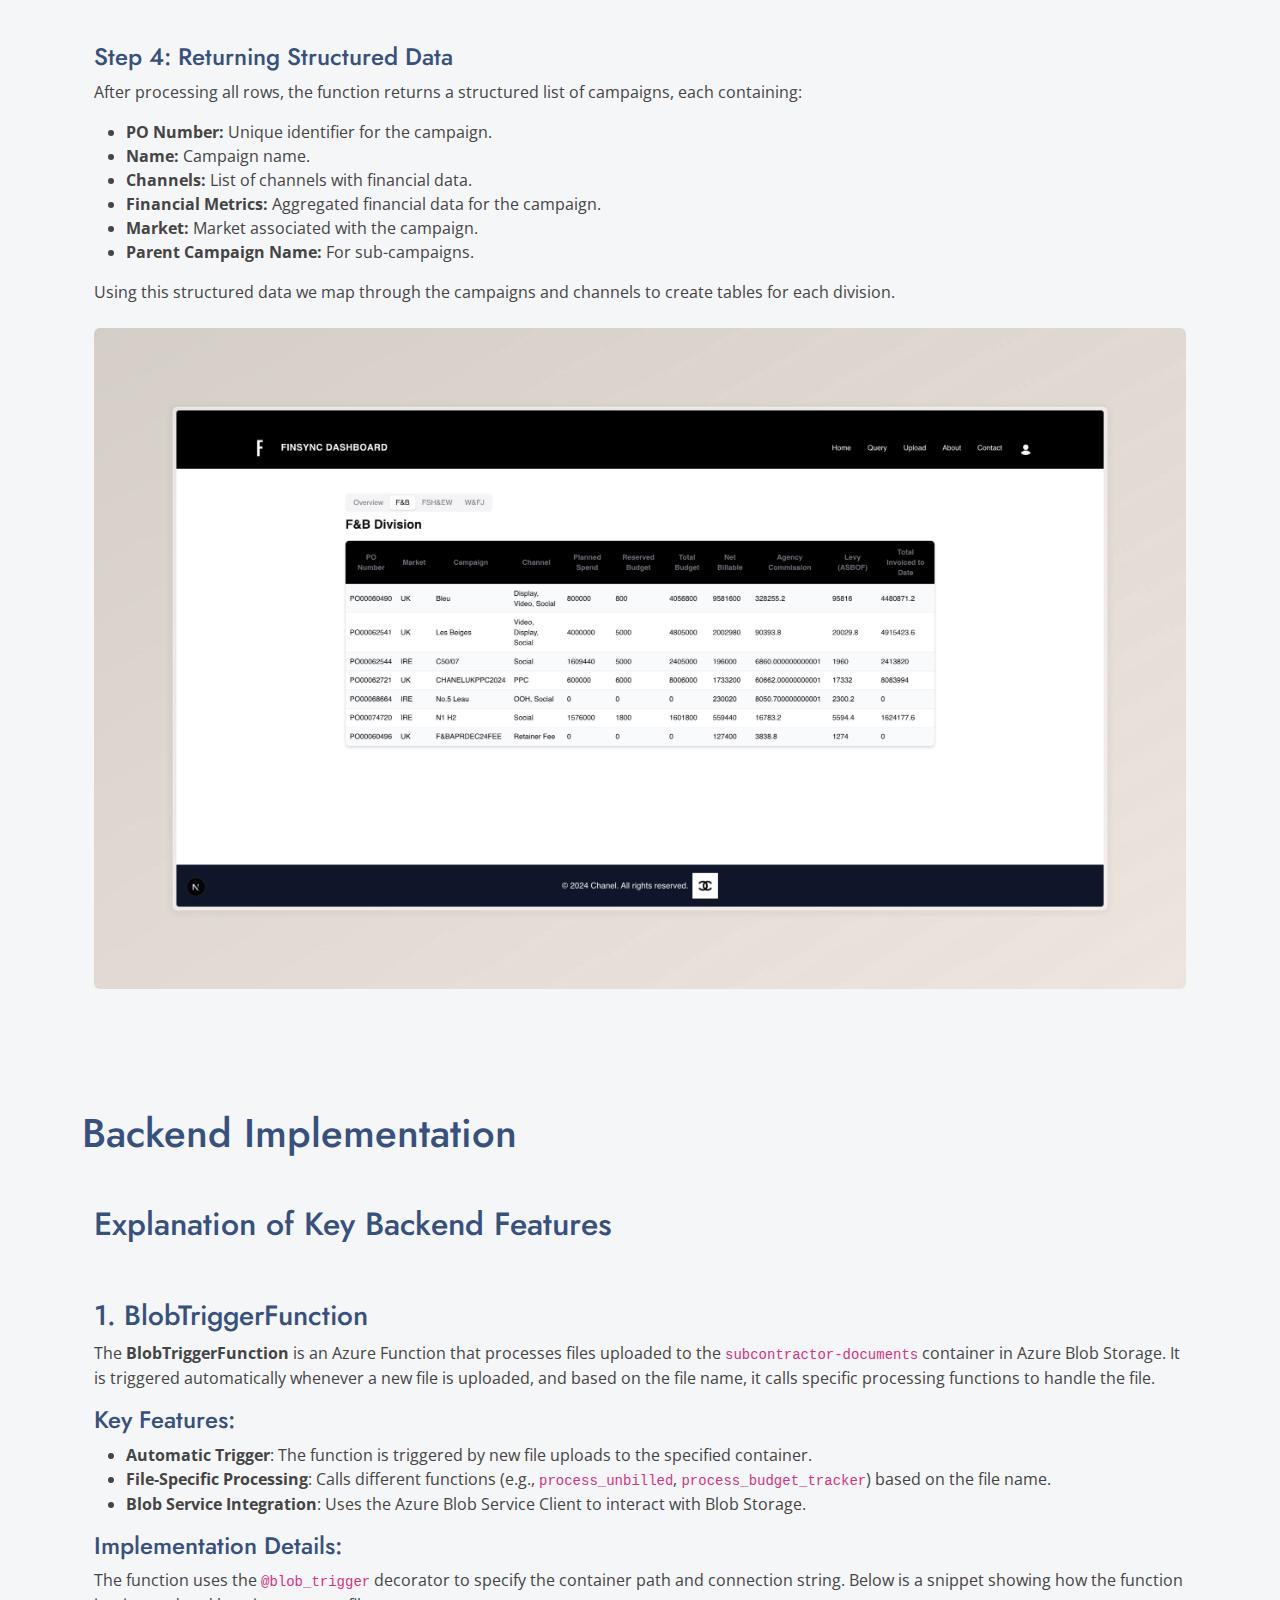
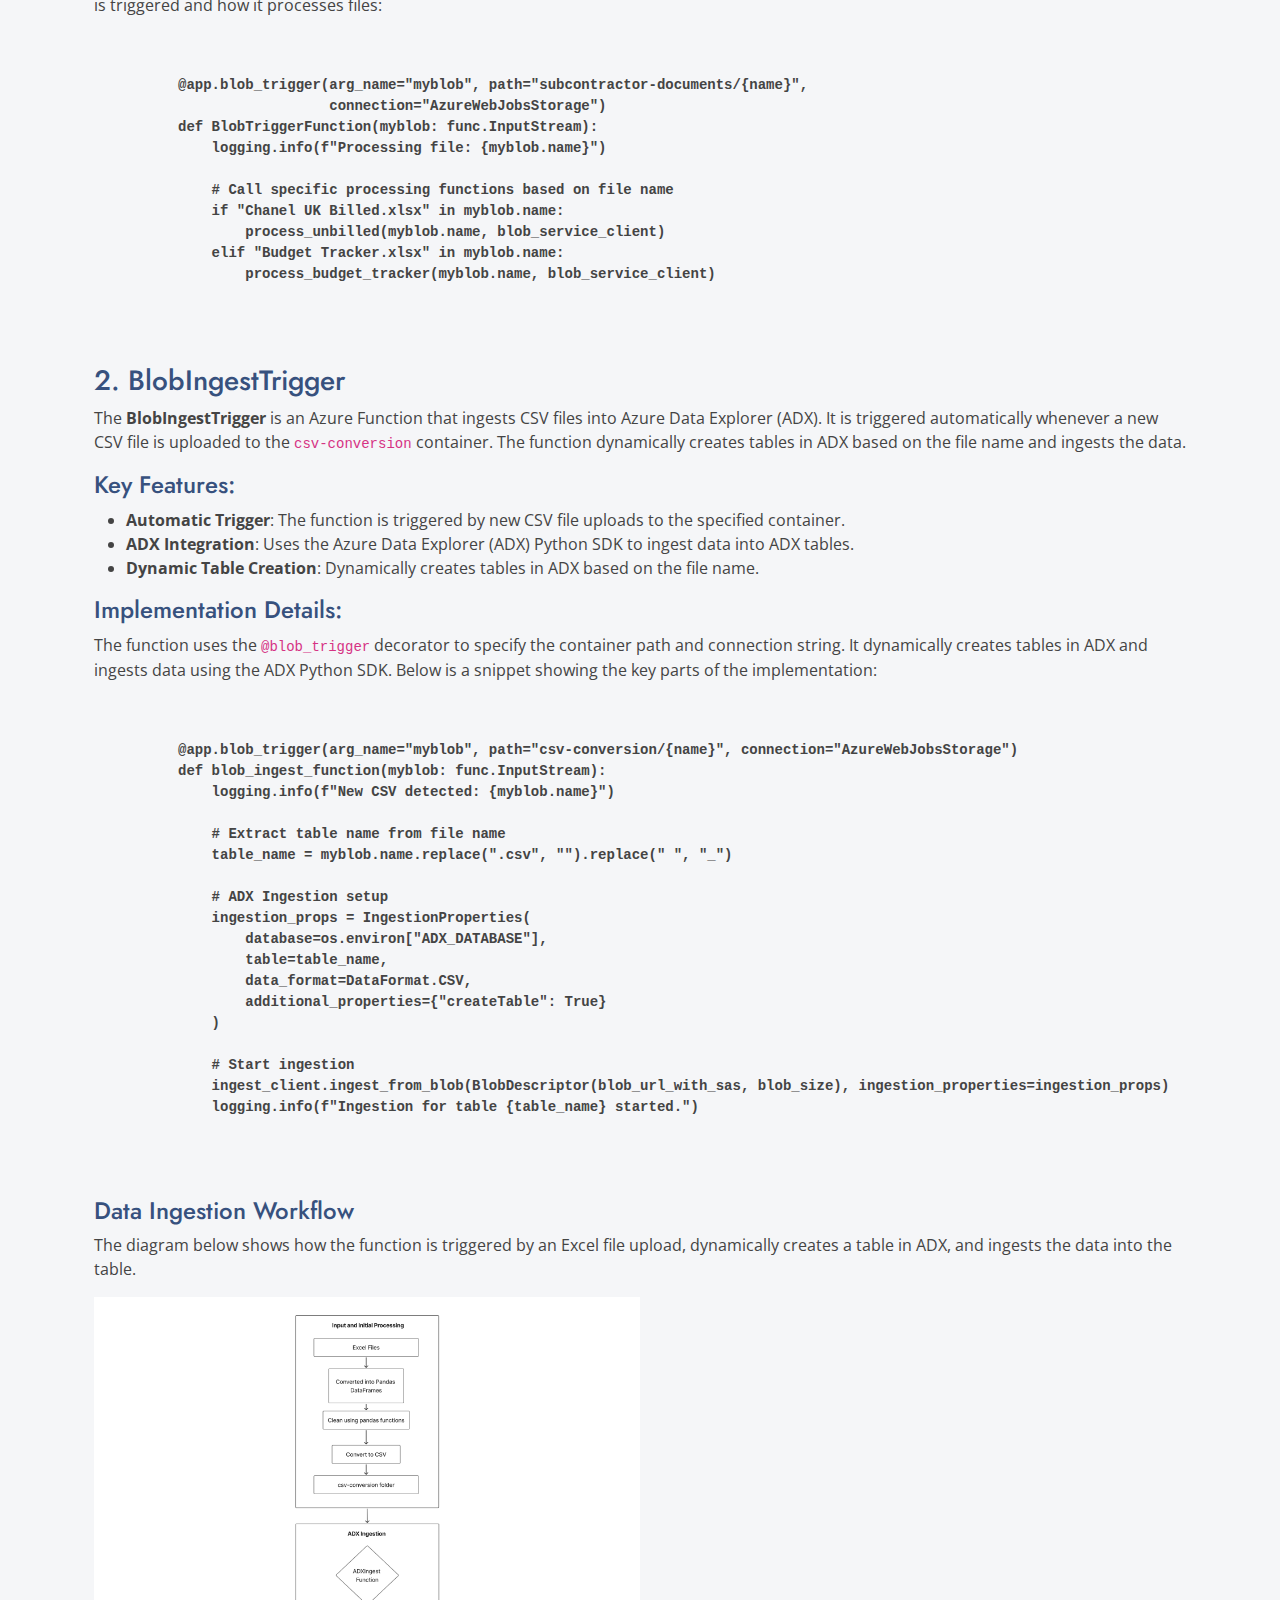
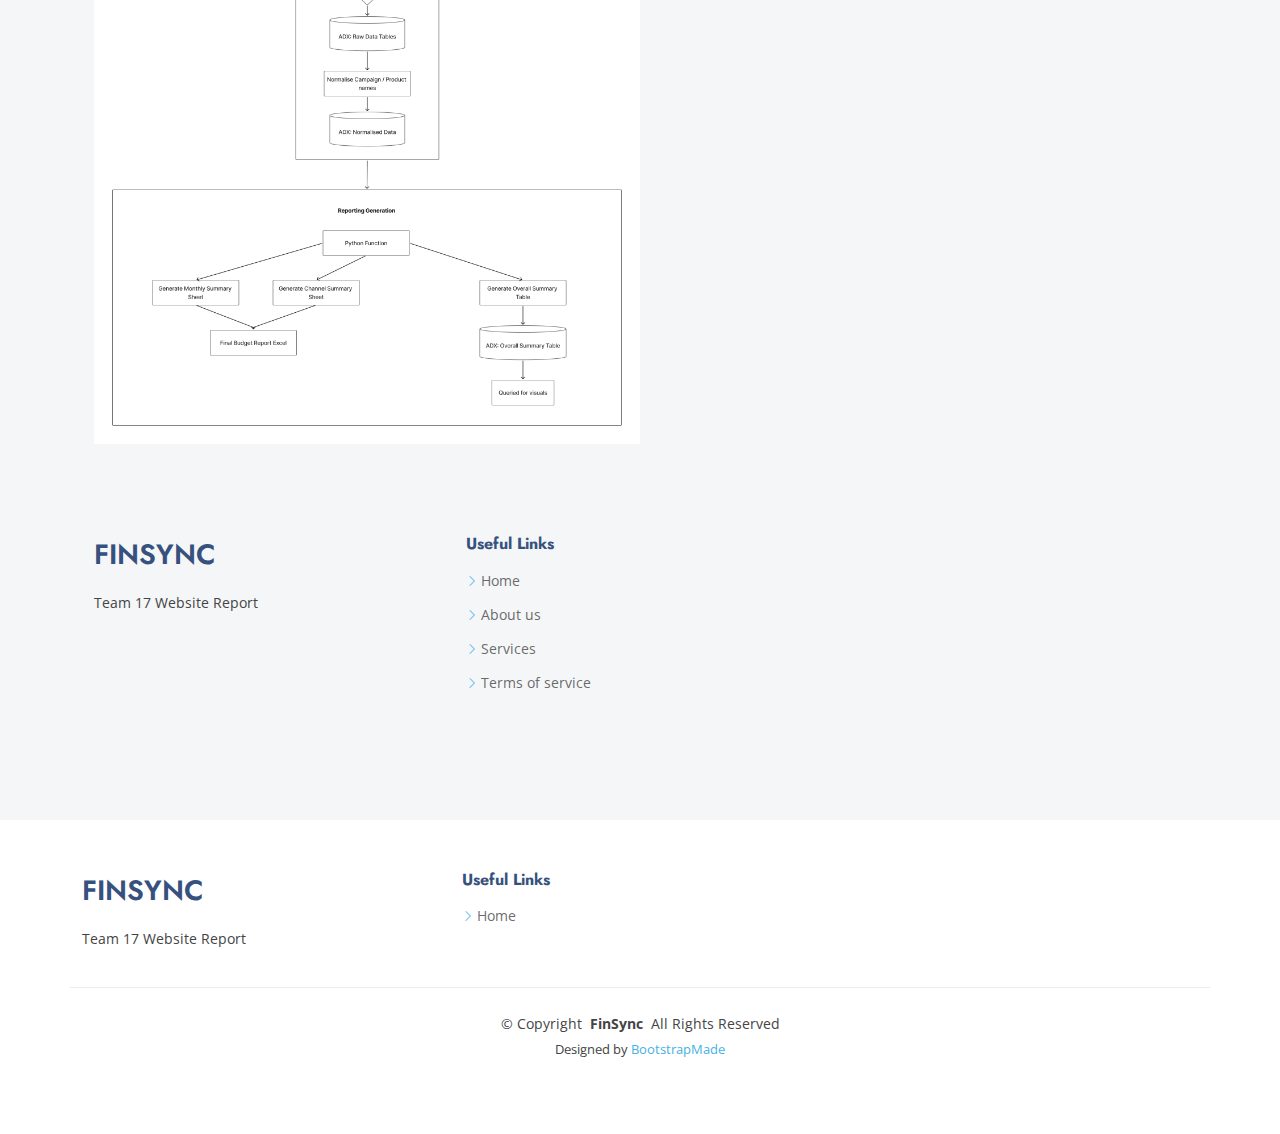
<file: implementation.html>
<!DOCTYPE html>
<html lang="en">

<head>
  <meta charset="utf-8">
  <meta content="width=device-width, initial-scale=1.0" name="viewport">
  <title>Implementation - FinSync</title>
  <meta name="description" content="">
  <meta name="keywords" content="">

  <link href="assets/img/flogoo.png" rel="icon">
  <link href="assets/img/flogoo" rel="apple-touch-icon">
  <link href="https://fonts.googleapis.com" rel="preconnect">
  <link href="https://fonts.gstatic.com" rel="preconnect" crossorigin>
  <link href="https://fonts.googleapis.com/css2?family=Open+Sans:wght@300;400;600;700&family=Poppins:wght@400;500;600;700&family=Jost:wght@400;500;600;700&display=swap" rel="stylesheet">

  <link href="assets/vendor/bootstrap/css/bootstrap.min.css" rel="stylesheet">
  <link href="assets/vendor/bootstrap-icons/bootstrap-icons.css" rel="stylesheet">
  <link href="assets/vendor/aos/aos.css" rel="stylesheet">
  <link href="assets/vendor/glightbox/css/glightbox.min.css" rel="stylesheet">
  <link href="assets/vendor/swiper/swiper-bundle.min.css" rel="stylesheet">
  <link href="assets/css/main.css" rel="stylesheet">
</head>

<body class="index-page">
  <header id="header" class="header fixed-top">
    <div class="container-fluid container-xl d-flex align-items-center">
      <a href="index.html" class="logo d-flex align-items-center">
        <img src="assets/img/flogoo.png" alt="FinSync Logo">
      </a>
      <nav id="navmenu" class="navmenu">
        <ul>
          <li><a href="index.html">Home</a></li>
          <li><a href="#implementation-frontend">Frontend</a></li>
          <li><a href="#implementation-backend">Backend</a></li>
        </ul>
        <i class="mobile-nav-toggle d-xl-none bi bi-list"></i>
      </nav>
    </div>
  </header>

  <main class="main">
    <section id="hero" class="hero dark-background">
      <div class="container">
        <h1>Implementation</h1>
        <p>Frontend & Backend</p>
      </div>
    </section>

    <!-- Frontend Section -->
    <section id="implementation-frontend" class="section light-background">
      <div class="container">
        <h1>Frontend Implementation</h1>
        <section id="implementation-frontend" class="section light-background">
            <div class="container">
              <h2>Explanation of Key Frontend Features</h2>
              <h3>Graphing Capabilities: Processing Summary Excel File</h3>
              <p>
                The <strong>Divison Tables</strong> rely on data extracted from a summary Excel file stored in Azure
                Blob Storage.
                This file is processed on the client-side using the Microsoft Blob SDK and parsed into structured data for
                visualization.
                Below is a detailed explanation of how the Excel file is processed into a usable format for the frontend
                tables
              </p>
      
              <!-- Step 1: Raw Data Extraction -->
              <h4>Step 1: Raw Data Extraction</h4>
              <p>
                The Excel file is downloaded from Azure Blob Storage and read as a raw 2D array of strings, where each row
                represents
                a line in the spreadsheet and each column represents a cell. This raw data is passed to the
                <code>parseExcelData</code>
                function for processing.
              </p>
              <pre>
          <strong>
          <code>
          const dataRows = rawData.slice(2); // Skip header rows
          if (!rawData || rawData.length < 3) return []; // Handle empty or invalid data
          </code>
          </strong>
              </pre>
      
              <!-- Step 2: Campaign Data Extraction -->
              <h4>Step 2: Campaign Data Extraction</h4>
              <p>
                Each row in the spreadsheet is processed to extract <strong>campaign-level financial metrics</strong>.
                The function distinguishes between three types of rows:
              </p>
              <ul>
                <li><strong>Main Campaign Rows:</strong> Rows with a PO number.</li>
                <li><strong>Sub-Campaign Rows:</strong> Rows with a name but no PO number.</li>
                <li><strong>Channel Rows:</strong> Rows with channel-specific financial data.</li>
              </ul>
      
              <!-- Main Campaign Rows -->
              <h5>Main Campaign Rows</h5>
              <p>
                If a row contains a PO number, it is treated as a main campaign. Financial metrics are extracted, and the
                campaign
                is added to the list.
              </p>
              <pre>
          <strong>
          <code>
          if (row[0]) {
            campaigns.push({
              poNumber: String(row[0] || ""),
              name: String(row[1] || ""),
              channels: [{
                name: String(row[2] || ""),
                financials: { ...financials },
              }],
              financials: { ...financials },
              market: String(row[12] || ""),
            });
          }
          </code>
          </strong>
              </pre>
      
              <!-- Sub-Campaign Rows -->
              <h5>Sub-Campaign Rows</h5>
              <p>
                If a row has a name but no PO number, it is treated as a sub-campaign. The function identifies the parent
                campaign
                by searching previous rows for a main campaign. The sub-campaign is then added to the list.
              </p>
              <pre>
          <strong>
          <code>
          else if (row[1] && row[2]) {
            let parentName = "";
            for (let j = i - 1; j >= 0; j--) {
              if (dataRows[j] && dataRows[j][0] && dataRows[j][1]) {
                parentName = String(dataRows[j][1] || "");
                break;
              }
            }
          
            campaigns.push({
              poNumber: "",
              name: String(row[1] || ""),
              channels: [{
                name: String(row[2] || ""),
                financials: { ...financials },
              }],
              financials: { ...financials },
              market: String(row[12] || ""),
              isSubCampaign: true,
              parentCampaignName: parentName,
            });
          }
          </code>
          </strong>
              </pre>
      
              <!-- Channel Rows -->
              <h5>Channel Rows</h5>
              <p>
                If a row contains channel-specific data but no campaign name or PO number, it is treated as a channel row.
                The financial metrics are added to the most recent campaign, and the campaign totals are updated.
              </p>
              <pre>
          <strong>
          <code>
          else if (row[2] && campaigns.length > 0) {
            const lastCampaign = campaigns[campaigns.length - 1];
            lastCampaign.channels.push({
              name: String(row[2] || ""),
              financials: { ...financials },
            });
          
            // Update campaign totals
            lastCampaign.financials.netBillable += financials.netBillable;
            lastCampaign.financials.agencyCommission += financials.agencyCommission;
            lastCampaign.financials.invoiceVal += financials.invoiceVal;
          }
          </code>
          </strong>
              </pre>
      
              <!-- Step 3: Financial Metrics Extraction -->
              <h4>Step 3: Financial Metrics Extraction</h4>
              <p>
                For each row, financial metrics are extracted and converted into numbers. If a cell is empty, the value
                defaults
                to <code>0</code>.
              </p>
              <pre>
          <strong>
          <code>
          const financials: FinancialMetrics = {
            netBillable: Number(row[4]) || 0,
            agencyCommission: Number(row[5]) || 0,
            levyASBOF: Number(row[6]) || 0,
            invoiceVal: Number(row[7]) || 0,
            plannedSpend: Number(row[8]) || 0,
            reservedBudget: Number(row[9]) || 0,
            totalBudget: Number(row[10]) || 0,
            chanelBudget: Number(row[11]) || 0,
          };
          </code>
          </strong>
              </pre>
      
              <!-- Step 4: Returning Structured Data -->
              <h4>Step 4: Returning Structured Data</h4>
              <p>
                After processing all rows, the function returns a structured list of campaigns, each containing:
              </p>
              <ul>
                <li><strong>PO Number:</strong> Unique identifier for the campaign.</li>
                <li><strong>Name:</strong> Campaign name.</li>
                <li><strong>Channels:</strong> List of channels with financial data.</li>
                <li><strong>Financial Metrics:</strong> Aggregated financial data for the campaign.</li>
                <li><strong>Market:</strong> Market associated with the campaign.</li>
                <li><strong>Parent Campaign Name:</strong> For sub-campaigns.</li>
              </ul>
              Using this structured data we map through the campaigns and channels to create tables for each division.
              <br>
              <br>
              <img src="assets/img/tables.jpeg" alt="An example of tables created from the processed data"
                class="rounded img-fluid animated">
            </div>
          </section>
      
      </div>
    </section>

    <!-- Backend Section -->
    <section id="implementation-backend" class="section light-background">
      <div class="container">
        <h1>Backend Implementation</h1>
        <section id="implementation-backend" class="section light-background">
            <div class="container">
              <h2>Explanation of Key Backend Features</h2>
              <br><br>
      
              <!-- BlobTriggerFunction -->
              <h3>1. BlobTriggerFunction</h3>
              <p>
                The <strong>BlobTriggerFunction</strong> is an Azure Function that processes files uploaded to the
                <code>subcontractor-documents</code> container in Azure Blob Storage. It is triggered automatically whenever a
                new file is uploaded, and based on the file name, it calls specific processing functions to handle the file.
              </p>
      
              <!-- Key Features -->
              <h4>Key Features:</h4>
              <ul>
                <li>
                  <strong>Automatic Trigger</strong>: The function is triggered by new file uploads to the specified
                  container.
                </li>
                <li>
                  <strong>File-Specific Processing</strong>: Calls different functions (e.g., <code>process_unbilled</code>,
                  <code>process_budget_tracker</code>) based on the file name.
                </li>
                <li>
                  <strong>Blob Service Integration</strong>: Uses the Azure Blob Service Client to interact with Blob Storage.
                </li>
              </ul>
      
              <!-- Implementation Details -->
              <h4>Implementation Details:</h4>
              <p>
                The function uses the <code>@blob_trigger</code> decorator to specify the container path and connection
                string.
                Below is a snippet showing how the function is triggered and how it processes files:
              </p>
              <pre>
          <strong>
          <code>
          @app.blob_trigger(arg_name="myblob", path="subcontractor-documents/{name}",
                            connection="AzureWebJobsStorage")
          def BlobTriggerFunction(myblob: func.InputStream):
              logging.info(f"Processing file: {myblob.name}")
          
              # Call specific processing functions based on file name
              if "Chanel UK Billed.xlsx" in myblob.name:
                  process_unbilled(myblob.name, blob_service_client)
              elif "Budget Tracker.xlsx" in myblob.name:
                  process_budget_tracker(myblob.name, blob_service_client)
          </code>
          </strong>
              </pre>
      
              <!-- BlobIngestTrigger -->
              <h3>2. BlobIngestTrigger</h3>
              <p>
                The <strong>BlobIngestTrigger</strong> is an Azure Function that ingests CSV files into Azure Data Explorer
                (ADX).
                It is triggered automatically whenever a new CSV file is uploaded to the <code>csv-conversion</code>
                container.
                The function dynamically creates tables in ADX based on the file name and ingests the data.
              </p>
      
              <!-- Key Features -->
              <h4>Key Features:</h4>
              <ul>
                <li>
                  <strong>Automatic Trigger</strong>: The function is triggered by new CSV file uploads to the specified
                  container.
                </li>
                <li>
                  <strong>ADX Integration</strong>: Uses the Azure Data Explorer (ADX) Python SDK to ingest data into ADX
                  tables.
                </li>
                <li>
                  <strong>Dynamic Table Creation</strong>: Dynamically creates tables in ADX based on the file name.
                </li>
              </ul>
      
              <!-- Implementation Details -->
              <h4>Implementation Details:</h4>
              <p>
                The function uses the <code>@blob_trigger</code> decorator to specify the container path and connection
                string.
                It dynamically creates tables in ADX and ingests data using the ADX Python SDK. Below is a snippet showing the
                key parts of the implementation:
              </p>
              <pre>
          <strong>
          <code>
          @app.blob_trigger(arg_name="myblob", path="csv-conversion/{name}", connection="AzureWebJobsStorage")
          def blob_ingest_function(myblob: func.InputStream):
              logging.info(f"New CSV detected: {myblob.name}")
          
              # Extract table name from file name
              table_name = myblob.name.replace(".csv", "").replace(" ", "_")
          
              # ADX Ingestion setup
              ingestion_props = IngestionProperties(
                  database=os.environ["ADX_DATABASE"],
                  table=table_name,
                  data_format=DataFormat.CSV,
                  additional_properties={"createTable": True}
              )
          
              # Start ingestion
              ingest_client.ingest_from_blob(BlobDescriptor(blob_url_with_sas, blob_size), ingestion_properties=ingestion_props)
              logging.info(f"Ingestion for table {table_name} started.")
          </code>
          </strong>
              </pre>
      
              <!-- Diagram -->
              <h4>Data Ingestion Workflow</h4>
              <p>
                The diagram below shows how the function is triggered by an Excel file upload, dynamically creates a table in
                ADX,
                and
                ingests the data into the table.
              </p>
              <img src="assets/img/dataflow.png" sizes="100vw" alt="Data Ingestion Workflow"
                style="max-width: 100%; height: auto; width: 50%;">
            </div>
          </section>
          <footer id="footer" class="footer">
            <div class="container footer-top">
              <div class="row gy-4">
                <div class="col-lg-4 col-md-6 footer-about">
                  <a href="index.html" class="d-flex align-items-center">
                    <span class="sitename">FinSync</span>
                  </a>
                  <div class="footer-contact pt-3">
                    <p>Team 17 Website Report</p>
                  </div>
                </div>
      
                <div class="col-lg-2 col-md-3 footer-links">
                  <h4>Useful Links</h4>
                  <ul>
                    <li><i class="bi bi-chevron-right"></i> <a href="#">Home</a></li>
                    <li><i class="bi bi-chevron-right"></i> <a href="#">About us</a></li>
                    <li><i class="bi bi-chevron-right"></i> <a href="#">Services</a></li>
                    <li><i class="bi bi-chevron-right"></i> <a href="#">Terms of service</a></li>
                  </ul>
                </div>
              </div>
            </div>
      
        
      </div>
    </section>
  </main>

  <footer id="footer" class="footer">
    <div class="container footer-top">
      <div class="row gy-4">
        <div class="col-lg-4 col-md-6 footer-about">
          <a href="index.html" class="d-flex align-items-center">
            <span class="sitename">FinSync</span>
          </a>
          <div class="footer-contact pt-3">
            <p>Team 17 Website Report</p>
          </div>
        </div>
        <div class="col-lg-2 col-md-3 footer-links">
          <h4>Useful Links</h4>
          <ul>
            <li><i class="bi bi-chevron-right"></i> <a href="index.html">Home</a></li>
          </ul>
        </div>
      </div>
    </div>
    <div class="container copyright text-center mt-4">
      <p>&copy; <span>Copyright</span> <strong class="px-1 sitename">FinSync</strong> <span>All Rights Reserved</span></p>
      <div class="credits">
        Designed by <a href="https://bootstrapmade.com/">BootstrapMade</a>
      </div>
    </div>
  </footer>

  <a href="#" id="scroll-top" class="scroll-top d-flex align-items-center justify-content-center">
    <i class="bi bi-arrow-up-short"></i>
  </a>

  <div id="preloader"></div>

  <script src="assets/vendor/bootstrap/js/bootstrap.bundle.min.js"></script>
  <script src="assets/vendor/php-email-form/validate.js"></script>
  <script src="assets/vendor/aos/aos.js"></script>
  <script src="assets/vendor/glightbox/js/glightbox.min.js"></script>
  <script src="assets/vendor/swiper/swiper-bundle.min.js"></script>
  <script src="assets/vendor/waypoints/noframework.waypoints.js"></script>
  <script src="assets/vendor/imagesloaded/imagesloaded.pkgd.min.js"></script>
  <script src="assets/vendor/isotope-layout/isotope.pkgd.min.js"></script>
  <script src="assets/js/main.js"></script>
</body>

</html>
</file>
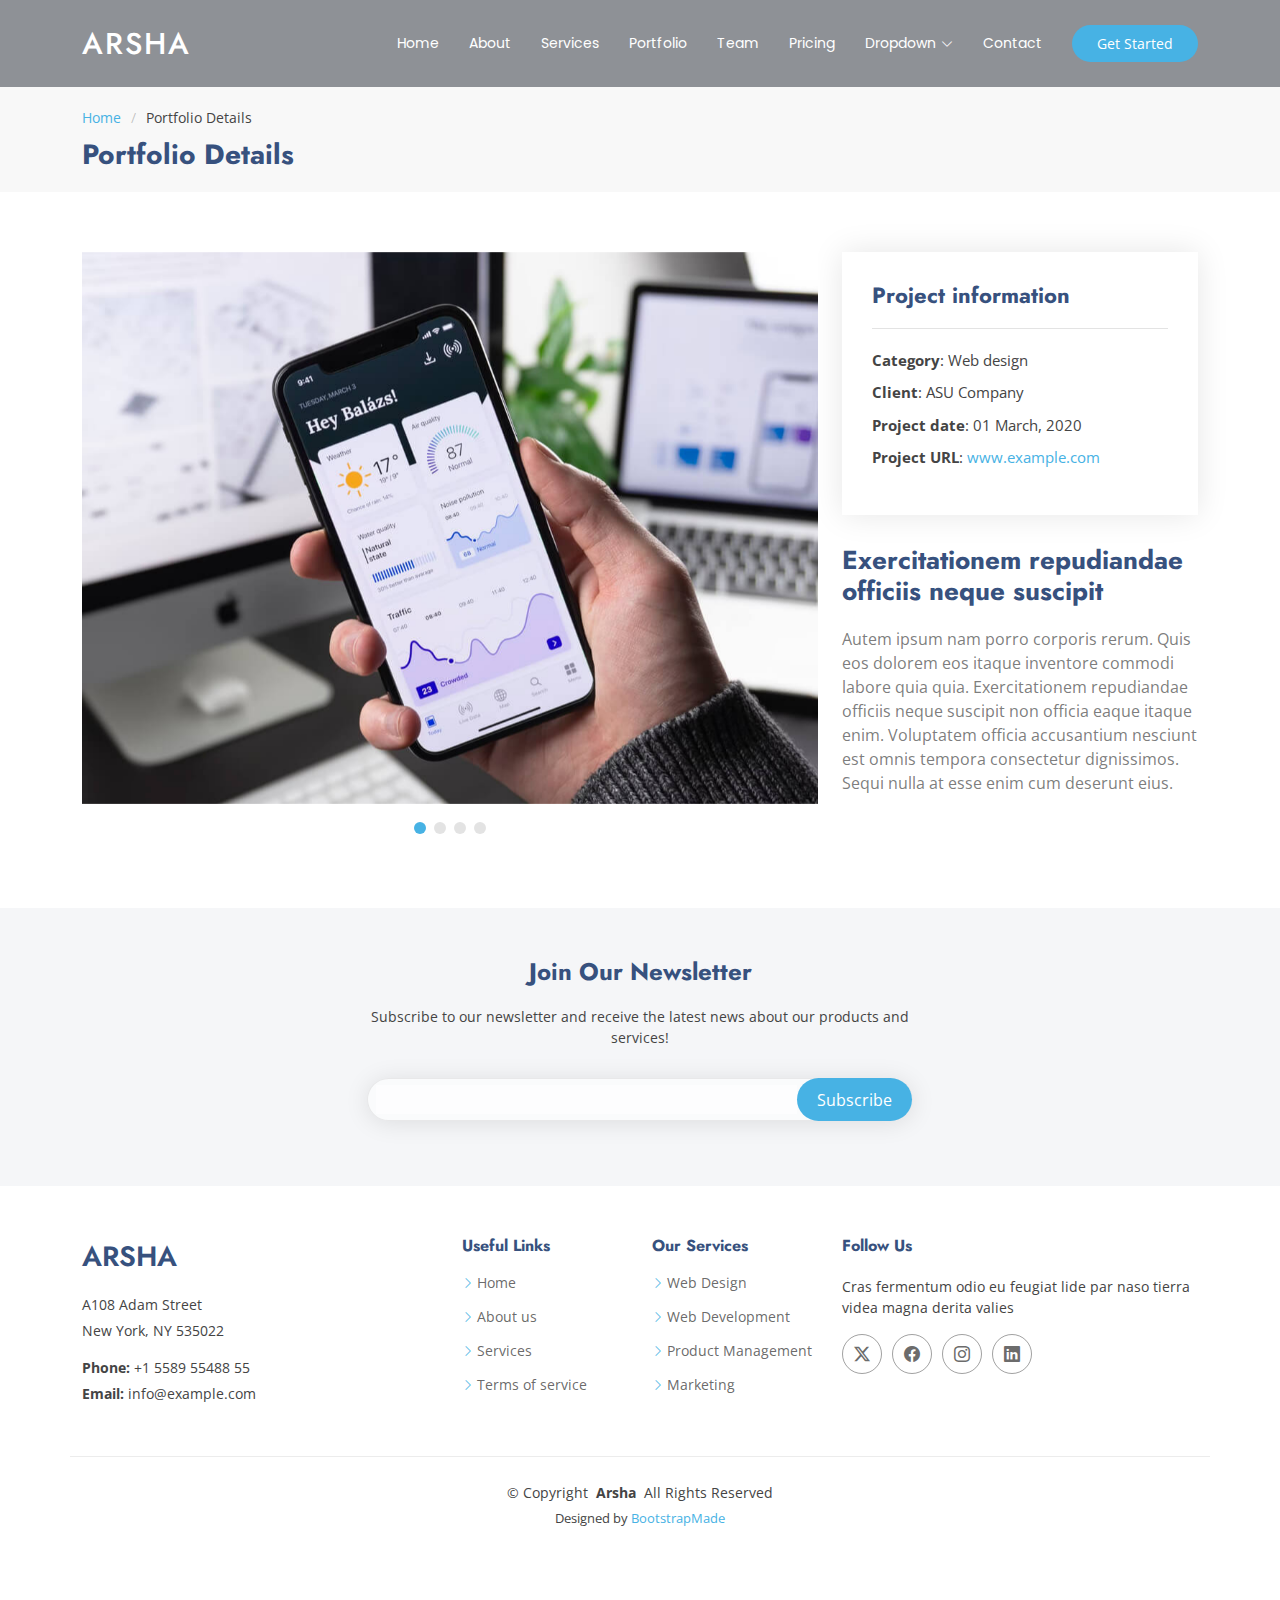
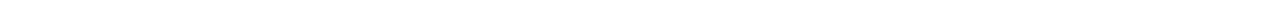
<file: portfolio-details.html>
<!DOCTYPE html>
<html lang="en">

<head>
  <meta charset="utf-8">
  <meta content="width=device-width, initial-scale=1.0" name="viewport">
  <title>Portfolio Details - Arsha Bootstrap Template</title>
  <meta name="description" content="">
  <meta name="keywords" content="">

  <!-- Favicons -->
  <link href="assets/img/favicon.png" rel="icon">
  <link href="assets/img/apple-touch-icon.png" rel="apple-touch-icon">

  <!-- Fonts -->
  <link href="https://fonts.googleapis.com" rel="preconnect">
  <link href="https://fonts.gstatic.com" rel="preconnect" crossorigin>
  <link href="https://fonts.googleapis.com/css2?family=Open+Sans:ital,wght@0,300;0,400;0,500;0,600;0,700;0,800;1,300;1,400;1,500;1,600;1,700;1,800&family=Poppins:ital,wght@0,100;0,200;0,300;0,400;0,500;0,600;0,700;0,800;0,900;1,100;1,200;1,300;1,400;1,500;1,600;1,700;1,800;1,900&family=Jost:ital,wght@0,100;0,200;0,300;0,400;0,500;0,600;0,700;0,800;0,900;1,100;1,200;1,300;1,400;1,500;1,600;1,700;1,800;1,900&display=swap" rel="stylesheet">

  <!-- Vendor CSS Files -->
  <link href="assets/vendor/bootstrap/css/bootstrap.min.css" rel="stylesheet">
  <link href="assets/vendor/bootstrap-icons/bootstrap-icons.css" rel="stylesheet">
  <link href="assets/vendor/aos/aos.css" rel="stylesheet">
  <link href="assets/vendor/glightbox/css/glightbox.min.css" rel="stylesheet">
  <link href="assets/vendor/swiper/swiper-bundle.min.css" rel="stylesheet">

  <!-- Main CSS File -->
  <link href="assets/css/main.css" rel="stylesheet">

  <!-- =======================================================
  * Template Name: Arsha
  * Template URL: https://bootstrapmade.com/arsha-free-bootstrap-html-template-corporate/
  * Updated: Aug 07 2024 with Bootstrap v5.3.3
  * Author: BootstrapMade.com
  * License: https://bootstrapmade.com/license/
  ======================================================== -->
</head>

<body class="portfolio-details-page">

  <header id="header" class="header d-flex align-items-center sticky-top">
    <div class="container-fluid container-xl position-relative d-flex align-items-center">

      <a href="index.html" class="logo d-flex align-items-center me-auto">
        <!-- Uncomment the line below if you also wish to use an image logo -->
        <!-- <img src="assets/img/logo.png" alt=""> -->
        <h1 class="sitename">Arsha</h1>
      </a>

      <nav id="navmenu" class="navmenu">
        <ul>
          <li><a href="#hero">Home</a></li>
          <li><a href="#about">About</a></li>
          <li><a href="#services">Services</a></li>
          <li><a href="#portfolio">Portfolio</a></li>
          <li><a href="#team">Team</a></li>
          <li><a href="#pricing">Pricing</a></li>
          <li class="dropdown"><a href="#"><span>Dropdown</span> <i class="bi bi-chevron-down toggle-dropdown"></i></a>
            <ul>
              <li><a href="#">Dropdown 1</a></li>
              <li class="dropdown"><a href="#"><span>Deep Dropdown</span> <i class="bi bi-chevron-down toggle-dropdown"></i></a>
                <ul>
                  <li><a href="#">Deep Dropdown 1</a></li>
                  <li><a href="#">Deep Dropdown 2</a></li>
                  <li><a href="#">Deep Dropdown 3</a></li>
                  <li><a href="#">Deep Dropdown 4</a></li>
                  <li><a href="#">Deep Dropdown 5</a></li>
                </ul>
              </li>
              <li><a href="#">Dropdown 2</a></li>
              <li><a href="#">Dropdown 3</a></li>
              <li><a href="#">Dropdown 4</a></li>
            </ul>
          </li>
          <li><a href="#contact">Contact</a></li>
        </ul>
        <i class="mobile-nav-toggle d-xl-none bi bi-list"></i>
      </nav>

      <a class="btn-getstarted" href="#about">Get Started</a>

    </div>
  </header>

  <main class="main">

    <!-- Page Title -->
    <div class="page-title" data-aos="fade">
      <div class="container">
        <nav class="breadcrumbs">
          <ol>
            <li><a href="index.html">Home</a></li>
            <li class="current">Portfolio Details</li>
          </ol>
        </nav>
        <h1>Portfolio Details</h1>
      </div>
    </div><!-- End Page Title -->

    <!-- Portfolio Details Section -->
    <section id="portfolio-details" class="portfolio-details section">

      <div class="container" data-aos="fade-up" data-aos-delay="100">

        <div class="row gy-4">

          <div class="col-lg-8">
            <div class="portfolio-details-slider swiper init-swiper">

              <script type="application/json" class="swiper-config">
                {
                  "loop": true,
                  "speed": 600,
                  "autoplay": {
                    "delay": 5000
                  },
                  "slidesPerView": "auto",
                  "pagination": {
                    "el": ".swiper-pagination",
                    "type": "bullets",
                    "clickable": true
                  }
                }
              </script>

              <div class="swiper-wrapper align-items-center">

                <div class="swiper-slide">
                  <img src="assets/img/portfolio/app-1.jpg" alt="">
                </div>

                <div class="swiper-slide">
                  <img src="assets/img/portfolio/product-1.jpg" alt="">
                </div>

                <div class="swiper-slide">
                  <img src="assets/img/portfolio/branding-1.jpg" alt="">
                </div>

                <div class="swiper-slide">
                  <img src="assets/img/portfolio/books-1.jpg" alt="">
                </div>

              </div>
              <div class="swiper-pagination"></div>
            </div>
          </div>

          <div class="col-lg-4">
            <div class="portfolio-info" data-aos="fade-up" data-aos-delay="200">
              <h3>Project information</h3>
              <ul>
                <li><strong>Category</strong>: Web design</li>
                <li><strong>Client</strong>: ASU Company</li>
                <li><strong>Project date</strong>: 01 March, 2020</li>
                <li><strong>Project URL</strong>: <a href="#">www.example.com</a></li>
              </ul>
            </div>
            <div class="portfolio-description" data-aos="fade-up" data-aos-delay="300">
              <h2>Exercitationem repudiandae officiis neque suscipit</h2>
              <p>
                Autem ipsum nam porro corporis rerum. Quis eos dolorem eos itaque inventore commodi labore quia quia. Exercitationem repudiandae officiis neque suscipit non officia eaque itaque enim. Voluptatem officia accusantium nesciunt est omnis tempora consectetur dignissimos. Sequi nulla at esse enim cum deserunt eius.
              </p>
            </div>
          </div>

        </div>

      </div>

    </section><!-- /Portfolio Details Section -->

  </main>

  <footer id="footer" class="footer">

    <div class="footer-newsletter">
      <div class="container">
        <div class="row justify-content-center text-center">
          <div class="col-lg-6">
            <h4>Join Our Newsletter</h4>
            <p>Subscribe to our newsletter and receive the latest news about our products and services!</p>
            <form action="forms/newsletter.php" method="post" class="php-email-form">
              <div class="newsletter-form"><input type="email" name="email"><input type="submit" value="Subscribe"></div>
              <div class="loading">Loading</div>
              <div class="error-message"></div>
              <div class="sent-message">Your subscription request has been sent. Thank you!</div>
            </form>
          </div>
        </div>
      </div>
    </div>

    <div class="container footer-top">
      <div class="row gy-4">
        <div class="col-lg-4 col-md-6 footer-about">
          <a href="index.html" class="d-flex align-items-center">
            <span class="sitename">Arsha</span>
          </a>
          <div class="footer-contact pt-3">
            <p>A108 Adam Street</p>
            <p>New York, NY 535022</p>
            <p class="mt-3"><strong>Phone:</strong> <span>+1 5589 55488 55</span></p>
            <p><strong>Email:</strong> <span>info@example.com</span></p>
          </div>
        </div>

        <div class="col-lg-2 col-md-3 footer-links">
          <h4>Useful Links</h4>
          <ul>
            <li><i class="bi bi-chevron-right"></i> <a href="#">Home</a></li>
            <li><i class="bi bi-chevron-right"></i> <a href="#">About us</a></li>
            <li><i class="bi bi-chevron-right"></i> <a href="#">Services</a></li>
            <li><i class="bi bi-chevron-right"></i> <a href="#">Terms of service</a></li>
          </ul>
        </div>

        <div class="col-lg-2 col-md-3 footer-links">
          <h4>Our Services</h4>
          <ul>
            <li><i class="bi bi-chevron-right"></i> <a href="#">Web Design</a></li>
            <li><i class="bi bi-chevron-right"></i> <a href="#">Web Development</a></li>
            <li><i class="bi bi-chevron-right"></i> <a href="#">Product Management</a></li>
            <li><i class="bi bi-chevron-right"></i> <a href="#">Marketing</a></li>
          </ul>
        </div>

        <div class="col-lg-4 col-md-12">
          <h4>Follow Us</h4>
          <p>Cras fermentum odio eu feugiat lide par naso tierra videa magna derita valies</p>
          <div class="social-links d-flex">
            <a href=""><i class="bi bi-twitter-x"></i></a>
            <a href=""><i class="bi bi-facebook"></i></a>
            <a href=""><i class="bi bi-instagram"></i></a>
            <a href=""><i class="bi bi-linkedin"></i></a>
          </div>
        </div>

      </div>
    </div>

    <div class="container copyright text-center mt-4">
      <p>© <span>Copyright</span> <strong class="px-1 sitename">Arsha</strong> <span>All Rights Reserved</span></p>
      <div class="credits">
        <!-- All the links in the footer should remain intact. -->
        <!-- You can delete the links only if you've purchased the pro version. -->
        <!-- Licensing information: https://bootstrapmade.com/license/ -->
        <!-- Purchase the pro version with working PHP/AJAX contact form: [buy-url] -->
        Designed by <a href="https://bootstrapmade.com/">BootstrapMade</a>
      </div>
    </div>

  </footer>

  <!-- Scroll Top -->
  <a href="#" id="scroll-top" class="scroll-top d-flex align-items-center justify-content-center"><i class="bi bi-arrow-up-short"></i></a>

  <!-- Preloader -->
  <div id="preloader"></div>

  <!-- Vendor JS Files -->
  <script src="assets/vendor/bootstrap/js/bootstrap.bundle.min.js"></script>
  <script src="assets/vendor/php-email-form/validate.js"></script>
  <script src="assets/vendor/aos/aos.js"></script>
  <script src="assets/vendor/glightbox/js/glightbox.min.js"></script>
  <script src="assets/vendor/swiper/swiper-bundle.min.js"></script>
  <script src="assets/vendor/waypoints/noframework.waypoints.js"></script>
  <script src="assets/vendor/imagesloaded/imagesloaded.pkgd.min.js"></script>
  <script src="assets/vendor/isotope-layout/isotope.pkgd.min.js"></script>

  <!-- Main JS File -->
  <script src="assets/js/main.js"></script>

</body>

</html>
</file>
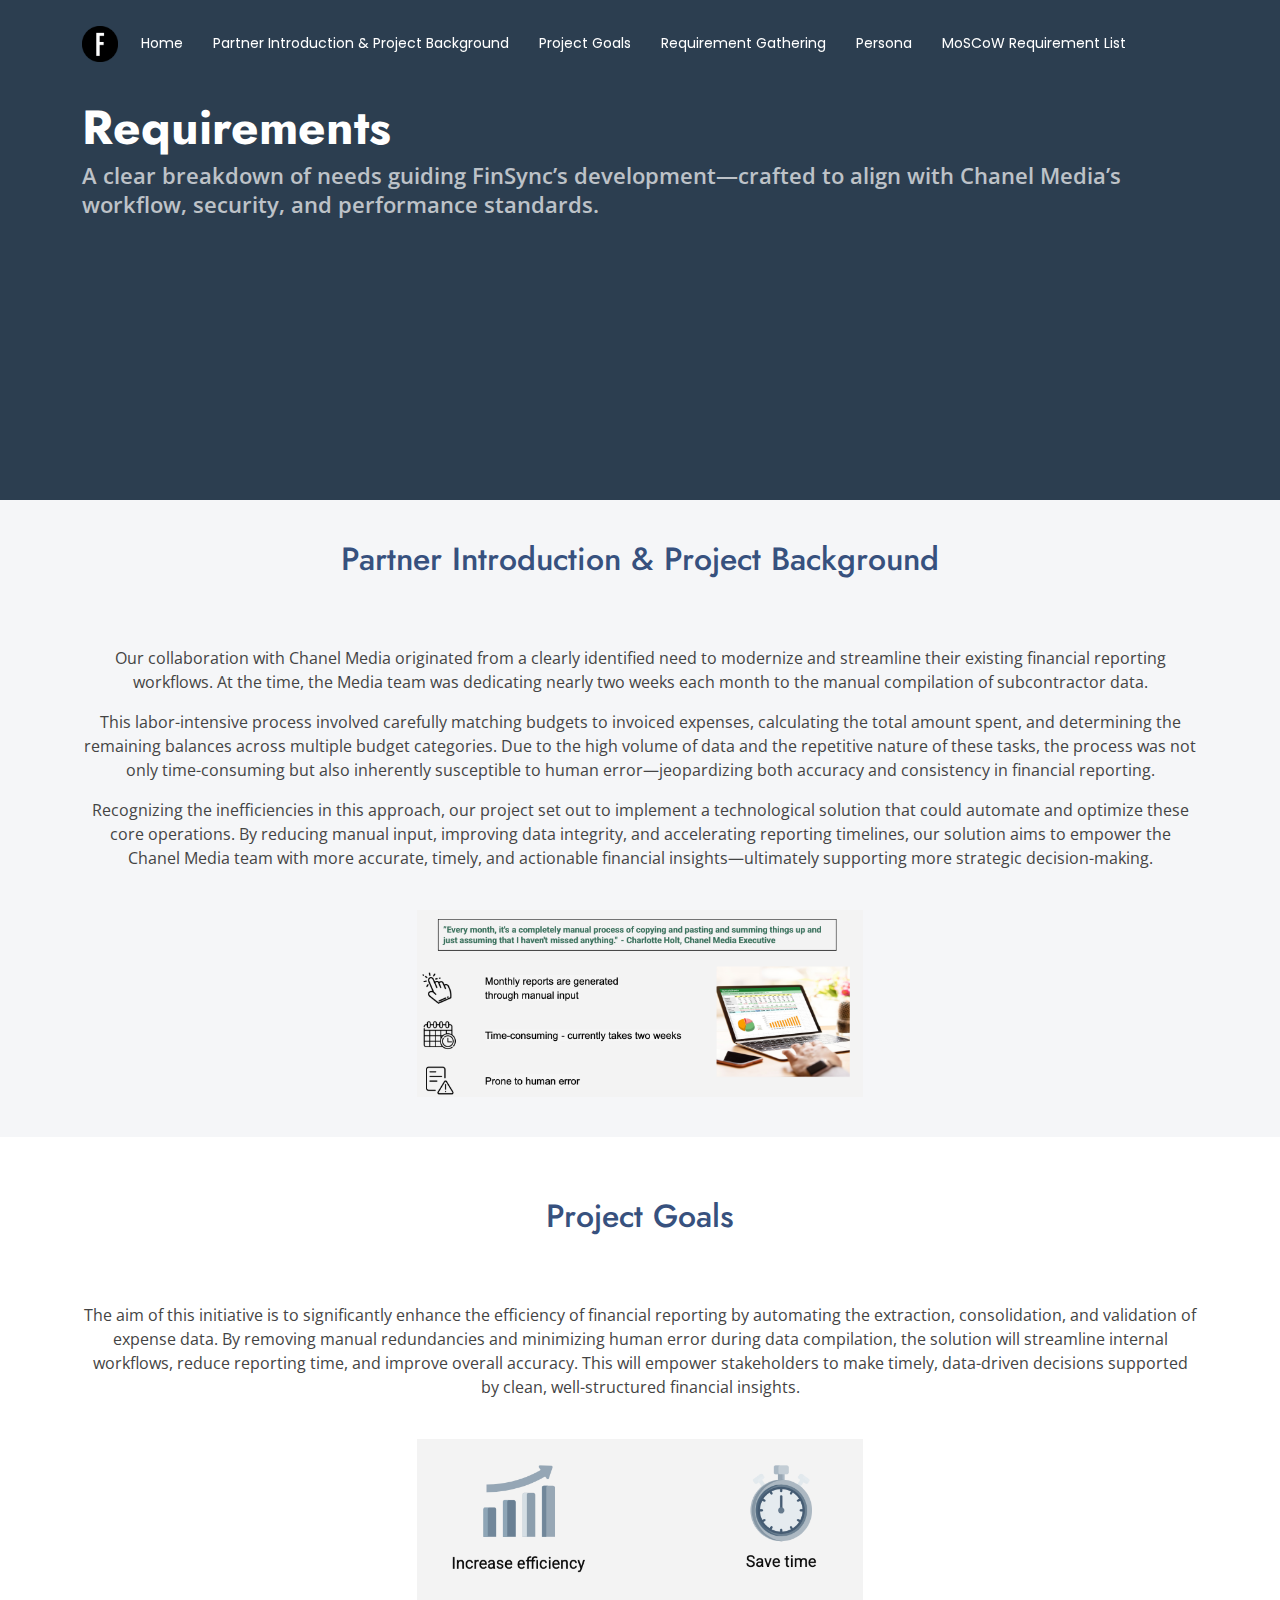
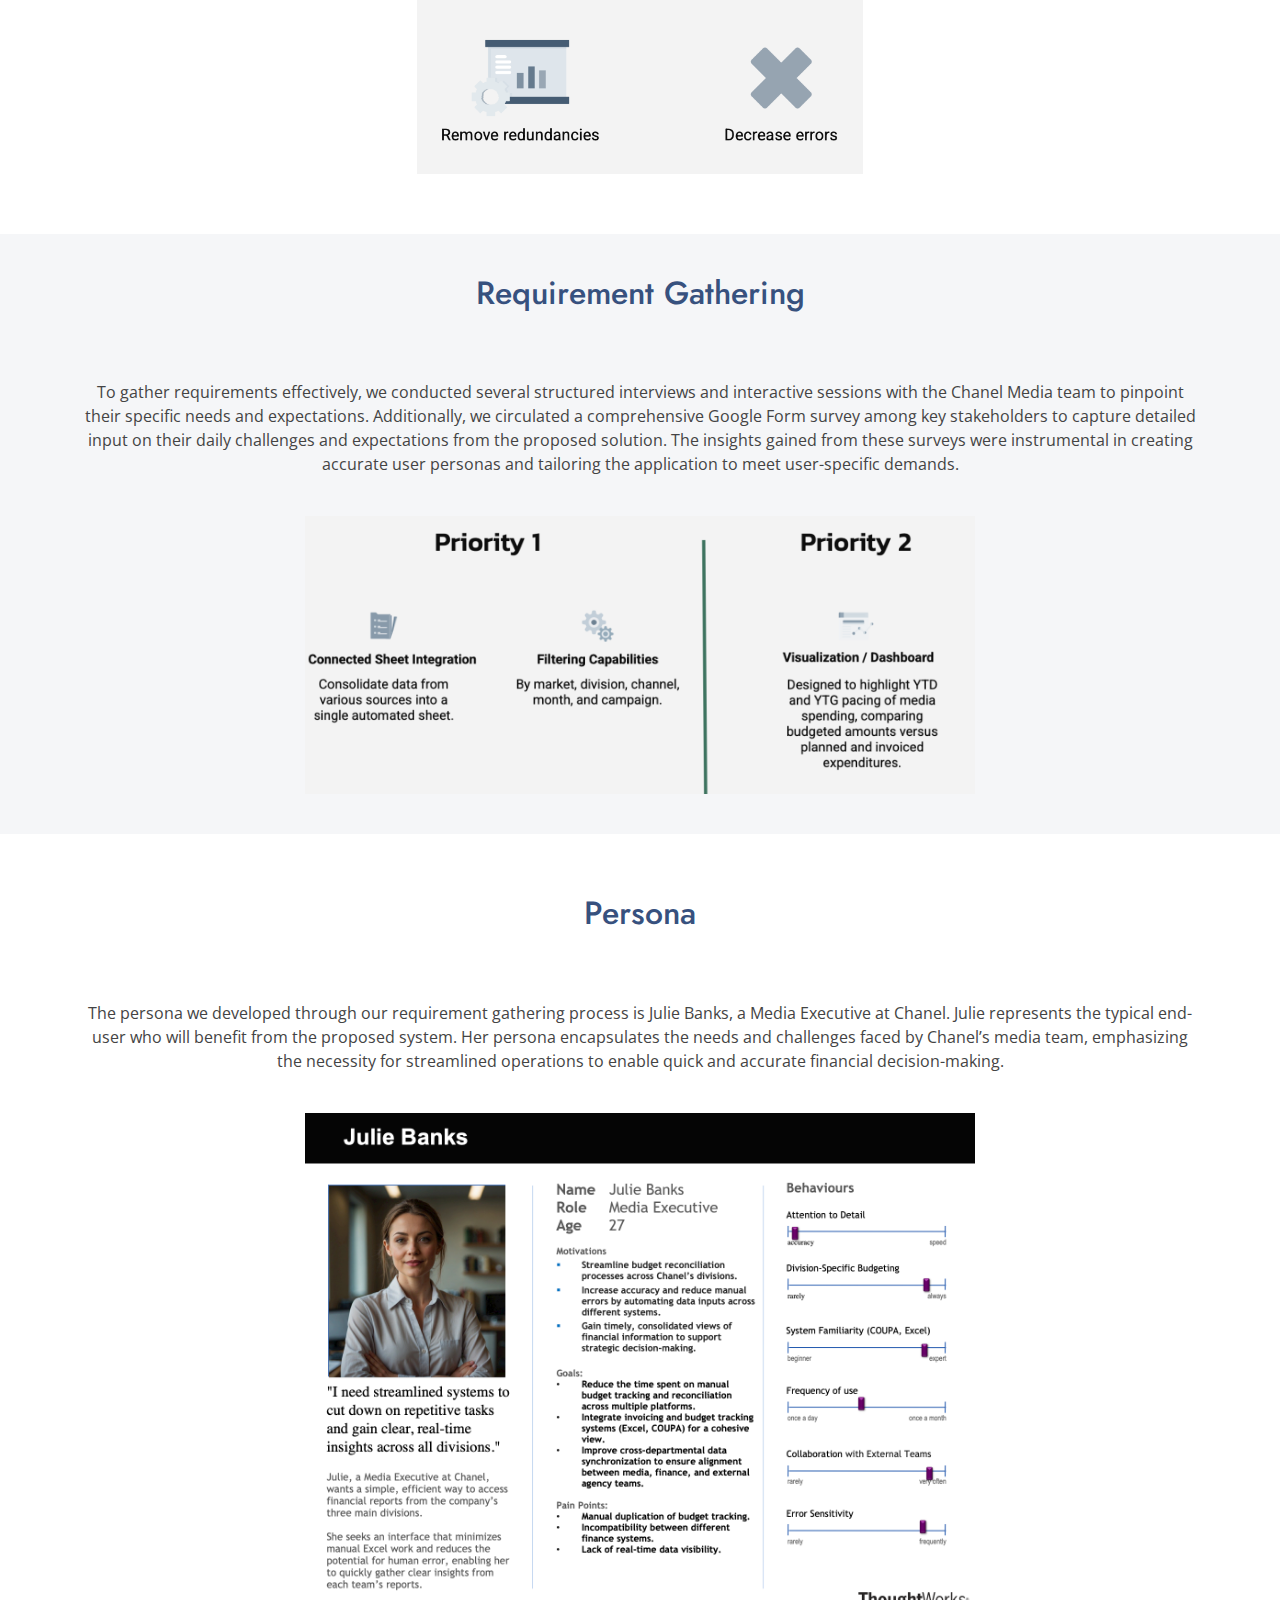
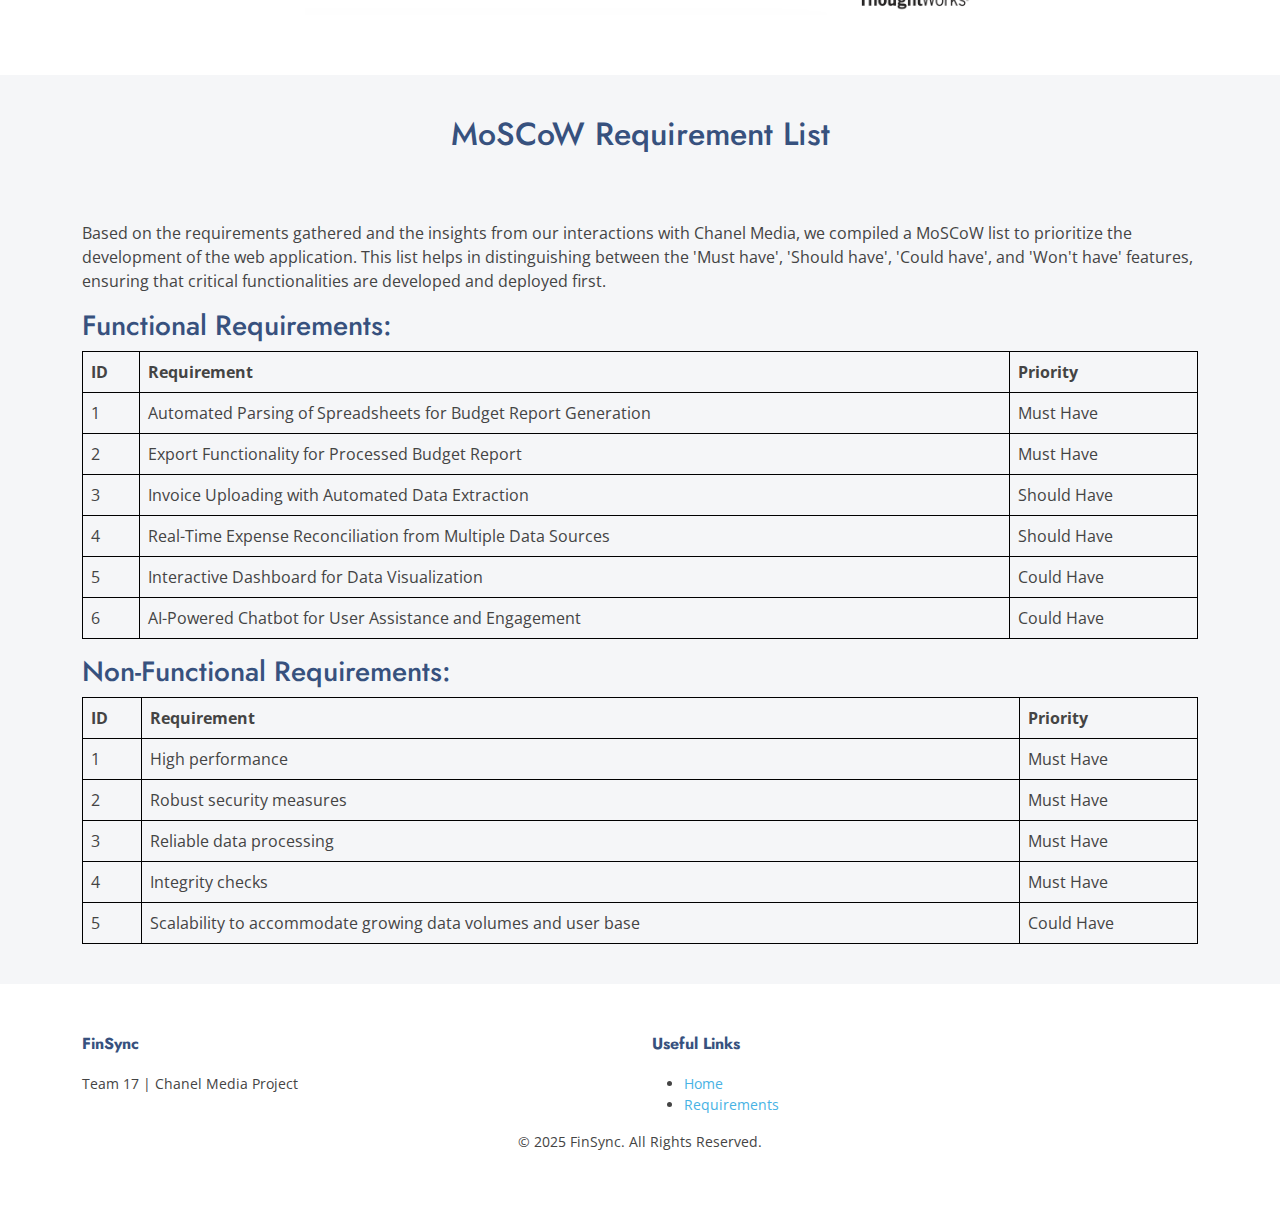
<file: requirements.html>
<!DOCTYPE html>
<html lang="en">

<head>
  <meta charset="utf-8">
  <meta content="width=device-width, initial-scale=1.0" name="viewport">
  <title>Requirements - FinSync</title>
  <meta name="description" content="">
  <meta name="keywords" content="">

  <!-- Favicons -->
  <link href="assets/img/flogoo.png" rel="icon">
  <link href="assets/img/flogoo" rel="apple-touch-icon">

  <!-- Fonts -->
  <link href="https://fonts.googleapis.com" rel="preconnect">
  <link href="https://fonts.gstatic.com" rel="preconnect" crossorigin>
  <link href="https://fonts.googleapis.com/css2?family=Open+Sans:wght@300;400;600;700&family=Poppins:wght@400;500;600;700&family=Jost:wght@400;500;600;700&display=swap" rel="stylesheet">

  <!-- Vendor CSS Files -->
  <link href="assets/vendor/bootstrap/css/bootstrap.min.css" rel="stylesheet">
  <link href="assets/vendor/bootstrap-icons/bootstrap-icons.css" rel="stylesheet">
  <link href="assets/vendor/aos/aos.css" rel="stylesheet">
  <link href="assets/vendor/glightbox/css/glightbox.min.css" rel="stylesheet">
  <link href="assets/vendor/swiper/swiper-bundle.min.css" rel="stylesheet">

  <!-- Main CSS File -->
  <link href="assets/css/main.css" rel="stylesheet">

</head>

<body class="index-page">

  <!-- Header -->
  <header id="header" class="header fixed-top">
    <div class="container-fluid container-xl d-flex align-items-center">
      <a href="index.html" class="logo d-flex align-items-center">
        <img src="assets/img/flogoo.png" alt="FinSync Logo">
      </a>
      <nav id="navmenu" class="navmenu">
        <ul>
            <li><a href="index.html">Home</a></li>
            <li><a href="#partnerintroandbg">Partner Introduction & Project Background</a></li>
            <li><a href="#projectgoals">Project Goals</a></li>
            <li><a href="#reqgathering">Requirement Gathering</a></li>
            <li><a href="#personas">Persona</a></li>
            <li><a href="#moscow">MoSCoW Requirement List</a></li>

        </ul>
        <i class="mobile-nav-toggle d-xl-none bi bi-list"></i>
      </nav>
    </div>
  </header>

  <main class="main">

    <!-- Hero Section -->
    <section id="hero" class="hero dark-background">
      <div class="container">
        <h1>Requirements</h1>
        <p> A clear breakdown of needs guiding FinSync’s development—crafted to align with Chanel Media’s workflow, security, and performance standards.
        </p>
      </div>
    </section>
    </section><!-- /Hero Section -->

    <!-- Partner Introduction & Project Background -->
    <section id="partnerintroandbg" class="section light-background">
      <div class="container text-center">
        <h2 class="section-title">Partner Introduction & Project Background</h2>
        <p>Our collaboration with Chanel Media originated from a clearly identified need to modernize and streamline their existing financial reporting workflows. At the time, the Media team was dedicating nearly two weeks each month to the manual compilation of subcontractor data. 
        </p>
        <p>This labor-intensive process involved carefully matching budgets to invoiced expenses, calculating the total amount spent, and determining the remaining balances across multiple budget categories. Due to the high volume of data and the repetitive nature of these tasks, the process was not only time-consuming but also inherently susceptible to human error—jeopardizing both accuracy and consistency in financial reporting. 
        </p>
        <p>Recognizing the inefficiencies in this approach, our project set out to implement a technological solution that could automate and optimize these core operations. By reducing manual input, improving data integrity, and accelerating reporting timelines, our solution aims to empower the Chanel Media team with more accurate, timely, and actionable financial insights—ultimately supporting more strategic decision-making.</p>
        <img src="assets/img/project.png" alt="Project" class="img-fluid mt-4" style="max-width: 40%; height: auto;">

      </div>
    </section>

    <!-- Project Goals -->
    <section id="projectgoals" class="section">
      <div class="container text-center">
        <h2 class="section-title">Project Goals</h2>
        <p>The aim of this initiative is to significantly enhance the efficiency of financial reporting by automating the extraction, consolidation, and validation of expense data. By removing manual redundancies and minimizing human error during data compilation, the solution will streamline internal workflows, reduce reporting time, and improve overall accuracy. This will empower stakeholders to make timely, data-driven decisions supported by clean, well-structured financial insights.</p>
          <img src="assets/img/goals.png" alt="Goals" class="img-fluid mt-4" style="max-width: 40%; height: auto;">
      </div>
    </section>

    <!-- Requirement Gathering -->
    <section id="reqgathering" class="section light-background">
      <div class="container text-center">
        <h2 class="section-title">Requirement Gathering</h2>
        <p>To gather requirements effectively, we conducted several structured interviews and interactive sessions with the Chanel Media team to pinpoint their specific needs and expectations. Additionally, we circulated a comprehensive Google Form survey among key stakeholders to capture detailed input on their daily challenges and expectations from the proposed solution. The insights gained from these surveys were instrumental in creating accurate user personas and tailoring the application to meet user-specific demands.        </p>
        <img src="assets/img/reqgath.png" alt="Requirements" class="img-fluid mt-4" style="max-width: 60%; height: auto;">

      </div>
    </section>

    <!-- Personas -->
    <section id="personas" class="section">
      <div class="container text-center">
        <h2 class="section-title">Persona</h2>
        <p>The persona we developed through our requirement gathering process is Julie Banks, a Media Executive at Chanel. Julie represents the typical end-user who will benefit from the proposed system. Her persona encapsulates the needs and challenges faced by Chanel’s media team, emphasizing the necessity for streamlined operations to enable quick and accurate financial decision-making.        </p>
        <img src="assets/img/persona.png" alt="Persona: Julie Banks" class="img-fluid mt-4" style="max-width: 60%; height: auto;">
      </div>
    </section>

   <!-- MoSCoW Requirement List -->
<section id="moscow" class="section light-background">
    <div class="container">
        <h2 class="section-title">MoSCoW Requirement List</h2>
        <p>Based on the requirements gathered and the insights from our interactions with Chanel Media, we compiled a MoSCoW list to prioritize the development of the web application. This list helps in distinguishing between the 'Must have', 'Should have', 'Could have', and 'Won't have' features, ensuring that critical functionalities are developed and deployed first.</p>

        <h3>Functional Requirements:</h3>
        <table style="width:100%; border-collapse: collapse; border: 1px solid black;">
            <thead>
                <tr style="border: 1px solid black;">
                    <th style="border: 1px solid black; padding: 8px;">ID</th>
                    <th style="border: 1px solid black; padding: 8px;">Requirement</th>
                    <th style="border: 1px solid black; padding: 8px;">Priority</th>
                </tr>
            </thead>
            <tbody>
                <tr style="border: 1px solid black;">
                    <td style="border: 1px solid black; padding: 8px;">1</td>
                    <td style="border: 1px solid black; padding: 8px;">Automated Parsing of Spreadsheets for Budget Report Generation</td>
                    <td style="border: 1px solid black; padding: 8px;">Must Have</td>
                </tr>
                <tr style="border: 1px solid black;">
                    <td style="border: 1px solid black; padding: 8px;">2</td>
                    <td style="border: 1px solid black; padding: 8px;">Export Functionality for Processed Budget Report  </td>
                    <td style="border: 1px solid black; padding: 8px;">Must Have</td>
                </tr>
                <tr style="border: 1px solid black;">
                    <td style="border: 1px solid black; padding: 8px;">3</td>
                    <td style="border: 1px solid black; padding: 8px;">Invoice Uploading with Automated Data Extraction </td>
                    <td style="border: 1px solid black; padding: 8px;">Should Have</td>
                </tr>
                <tr style="border: 1px solid black;">
                    <td style="border: 1px solid black; padding: 8px;">4</td>
                    <td style="border: 1px solid black; padding: 8px;">Real-Time Expense Reconciliation from Multiple Data Sources </td>
                    <td style="border: 1px solid black; padding: 8px;">Should Have</td>
                </tr>
                <tr style="border: 1px solid black;">
                    <td style="border: 1px solid black; padding: 8px;">5</td>
                    <td style="border: 1px solid black; padding: 8px;">Interactive Dashboard for Data Visualization </td>
                    <td style="border: 1px solid black; padding: 8px;">Could Have</td>
                </tr>
                <tr style="border: 1px solid black;">
                    <td style="border: 1px solid black; padding: 8px;">6</td>
                    <td style="border: 1px solid black; padding: 8px;">AI-Powered Chatbot for User Assistance and Engagement</td>
                    <td style="border: 1px solid black; padding: 8px;">Could Have</td>
                </tr>
            </tbody>
        </table>
    </p>
        <h3>Non-Functional Requirements:</h3>
        <table style="width:100%; border-collapse: collapse; border: 1px solid black;">
            <thead>
                <tr style="border: 1px solid black;">
                    <th style="border: 1px solid black; padding: 8px;">ID</th>
                    <th style="border: 1px solid black; padding: 8px;">Requirement</th>
                    <th style="border: 1px solid black; padding: 8px;">Priority</th>
                </tr>
            </thead>
            <tbody>
                <tr style="border: 1px solid black;">
                    <td style="border: 1px solid black; padding: 8px;">1</td>
                    <td style="border: 1px solid black; padding: 8px;">High performance</td>
                    <td style="border: 1px solid black; padding: 8px;">Must Have</td>
                </tr>
                <tr style="border: 1px solid black;">
                    <td style="border: 1px solid black; padding: 8px;">2</td>
                    <td style="border: 1px solid black; padding: 8px;">Robust security measures</td>
                    <td style="border: 1px solid black; padding: 8px;">Must Have</td>
                </tr>
                <tr style="border: 1px solid black;">
                    <td style="border: 1px solid black; padding: 8px;">3</td>
                    <td style="border: 1px solid black; padding: 8px;">Reliable data processing</td>
                    <td style="border: 1px solid black; padding: 8px;">Must Have</td>
                </tr>
                <tr style="border: 1px solid black;">
                    <td style="border: 1px solid black; padding: 8px;">4</td>
                    <td style="border: 1px solid black; padding: 8px;">Integrity checks</td>
                    <td style="border: 1px solid black; padding: 8px;">Must Have</td>
                </tr>
                <tr style="border: 1px solid black;">
                    <td style="border: 1px solid black; padding: 8px;">5</td>
                    <td style="border: 1px solid black; padding: 8px;">Scalability to accommodate growing data volumes and user base</td>
                    <td style="border: 1px solid black; padding: 8px;">Could Have</td>
                </tr>
            </tbody>
        </table>
    </div>
</section>


</main>

  <!-- Footer -->
  <footer id="footer" class="footer">
    <div class="container footer-top">
      <div class="row">
        <div class="col-lg-6">
          <h4>FinSync</h4>
          <p>Team 17 | Chanel Media Project</p>
        </div>
        <div class="col-lg-6">
          <h4>Useful Links</h4>
          <ul>
            <li><a href="index.html">Home</a></li>
            <li><a href="requirements.html">Requirements</a></li>
          </ul>
        </div>
      </div>
    </div>
    <div class="container text-center">
      <p>&copy; 2025 FinSync. All Rights Reserved.</p>
    </div>
  </footer>

  <!-- Scripts -->
  <script src="assets/vendor/bootstrap/js/bootstrap.bundle.min.js"></script>
  <script src="assets/vendor/aos/aos.js"></script>
  <script src="assets/vendor/glightbox/js/glightbox.min.js"></script>
  <script src="assets/vendor/swiper/swiper-bundle.min.js"></script>
  <script src="assets/js/main.js"></script>

</body>

</html>
</file>
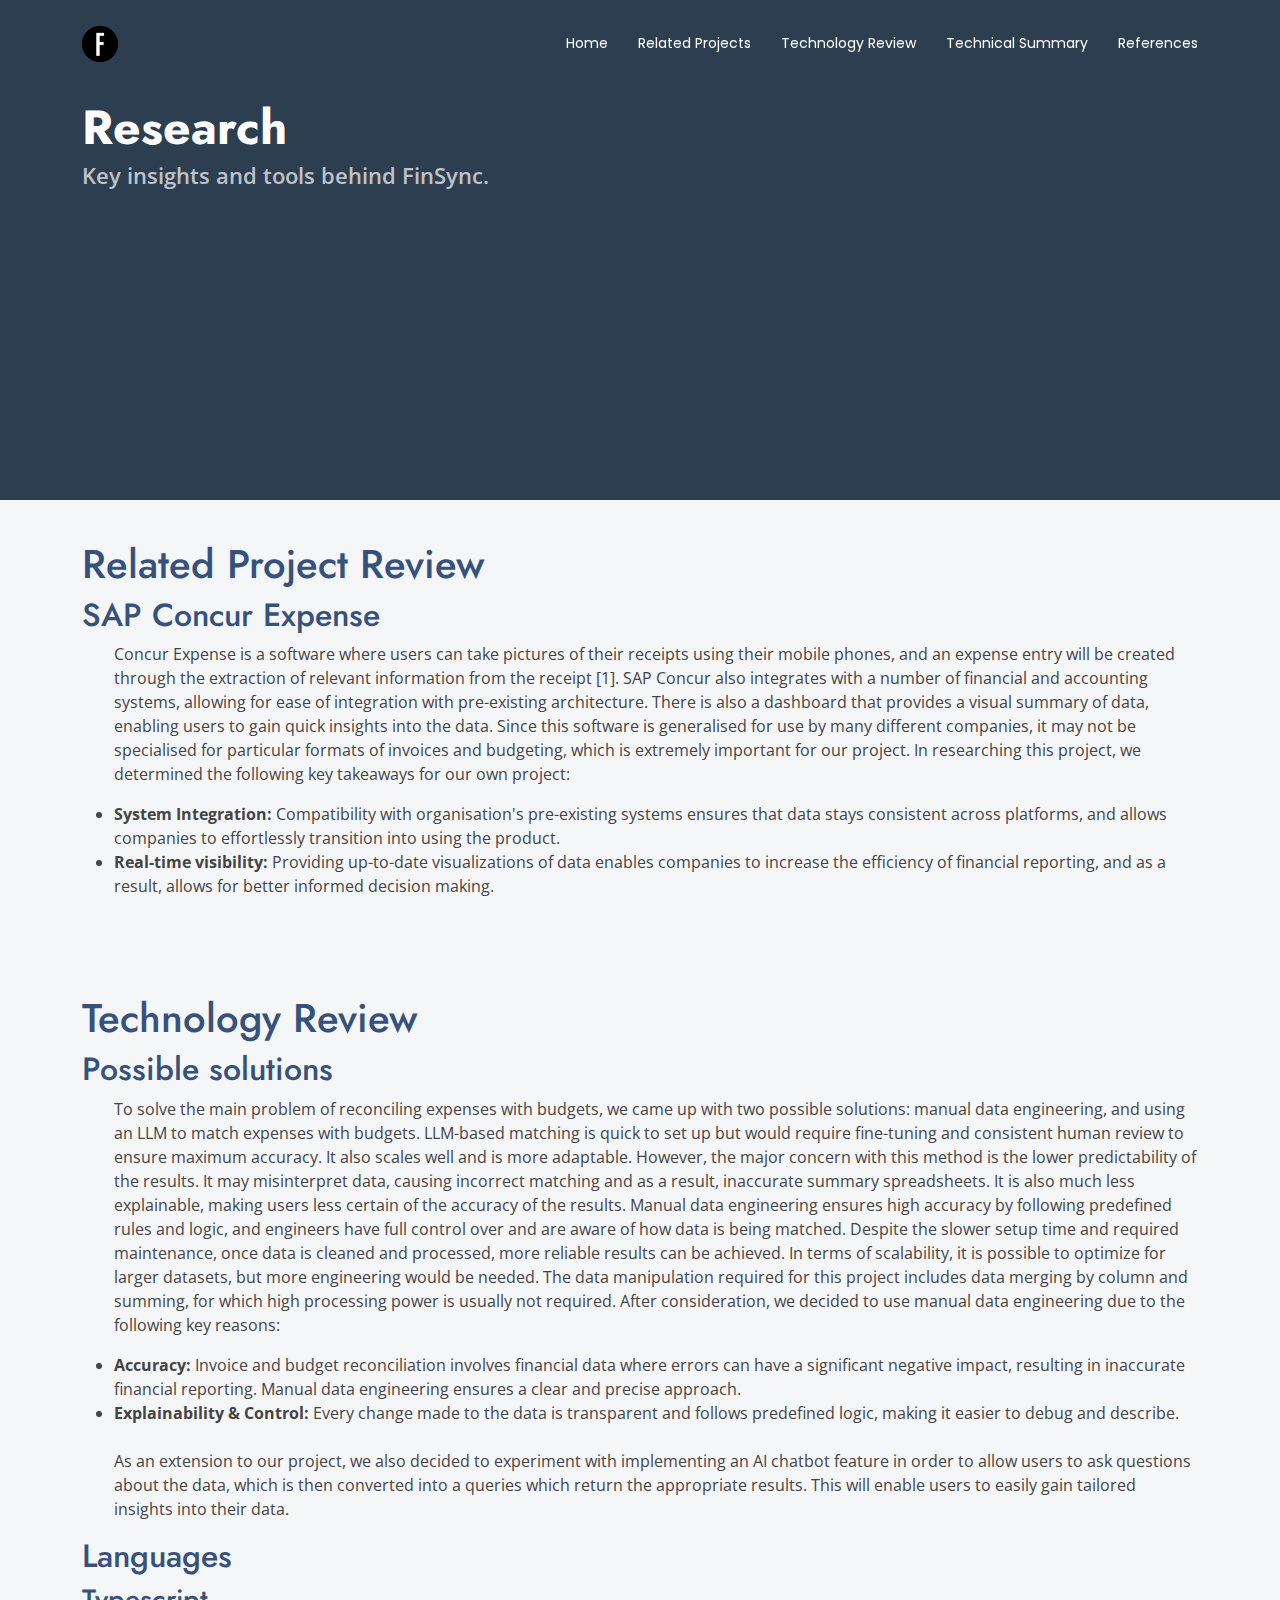
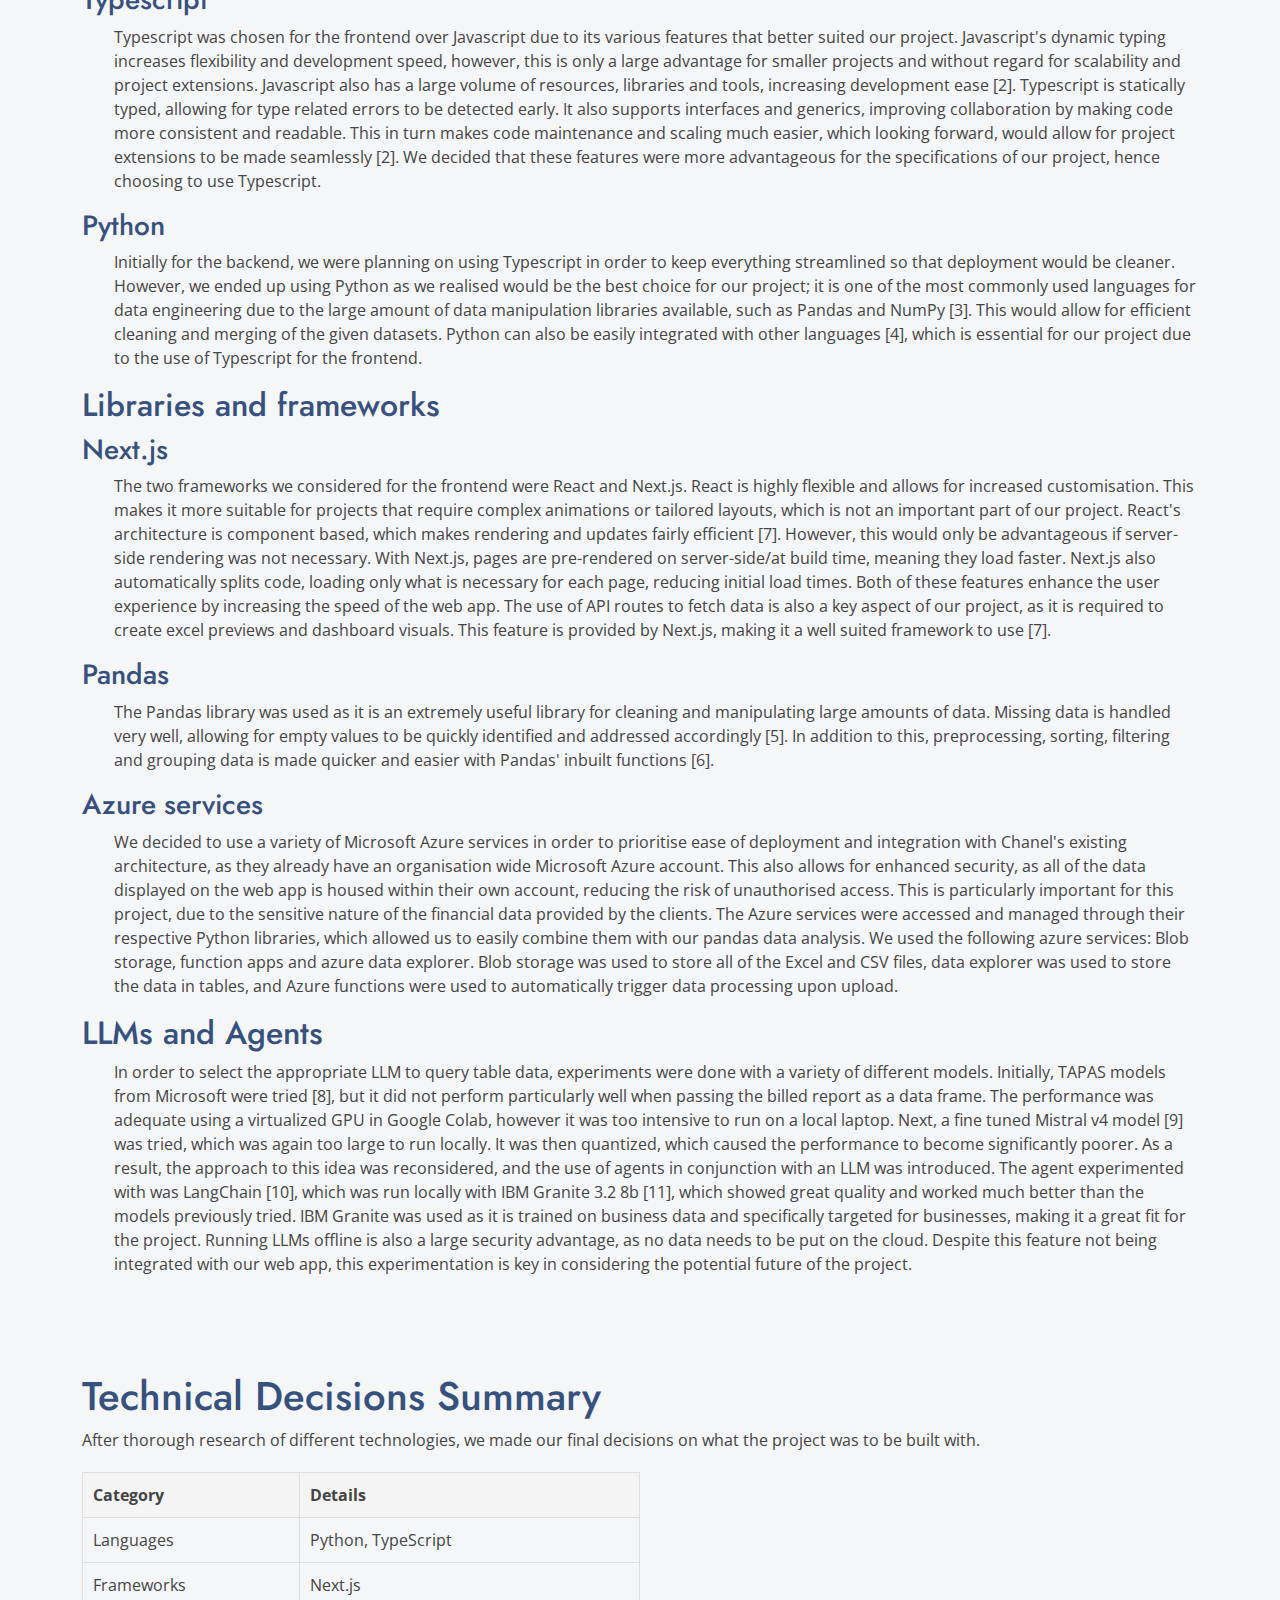
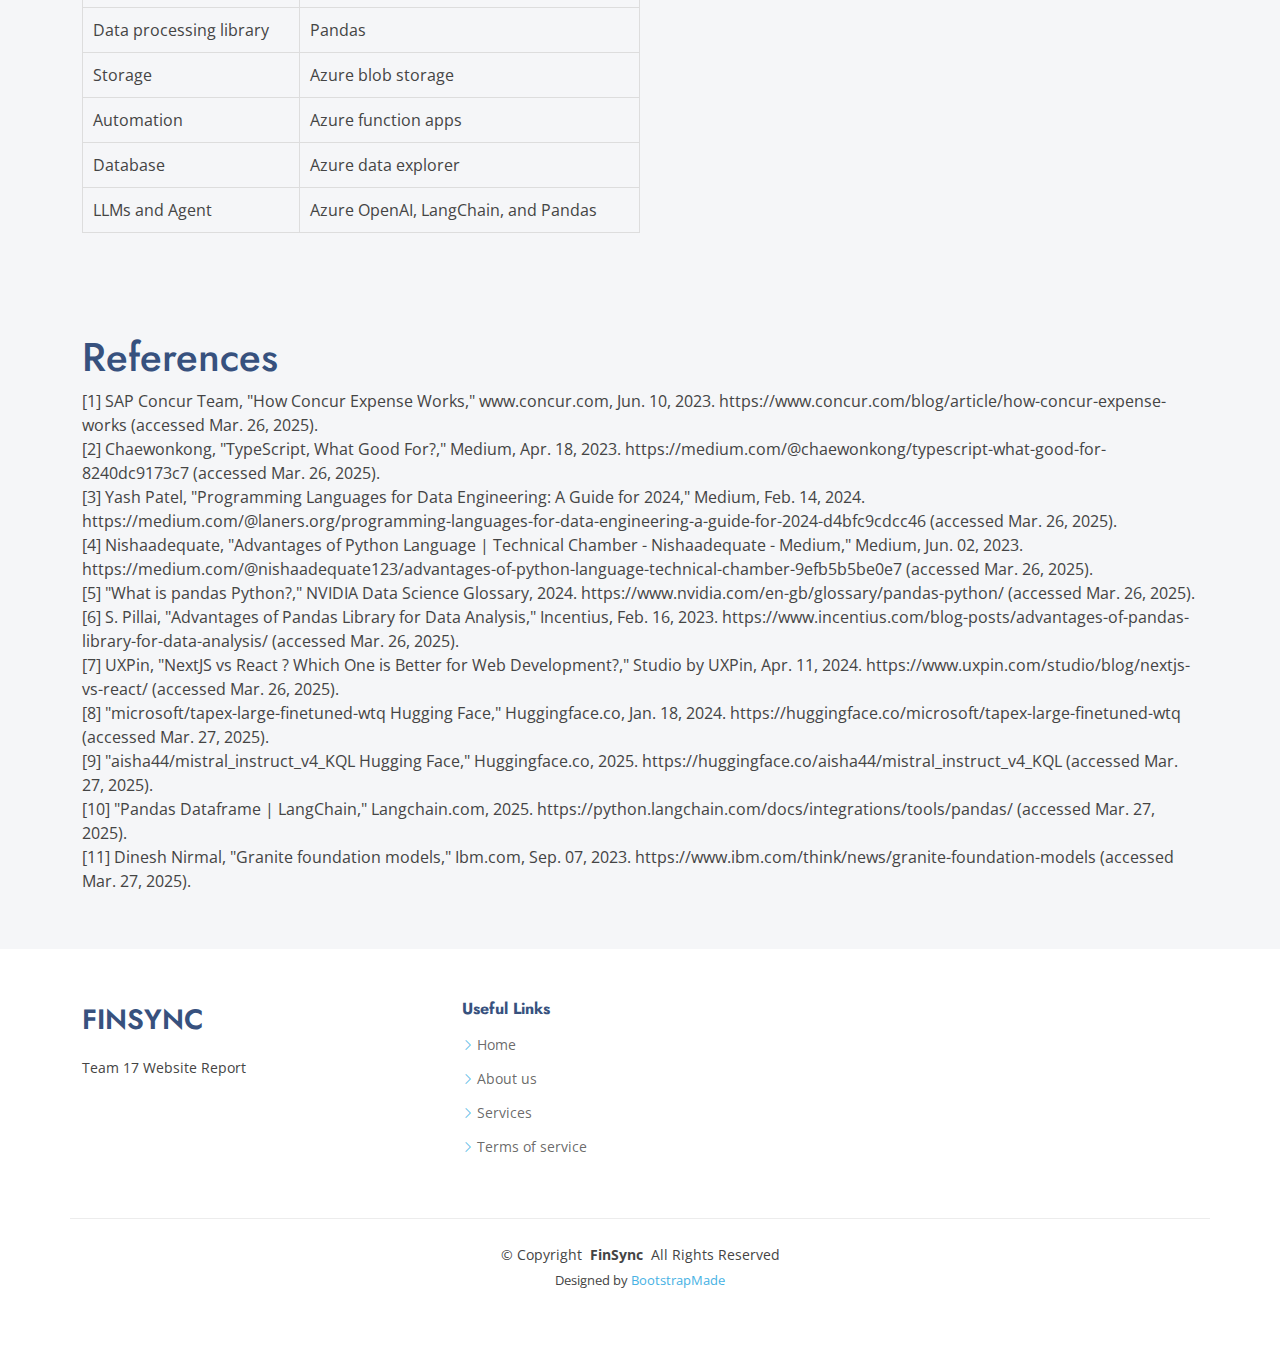
<file: research.html>
<!DOCTYPE html>
<html lang="en">
 
<head>
  <meta charset="utf-8">
  <meta content="width=device-width, initial-scale=1.0" name="viewport">
  <title>FinSync - Research</title>
  <meta name="description" content="">
  <meta name="keywords" content="">
 
  <!-- Favicons -->
  <link href="assets/img/flogoo.png" rel="icon">
  <link href="assets/img/flogoo" rel="apple-touch-icon">
 
  <!-- Fonts -->
  <link href="https://fonts.googleapis.com" rel="preconnect">
  <link href="https://fonts.gstatic.com" rel="preconnect" crossorigin>
  <link
    href="https://fonts.googleapis.com/css2?family=Open+Sans:ital,wght@0,300;0,400;0,500;0,600;0,700;0,800;1,300;1,400;1,500;1,600;1,700;1,800&family=Poppins:ital,wght@0,100;0,200;0,300;0,400;0,500;0,600;0,700;0,800;0,900;1,100;1,200;1,300;1,400;1,500;1,600;1,700;1,800;1,900&family=Jost:ital,wght@0,100;0,200;0,300;0,400;0,500;0,600;0,700;0,800;0,900;1,100;1,200;1,300;1,400;1,500;1,600;1,700;1,800;1,900&display=swap"
    rel="stylesheet">
 
  <!-- Vendor CSS Files -->
  <link href="assets/vendor/bootstrap/css/bootstrap.min.css" rel="stylesheet">
  <link href="assets/vendor/bootstrap-icons/bootstrap-icons.css" rel="stylesheet">
  <link href="assets/vendor/aos/aos.css" rel="stylesheet">
  <link href="assets/vendor/glightbox/css/glightbox.min.css" rel="stylesheet">
  <link href="assets/vendor/swiper/swiper-bundle.min.css" rel="stylesheet">
 
  <!-- Main CSS File -->
  <link href="assets/css/main.css" rel="stylesheet">
 
  <!-- =======================================================
  * Template Name: Arsha
  * Template URL: https://bootstrapmade.com/arsha-free-bootstrap-html-template-corporate/
  * Updated: Aug 07 2024 with Bootstrap v5.3.3
  * Author: BootstrapMade.com
  * License: https://bootstrapmade.com/license/
  ======================================================== -->
 
 
 
</head>
 
<body class="index-page">
  <header id="header" class="header d-flex align-items-center fixed-top">
    <div class="container-fluid container-xl position-relative d-flex align-items-center">
 
      <a href="index.html" class="logo d-flex align-items-center me-auto">
        <!-- Uncomment below if you wish to use an image logo -->
        <img src="assets/img/flogoo.png" alt="">
      </a>
 
      <nav id="navmenu" class="navmenu">
        <ul>
          <li><a href="index.html">Home</a></li>
          <li><a href="#relatedprojects">Related Projects</a></li>
          <li><a href="#technologyreview">Technology Review</a></li>
          <li><a href="#summary">Technical Summary</a></li>
          <li><a href="#references">References</a></li>
        </ul>
        <i class="mobile-nav-toggle d-xl-none bi bi-list"></i>
      </nav>
           
        
 
    </div>
  </header>
 
  <main class="main">
 
   <!-- Hero Section -->
   <section id="hero" class="hero dark-background">
    <div class="container">
      <h1>Research</h1>
      <p>Key insights and tools behind FinSync.</p>
    </div>
  </section>
 
   
 
    <section id="relatedprojects" class="section light-background">
      <div class="container">
        <h1>Related Project Review</h1>
        <h2>SAP Concur Expense</h2>
        <ul>
          <p>
            Concur Expense is a software where users can take pictures of their receipts using their mobile phones, and
            an expense entry will be created through the extraction of relevant information from the receipt [1]. SAP
            Concur also integrates with a number of financial and accounting systems, allowing for ease of integration
            with pre-existing architecture. There is also a dashboard that provides a visual summary of data, enabling
            users to gain quick insights into the data. Since this software is generalised for use by many different
            companies, it may not be specialised for particular formats of invoices and budgeting, which is extremely
            important for our project. In researching this project, we determined the following key takeaways for our
            own project:
          </p>
        </ul>
        <ul>
          <li><strong>System Integration: </strong>Compatibility with organisation&#39;s pre-existing systems ensures
            that data stays consistent across platforms, and allows companies to effortlessly transition into using the
            product. </li>
          <li><strong>Real-time visibility: </strong>Providing up-to-date visualizations of data enables companies to
            increase the efficiency of financial reporting, and as a result, allows for better informed decision making.
          </li>
        </ul>
      </div>
    </section>
 
    <section id="technologyreview" class="section light-background">
      <div class="container">
        <h1>Technology Review</h1>
        <h2>Possible solutions</h2>
        <ul>
          <p>To solve the main problem of reconciling expenses with budgets, we came up with two possible solutions:
            manual data engineering, and using an LLM to match expenses with budgets.
 
            LLM-based matching is quick to set up but would require fine-tuning and consistent human review to ensure
            maximum accuracy. It also scales well and is more adaptable. However, the major concern with this method is
            the lower predictability of the results. It may misinterpret data, causing incorrect matching and as a
            result, inaccurate summary spreadsheets. It is also much less explainable, making users less certain of the
            accuracy of the results.
 
            Manual data engineering ensures high accuracy by following predefined rules and logic, and engineers have
            full control over and are aware of how data is being matched. Despite the slower setup time and required
            maintenance, once data is cleaned and processed, more reliable results can be achieved. In terms of
            scalability, it is possible to optimize for larger datasets, but more engineering would be needed. The data
            manipulation required for this project includes data merging by column and summing, for which high
            processing power is usually not required.
 
            After consideration, we decided to use manual data engineering due to the following key reasons:
          </p>
 
          <li><strong>Accuracy: </strong>Invoice and budget reconciliation involves financial data where errors can have
            a significant negative impact, resulting in inaccurate financial reporting. Manual data engineering ensures
            a clear and precise approach.</li>
          <li><strong>Explainability & Control: </strong>Every change made to the data is transparent and follows
            predefined logic, making it easier to debug and describe. </li>
 
          <p><br>As an extension to our project, we also decided to experiment with implementing an AI chatbot feature
            in order to allow users to ask questions about the data, which is then converted into a queries which return
            the appropriate results. This will enable users to easily gain tailored insights into their data.</p>
        </ul>
 
 
        <h2>Languages</h2>
        <h3>Typescript</h3>
        <ul>
          <p>Typescript was chosen for the frontend over Javascript due to its various features that better suited our
            project.
            Javascript&#39;s dynamic typing increases flexibility and development speed, however, this is only a large
            advantage for smaller projects and without regard for scalability and project extensions. Javascript also
            has a large volume of resources, libraries and tools, increasing development ease [2].
            Typescript is statically typed, allowing for type related errors to be detected early. It also supports
            interfaces and generics, improving collaboration by making code more consistent and readable. This in turn
            makes code maintenance and scaling much easier, which looking forward, would allow for project extensions to
            be made seamlessly [2]. We decided that these features were more advantageous for the specifications of our
            project, hence choosing to use Typescript.
          </p>
        </ul>
        <h3>Python</h3>
        <ul>
          <p>Initially for the backend, we were planning on using Typescript in order to keep everything streamlined so
            that deployment would be cleaner. However, we ended up using Python as we realised would be the best choice
            for our project; it is one of the most commonly used languages for data engineering due to the large amount
            of data manipulation libraries available, such as Pandas and NumPy [3]. This would allow for efficient
            cleaning and merging of the given datasets. Python can also be easily integrated with other languages [4],
            which is essential for our project due to the use of Typescript for the frontend.
          </p>
        </ul>
 
        <h2>Libraries and frameworks</h2>
        <h3>Next.js </h3>
        <ul>
          <p>
            The two frameworks we considered for the frontend were React and Next.js. React is highly flexible and
            allows for increased customisation. This makes it more suitable for projects that require complex animations
            or tailored layouts, which is not an important part of our project. React&#39;s architecture is component
            based, which makes rendering and updates fairly efficient [7]. However, this would only be advantageous if
            server-side rendering was not necessary.
            With Next.js, pages are pre-rendered on server-side/at build time, meaning they load faster. Next.js also
            automatically splits code, loading only what is necessary for each page, reducing initial load times. Both
            of these features enhance the user experience by increasing the speed of the web app. The use of API routes
            to fetch data is also a key aspect of our project, as it is required to create excel previews and dashboard
            visuals. This feature is provided by Next.js, making it a well suited framework to use [7].
          </p>
        </ul>
        <h3>Pandas</h3>
        <ul>
          <p>
            The Pandas library was used as it is an extremely useful library for cleaning and manipulating large amounts
            of data. Missing data is handled very well, allowing for empty values to be quickly identified and addressed
            accordingly [5]. In addition to this, preprocessing, sorting, filtering and grouping data is made quicker
            and easier with Pandas&#39; inbuilt functions [6].
          </p>
        </ul>
        <h3>Azure services</h3>
        <ul>
          <p>
            We decided to use a variety of Microsoft Azure services in order to prioritise ease of deployment and
            integration with Chanel&#39;s existing architecture, as they already have an organisation wide Microsoft
            Azure account. This also allows for enhanced security, as all of the data displayed on the web app is housed
            within their own account, reducing the risk of unauthorised access. This is particularly important for this
            project, due to the sensitive nature of the financial data provided by the clients.
            The Azure services were accessed and managed through their respective Python libraries, which allowed us to
            easily combine them with our pandas data analysis. We used the following azure services: Blob storage,
            function apps and azure data explorer. Blob storage was used to store all of the Excel and CSV files, data
            explorer was used to store the data in tables, and Azure functions were used to automatically trigger data
            processing upon upload.
          </p>
        </ul>
        <h2>LLMs and Agents</h2>
        <ul>
          <p>
            In order to select the appropriate LLM to query table data, experiments were done with a variety of
            different models. Initially, TAPAS models from Microsoft were tried [8], but it did not perform particularly
            well when passing the billed report as a data frame. The performance was adequate using a virtualized GPU in
            Google Colab, however it was too intensive to run on a local laptop. Next, a fine tuned Mistral v4 model [9]
            was tried, which was again too large to run locally. It was then quantized, which caused the performance to
            become significantly poorer. As a result, the approach to this idea was reconsidered, and the use of agents
            in conjunction with an LLM was introduced. The agent experimented with was LangChain [10], which was run
            locally with IBM Granite 3.2 8b [11], which showed great quality and worked much better than the models
            previously tried. IBM Granite was used as it is trained on business data and specifically targeted for
            businesses, making it a great fit for the project. Running LLMs offline is also a large security advantage,
            as no data needs to be put on the cloud. Despite this feature not being integrated with our web app, this
            experimentation is key in considering the potential future of the project.
          </p>
        </ul>
      </div>
    </section>
 
    <section id="summary" class="section light-background">
      <div class="container">
        <title>Technical Decisions Summary</title>
        <style>
          table {
            width: 50%;
            border-collapse: collapse;
            margin: 20px 0;
          }
 
          th,
          td {
            border: 1px solid #ddd;
            padding: 10px;
            text-align: left;
          }
 
          th {
            background-color: #f4f4f4;
          }
        </style>
        </head>
 
        <body>
 
          <h1>Technical Decisions Summary</h1>
          <p>
            After thorough research of different technologies, we made our final decisions on what the project was to be
            built with.
          </p>
          <table>
            <tr>
              <th>Category</th>
              <th>Details</th>
            </tr>
            <tr>
              <td>Languages</td>
              <td>Python, TypeScript</td>
            </tr>
            <tr>
              <td>Frameworks</td>
              <td>Next.js</td>
            </tr>
            <tr>
              <td>Data processing library</td>
              <td>Pandas</td>
            </tr>
            <tr>
              <td>Storage</td>
              <td>Azure blob storage</td>
            </tr>
            <tr>
              <td>Automation</td>
              <td>Azure function apps</td>
            </tr>
            <tr>
              <td>Database</td>
              <td>Azure data explorer</td>
            </tr>
            <tr>
              <td>LLMs and Agent</td>
              <td>Azure OpenAI, LangChain, and Pandas </td>
            </tr>
          </table>
      </div>
    </section>
 
    <section id="references" class="section light-background">
      <div class="container">
        <h1>References</h1>
        <p>
          [1] SAP Concur Team, &#34;How Concur Expense Works,&#34; www.concur.com, Jun. 10, 2023.
          https://www.concur.com/blog/article/how-concur-expense-works (accessed Mar. 26, 2025).<br>
 
          [2] Chaewonkong, &#34;TypeScript, What Good For?,&#34; Medium, Apr. 18, 2023.
          https://medium.com/@chaewonkong/typescript-what-good-for-8240dc9173c7 (accessed Mar. 26, 2025).<br>
 
          [3] Yash Patel, &#34;Programming Languages for Data Engineering: A Guide for 2024,&#34; Medium, Feb. 14, 2024.
          https://medium.com/@laners.org/programming-languages-for-data-engineering-a-guide-for-2024-d4bfc9cdcc46
          (accessed Mar. 26, 2025).<br>
 
          [4] Nishaadequate, &#34;Advantages of Python Language | Technical Chamber - Nishaadequate - Medium,&#34;
          Medium, Jun. 02, 2023.
          https://medium.com/@nishaadequate123/advantages-of-python-language-technical-chamber-9efb5b5be0e7 (accessed
          Mar. 26, 2025).<br>
 
          [5] &#34;What is pandas Python?,&#34; NVIDIA Data Science Glossary, 2024.
          https://www.nvidia.com/en-gb/glossary/pandas-python/ (accessed Mar. 26, 2025).<br>
 
          [6] S. Pillai, &#34;Advantages of Pandas Library for Data Analysis,&#34; Incentius, Feb. 16, 2023.
          https://www.incentius.com/blog-posts/advantages-of-pandas-library-for-data-analysis/ (accessed Mar. 26,
          2025).<br>
 
          [7] UXPin, &#34;NextJS vs React ? Which One is Better for Web Development?,&#34; Studio by UXPin, Apr. 11,
          2024. https://www.uxpin.com/studio/blog/nextjs-vs-react/ (accessed Mar. 26, 2025).<br>
 
          [8] &#34;microsoft/tapex-large-finetuned-wtq Hugging Face,&#34; Huggingface.co, Jan. 18, 2024.
          https://huggingface.co/microsoft/tapex-large-finetuned-wtq (accessed Mar. 27, 2025).<br>
 
          [9] &#34;aisha44/mistral_instruct_v4_KQL Hugging Face,&#34; Huggingface.co, 2025.
          https://huggingface.co/aisha44/mistral_instruct_v4_KQL (accessed Mar. 27, 2025).<br>
 
          [10] &#34;Pandas Dataframe | LangChain,&#34; Langchain.com, 2025.
          https://python.langchain.com/docs/integrations/tools/pandas/ (accessed Mar. 27, 2025).<br>
 
          [11] Dinesh Nirmal, &#34;Granite foundation models,&#34; Ibm.com, Sep. 07, 2023.
          https://www.ibm.com/think/news/granite-foundation-models (accessed Mar. 27, 2025).<br>
        </p>
      </div>
    </section>
 
 
    <footer id="footer" class="footer">
      <div class="container footer-top">
        <div class="row gy-4">
          <div class="col-lg-4 col-md-6 footer-about">
            <a href="index.html" class="d-flex align-items-center">
              <span class="sitename">FinSync</span>
            </a>
            <div class="footer-contact pt-3">
              <p>Team 17 Website Report</p>
            </div>
          </div>
 
          <div class="col-lg-2 col-md-3 footer-links">
            <h4>Useful Links</h4>
            <ul>
              <li><i class="bi bi-chevron-right"></i> <a href="#">Home</a></li>
              <li><i class="bi bi-chevron-right"></i> <a href="#">About us</a></li>
              <li><i class="bi bi-chevron-right"></i> <a href="#">Services</a></li>
              <li><i class="bi bi-chevron-right"></i> <a href="#">Terms of service</a></li>
            </ul>
          </div>
 
 
 
        </div>
      </div>
 
      <div class="container copyright text-center mt-4">
        <p>© <span>Copyright</span> <strong class="px-1 sitename">FinSync</strong> <span>All Rights Reserved</span></p>
        <div class="credits">
          <!-- All the links in the footer should remain intact. -->
          <!-- You can delete the links only if you've purchased the pro version. -->
          <!-- Licensing information: https://bootstrapmade.com/license/ -->
          <!-- Purchase the pro version with working PHP/AJAX contact form: [buy-url] -->
          Designed by <a href="https://bootstrapmade.com/">BootstrapMade</a>
        </div>
      </div>
 
    </footer>
 
    <!-- Scroll Top -->
    <a href="#" id="scroll-top" class="scroll-top d-flex align-items-center justify-content-center"><i
        class="bi bi-arrow-up-short"></i></a>
 
    <!-- Preloader -->
    <div id="preloader"></div>
 
    <!-- Vendor JS Files -->
    <script src="assets/vendor/bootstrap/js/bootstrap.bundle.min.js"></script>
    <script src="assets/vendor/php-email-form/validate.js"></script>
    <script src="assets/vendor/aos/aos.js"></script>
    <script src="assets/vendor/glightbox/js/glightbox.min.js"></script>
    <script src="assets/vendor/swiper/swiper-bundle.min.js"></script>
    <script src="assets/vendor/waypoints/noframework.waypoints.js"></script>
    <script src="assets/vendor/imagesloaded/imagesloaded.pkgd.min.js"></script>
    <script src="assets/vendor/isotope-layout/isotope.pkgd.min.js"></script>
 
    <!-- Main JS File -->
    <script src="assets/js/main.js"></script>
 
</body>
 
</html>
</file>
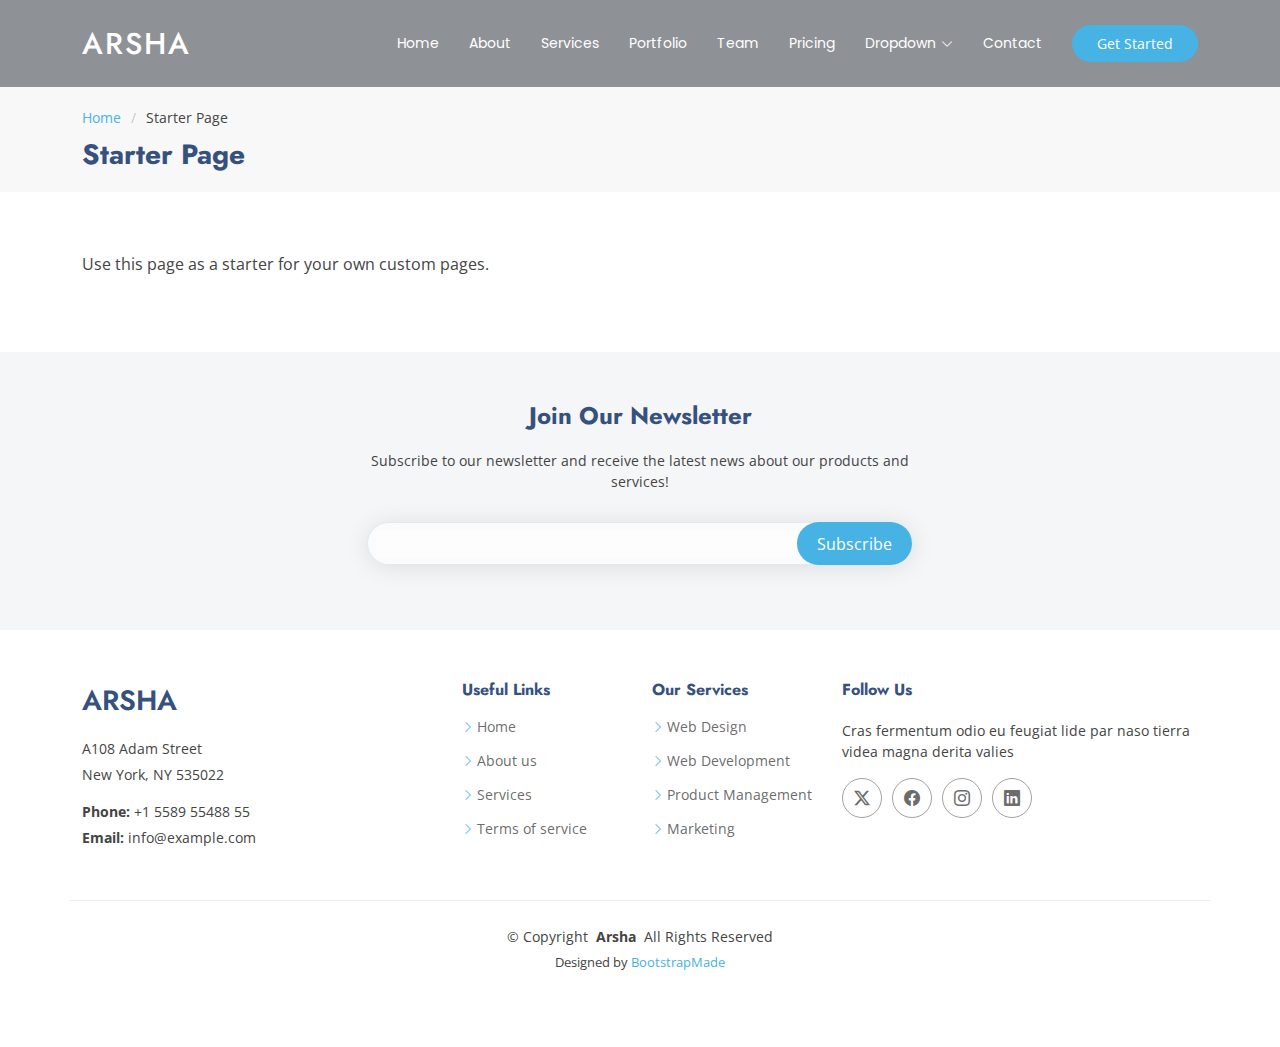
<file: starter-page.html>
<!DOCTYPE html>
<html lang="en">

<head>
  <meta charset="utf-8">
  <meta content="width=device-width, initial-scale=1.0" name="viewport">
  <title>Starter Page - Arsha Bootstrap Template</title>
  <meta name="description" content="">
  <meta name="keywords" content="">

  <!-- Favicons -->
  <link href="assets/img/favicon.png" rel="icon">
  <link href="assets/img/apple-touch-icon.png" rel="apple-touch-icon">

  <!-- Fonts -->
  <link href="https://fonts.googleapis.com" rel="preconnect">
  <link href="https://fonts.gstatic.com" rel="preconnect" crossorigin>
  <link href="https://fonts.googleapis.com/css2?family=Open+Sans:ital,wght@0,300;0,400;0,500;0,600;0,700;0,800;1,300;1,400;1,500;1,600;1,700;1,800&family=Poppins:ital,wght@0,100;0,200;0,300;0,400;0,500;0,600;0,700;0,800;0,900;1,100;1,200;1,300;1,400;1,500;1,600;1,700;1,800;1,900&family=Jost:ital,wght@0,100;0,200;0,300;0,400;0,500;0,600;0,700;0,800;0,900;1,100;1,200;1,300;1,400;1,500;1,600;1,700;1,800;1,900&display=swap" rel="stylesheet">

  <!-- Vendor CSS Files -->
  <link href="assets/vendor/bootstrap/css/bootstrap.min.css" rel="stylesheet">
  <link href="assets/vendor/bootstrap-icons/bootstrap-icons.css" rel="stylesheet">
  <link href="assets/vendor/aos/aos.css" rel="stylesheet">
  <link href="assets/vendor/glightbox/css/glightbox.min.css" rel="stylesheet">
  <link href="assets/vendor/swiper/swiper-bundle.min.css" rel="stylesheet">

  <!-- Main CSS File -->
  <link href="assets/css/main.css" rel="stylesheet">

  <!-- =======================================================
  * Template Name: Arsha
  * Template URL: https://bootstrapmade.com/arsha-free-bootstrap-html-template-corporate/
  * Updated: Aug 07 2024 with Bootstrap v5.3.3
  * Author: BootstrapMade.com
  * License: https://bootstrapmade.com/license/
  ======================================================== -->
</head>

<body class="starter-page-page">

  <header id="header" class="header d-flex align-items-center sticky-top">
    <div class="container-fluid container-xl position-relative d-flex align-items-center">

      <a href="index.html" class="logo d-flex align-items-center me-auto">
        <!-- Uncomment the line below if you also wish to use an image logo -->
        <!-- <img src="assets/img/logo.png" alt=""> -->
        <h1 class="sitename">Arsha</h1>
      </a>

      <nav id="navmenu" class="navmenu">
        <ul>
          <li><a href="#hero">Home</a></li>
          <li><a href="#about">About</a></li>
          <li><a href="#services">Services</a></li>
          <li><a href="#portfolio">Portfolio</a></li>
          <li><a href="#team">Team</a></li>
          <li><a href="#pricing">Pricing</a></li>
          <li class="dropdown"><a href="#"><span>Dropdown</span> <i class="bi bi-chevron-down toggle-dropdown"></i></a>
            <ul>
              <li><a href="#">Dropdown 1</a></li>
              <li class="dropdown"><a href="#"><span>Deep Dropdown</span> <i class="bi bi-chevron-down toggle-dropdown"></i></a>
                <ul>
                  <li><a href="#">Deep Dropdown 1</a></li>
                  <li><a href="#">Deep Dropdown 2</a></li>
                  <li><a href="#">Deep Dropdown 3</a></li>
                  <li><a href="#">Deep Dropdown 4</a></li>
                  <li><a href="#">Deep Dropdown 5</a></li>
                </ul>
              </li>
              <li><a href="#">Dropdown 2</a></li>
              <li><a href="#">Dropdown 3</a></li>
              <li><a href="#">Dropdown 4</a></li>
            </ul>
          </li>
          <li><a href="#contact">Contact</a></li>
        </ul>
        <i class="mobile-nav-toggle d-xl-none bi bi-list"></i>
      </nav>

      <a class="btn-getstarted" href="#about">Get Started</a>

    </div>
  </header>

  <main class="main">

    <!-- Page Title -->
    <div class="page-title" data-aos="fade">
      <div class="container">
        <nav class="breadcrumbs">
          <ol>
            <li><a href="index.html">Home</a></li>
            <li class="current">Starter Page</li>
          </ol>
        </nav>
        <h1>Starter Page</h1>
      </div>
    </div><!-- End Page Title -->

    <!-- Starter Section Section -->
    <section id="starter-section" class="starter-section section">

      <div class="container" data-aos="fade-up">
        <p>Use this page as a starter for your own custom pages.</p>
      </div>

    </section><!-- /Starter Section Section -->

  </main>

  <footer id="footer" class="footer">

    <div class="footer-newsletter">
      <div class="container">
        <div class="row justify-content-center text-center">
          <div class="col-lg-6">
            <h4>Join Our Newsletter</h4>
            <p>Subscribe to our newsletter and receive the latest news about our products and services!</p>
            <form action="forms/newsletter.php" method="post" class="php-email-form">
              <div class="newsletter-form"><input type="email" name="email"><input type="submit" value="Subscribe"></div>
              <div class="loading">Loading</div>
              <div class="error-message"></div>
              <div class="sent-message">Your subscription request has been sent. Thank you!</div>
            </form>
          </div>
        </div>
      </div>
    </div>

    <div class="container footer-top">
      <div class="row gy-4">
        <div class="col-lg-4 col-md-6 footer-about">
          <a href="index.html" class="d-flex align-items-center">
            <span class="sitename">Arsha</span>
          </a>
          <div class="footer-contact pt-3">
            <p>A108 Adam Street</p>
            <p>New York, NY 535022</p>
            <p class="mt-3"><strong>Phone:</strong> <span>+1 5589 55488 55</span></p>
            <p><strong>Email:</strong> <span>info@example.com</span></p>
          </div>
        </div>

        <div class="col-lg-2 col-md-3 footer-links">
          <h4>Useful Links</h4>
          <ul>
            <li><i class="bi bi-chevron-right"></i> <a href="#">Home</a></li>
            <li><i class="bi bi-chevron-right"></i> <a href="#">About us</a></li>
            <li><i class="bi bi-chevron-right"></i> <a href="#">Services</a></li>
            <li><i class="bi bi-chevron-right"></i> <a href="#">Terms of service</a></li>
          </ul>
        </div>

        <div class="col-lg-2 col-md-3 footer-links">
          <h4>Our Services</h4>
          <ul>
            <li><i class="bi bi-chevron-right"></i> <a href="#">Web Design</a></li>
            <li><i class="bi bi-chevron-right"></i> <a href="#">Web Development</a></li>
            <li><i class="bi bi-chevron-right"></i> <a href="#">Product Management</a></li>
            <li><i class="bi bi-chevron-right"></i> <a href="#">Marketing</a></li>
          </ul>
        </div>

        <div class="col-lg-4 col-md-12">
          <h4>Follow Us</h4>
          <p>Cras fermentum odio eu feugiat lide par naso tierra videa magna derita valies</p>
          <div class="social-links d-flex">
            <a href=""><i class="bi bi-twitter-x"></i></a>
            <a href=""><i class="bi bi-facebook"></i></a>
            <a href=""><i class="bi bi-instagram"></i></a>
            <a href=""><i class="bi bi-linkedin"></i></a>
          </div>
        </div>

      </div>
    </div>

    <div class="container copyright text-center mt-4">
      <p>© <span>Copyright</span> <strong class="px-1 sitename">Arsha</strong> <span>All Rights Reserved</span></p>
      <div class="credits">
        <!-- All the links in the footer should remain intact. -->
        <!-- You can delete the links only if you've purchased the pro version. -->
        <!-- Licensing information: https://bootstrapmade.com/license/ -->
        <!-- Purchase the pro version with working PHP/AJAX contact form: [buy-url] -->
        Designed by <a href="https://bootstrapmade.com/">BootstrapMade</a>
      </div>
    </div>

  </footer>

  <!-- Scroll Top -->
  <a href="#" id="scroll-top" class="scroll-top d-flex align-items-center justify-content-center"><i class="bi bi-arrow-up-short"></i></a>

  <!-- Preloader -->
  <div id="preloader"></div>

  <!-- Vendor JS Files -->
  <script src="assets/vendor/bootstrap/js/bootstrap.bundle.min.js"></script>
  <script src="assets/vendor/php-email-form/validate.js"></script>
  <script src="assets/vendor/aos/aos.js"></script>
  <script src="assets/vendor/glightbox/js/glightbox.min.js"></script>
  <script src="assets/vendor/swiper/swiper-bundle.min.js"></script>
  <script src="assets/vendor/waypoints/noframework.waypoints.js"></script>
  <script src="assets/vendor/imagesloaded/imagesloaded.pkgd.min.js"></script>
  <script src="assets/vendor/isotope-layout/isotope.pkgd.min.js"></script>

  <!-- Main JS File -->
  <script src="assets/js/main.js"></script>

</body>

</html>
</file>
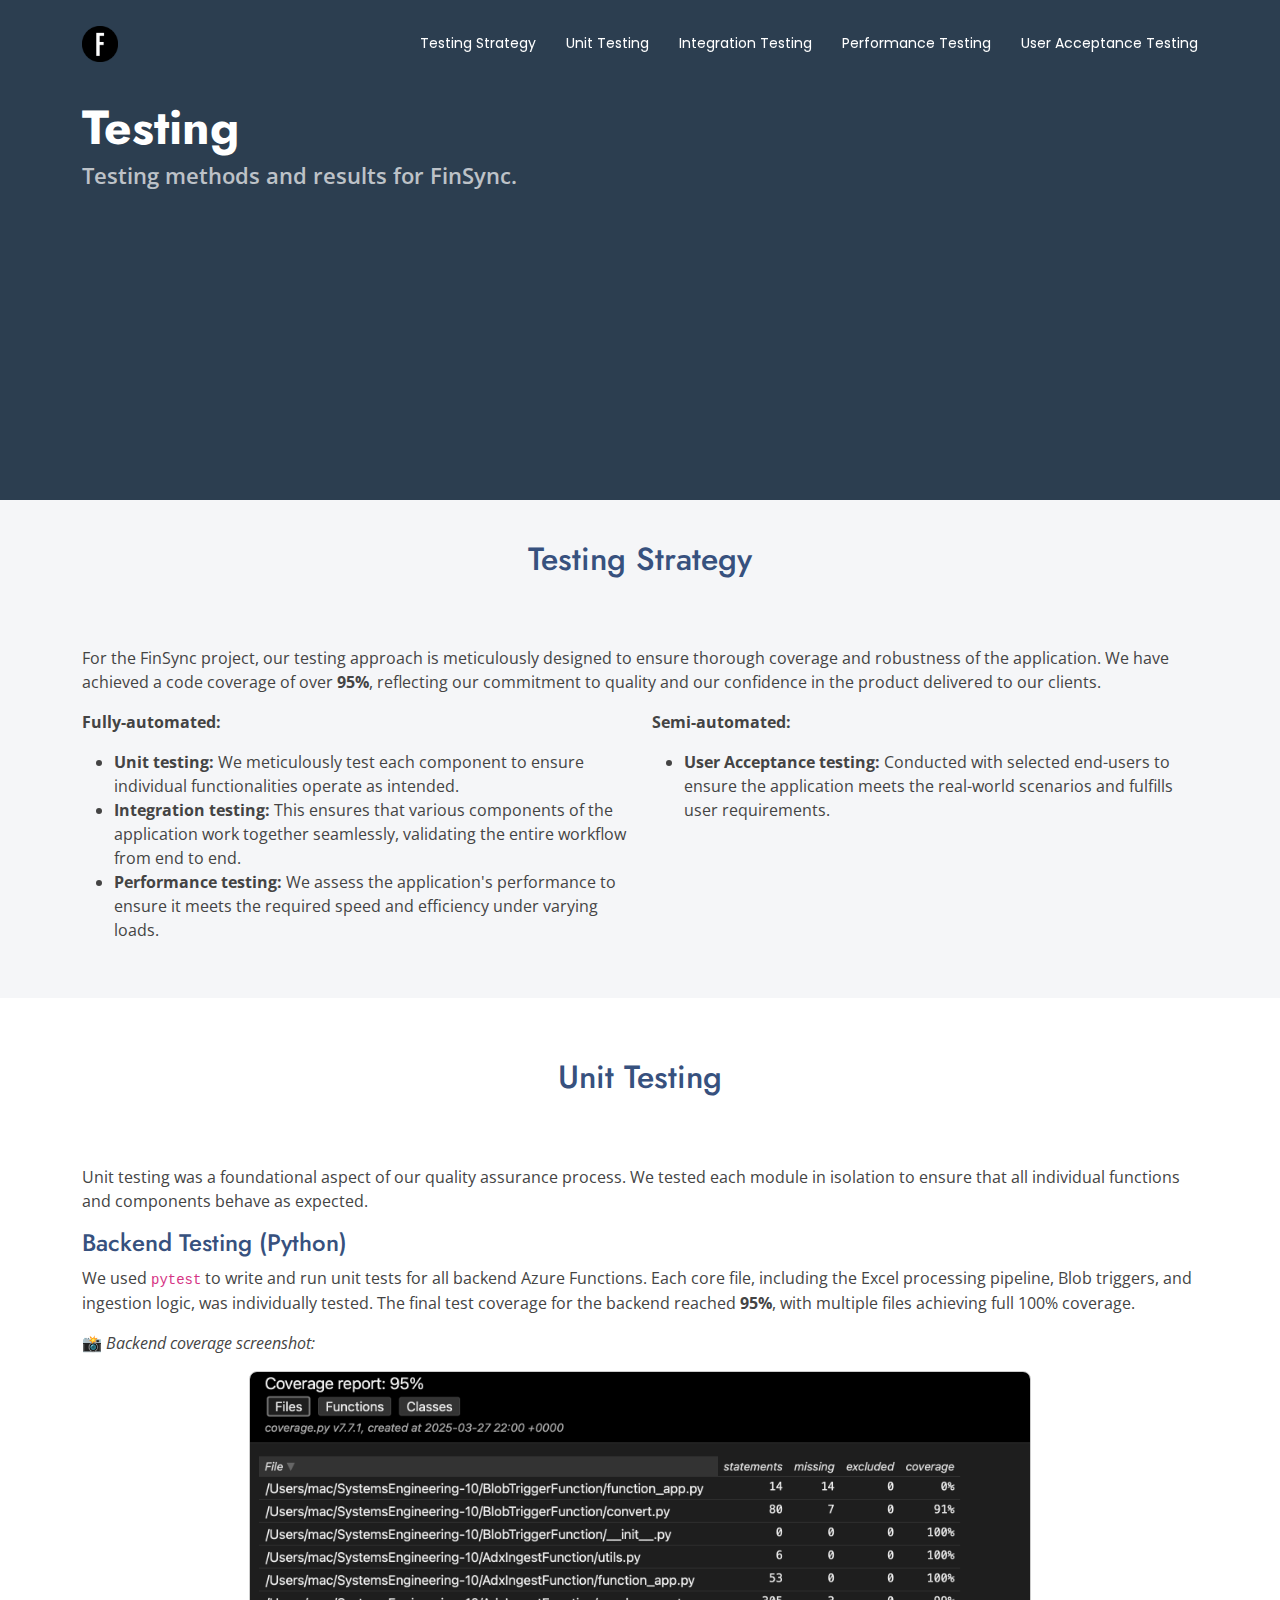
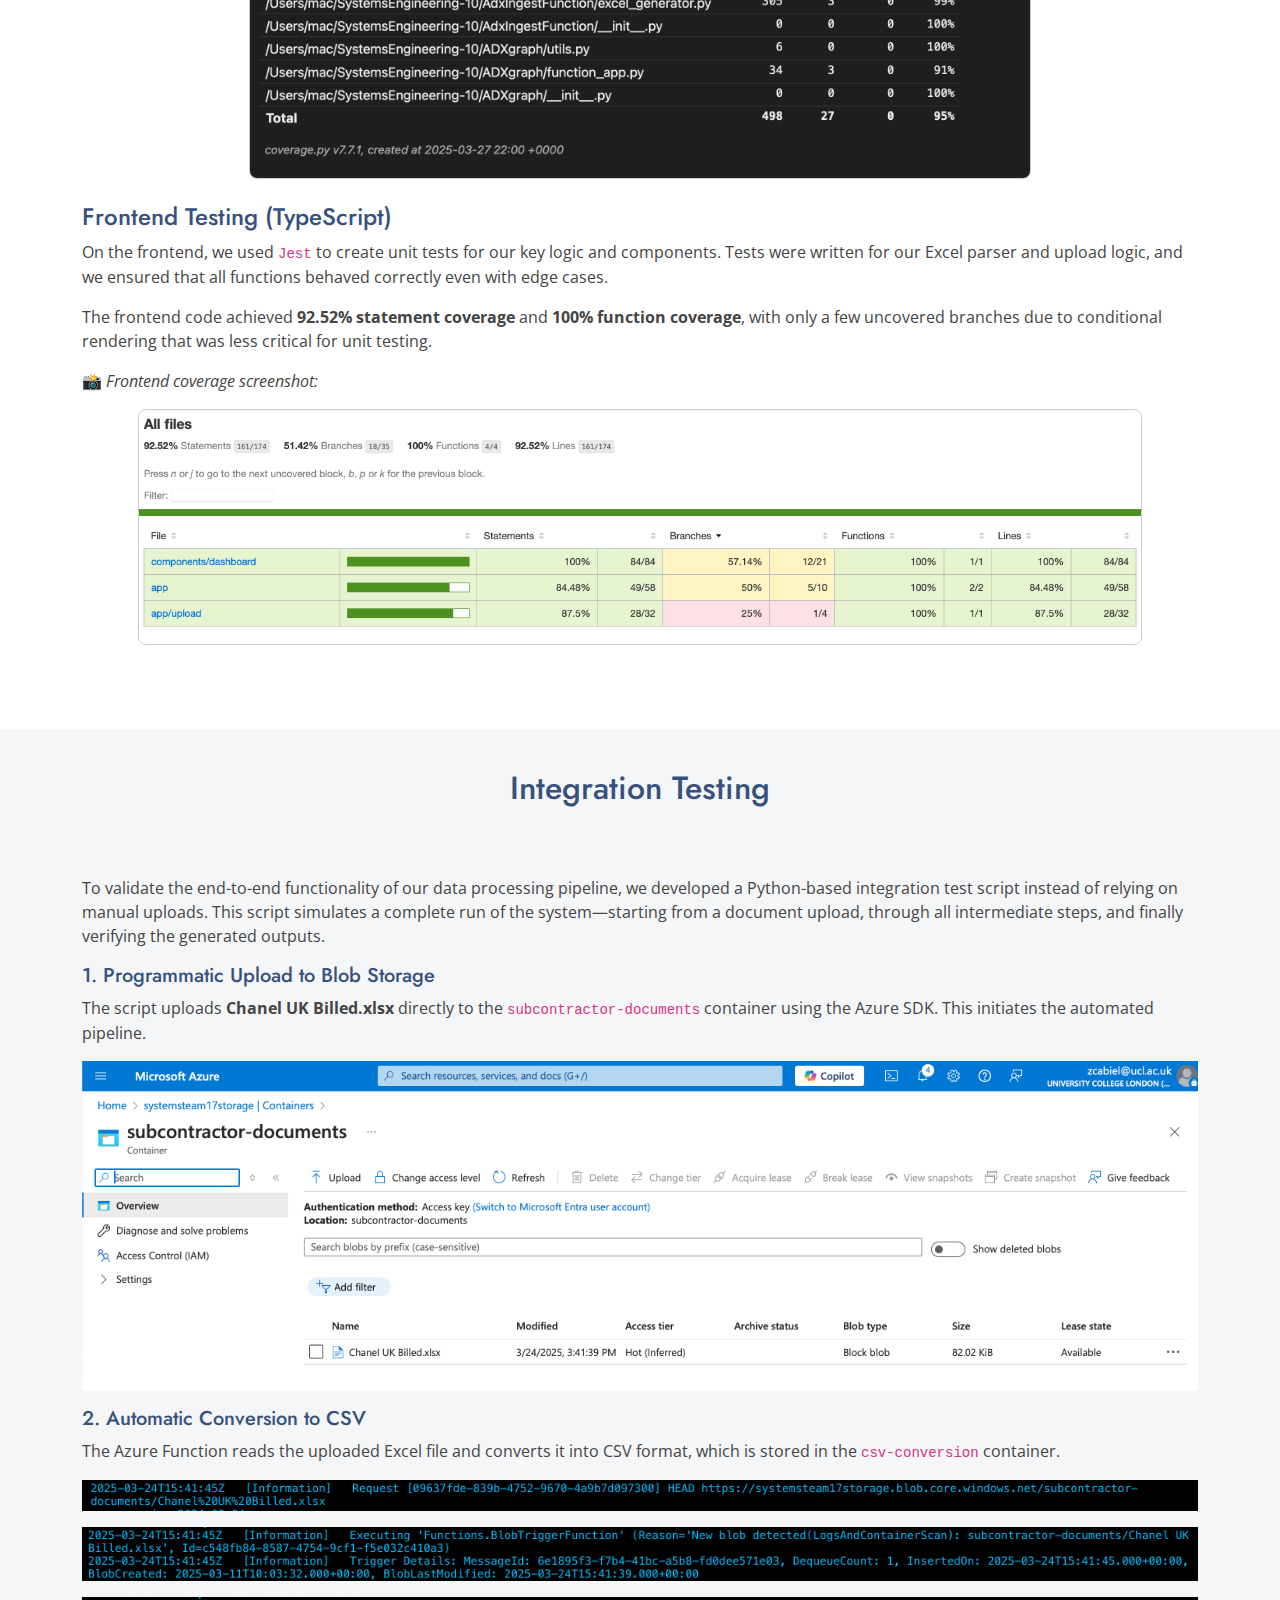
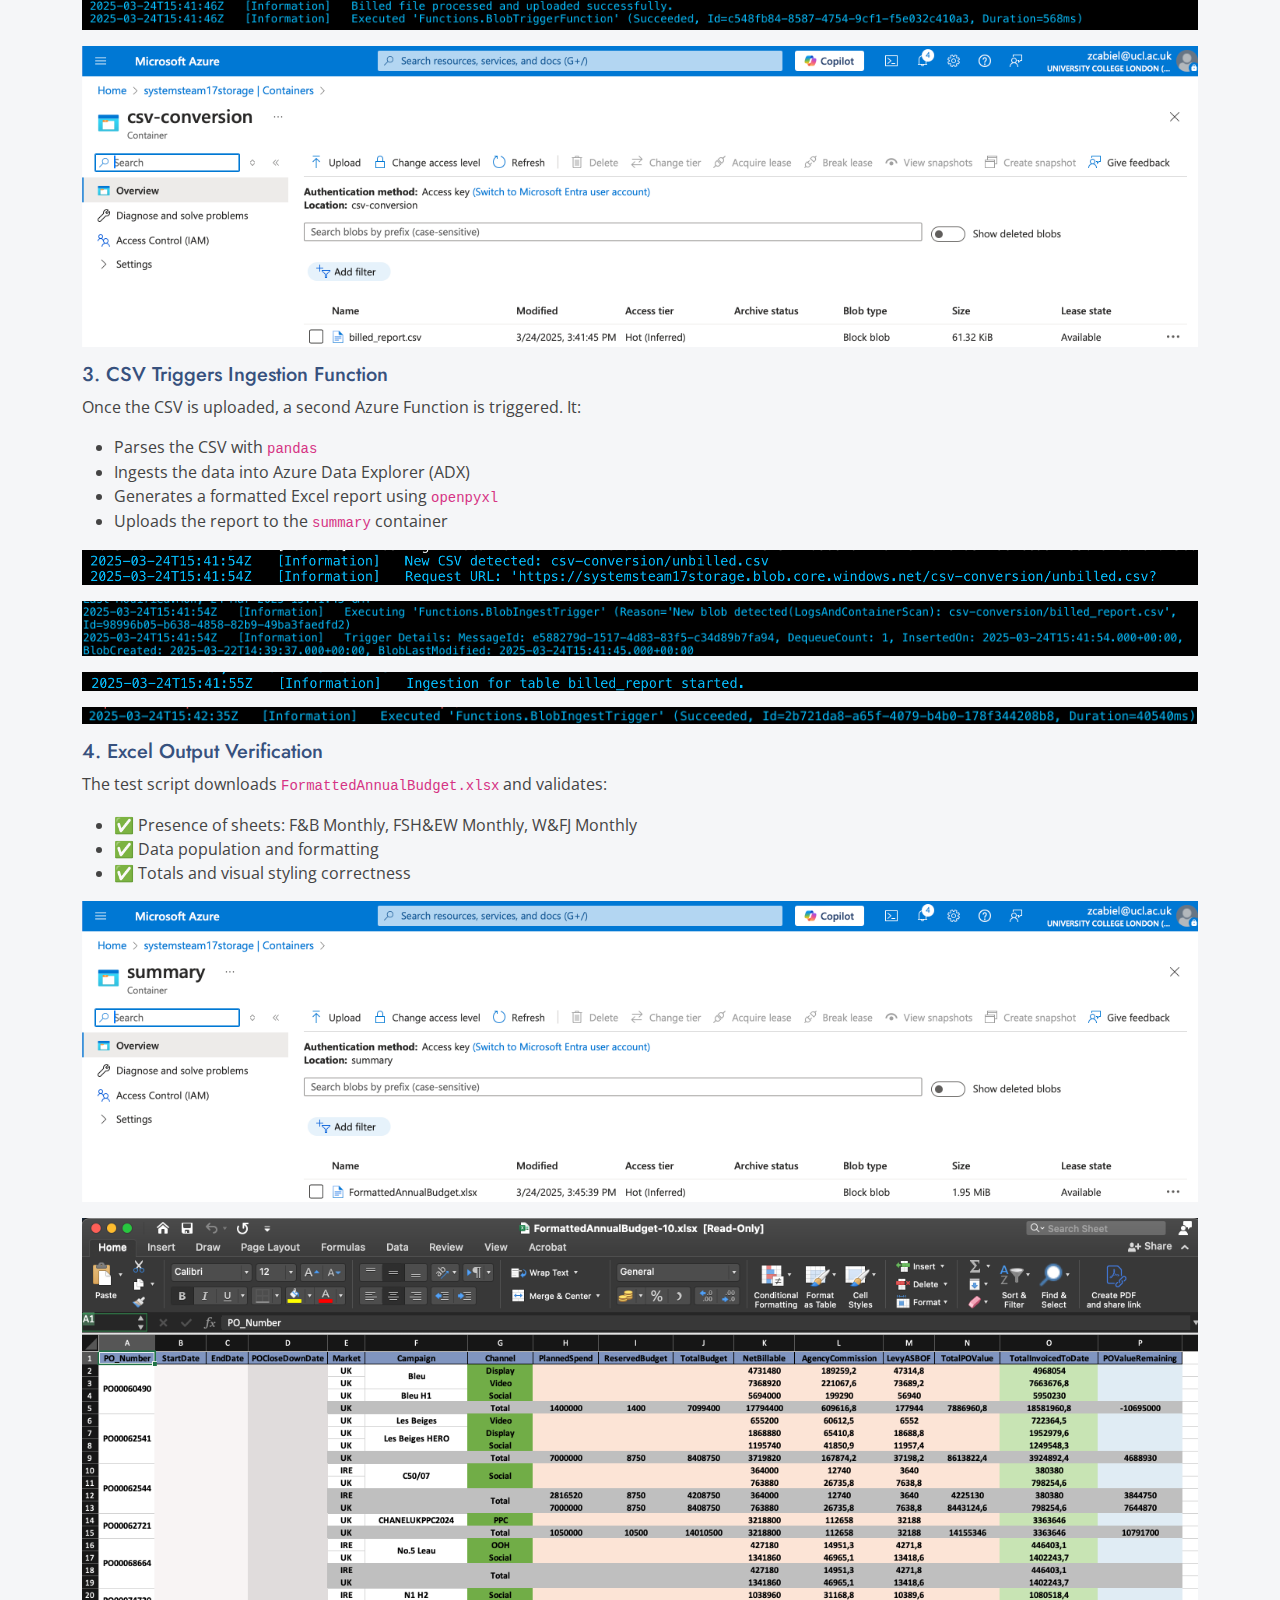
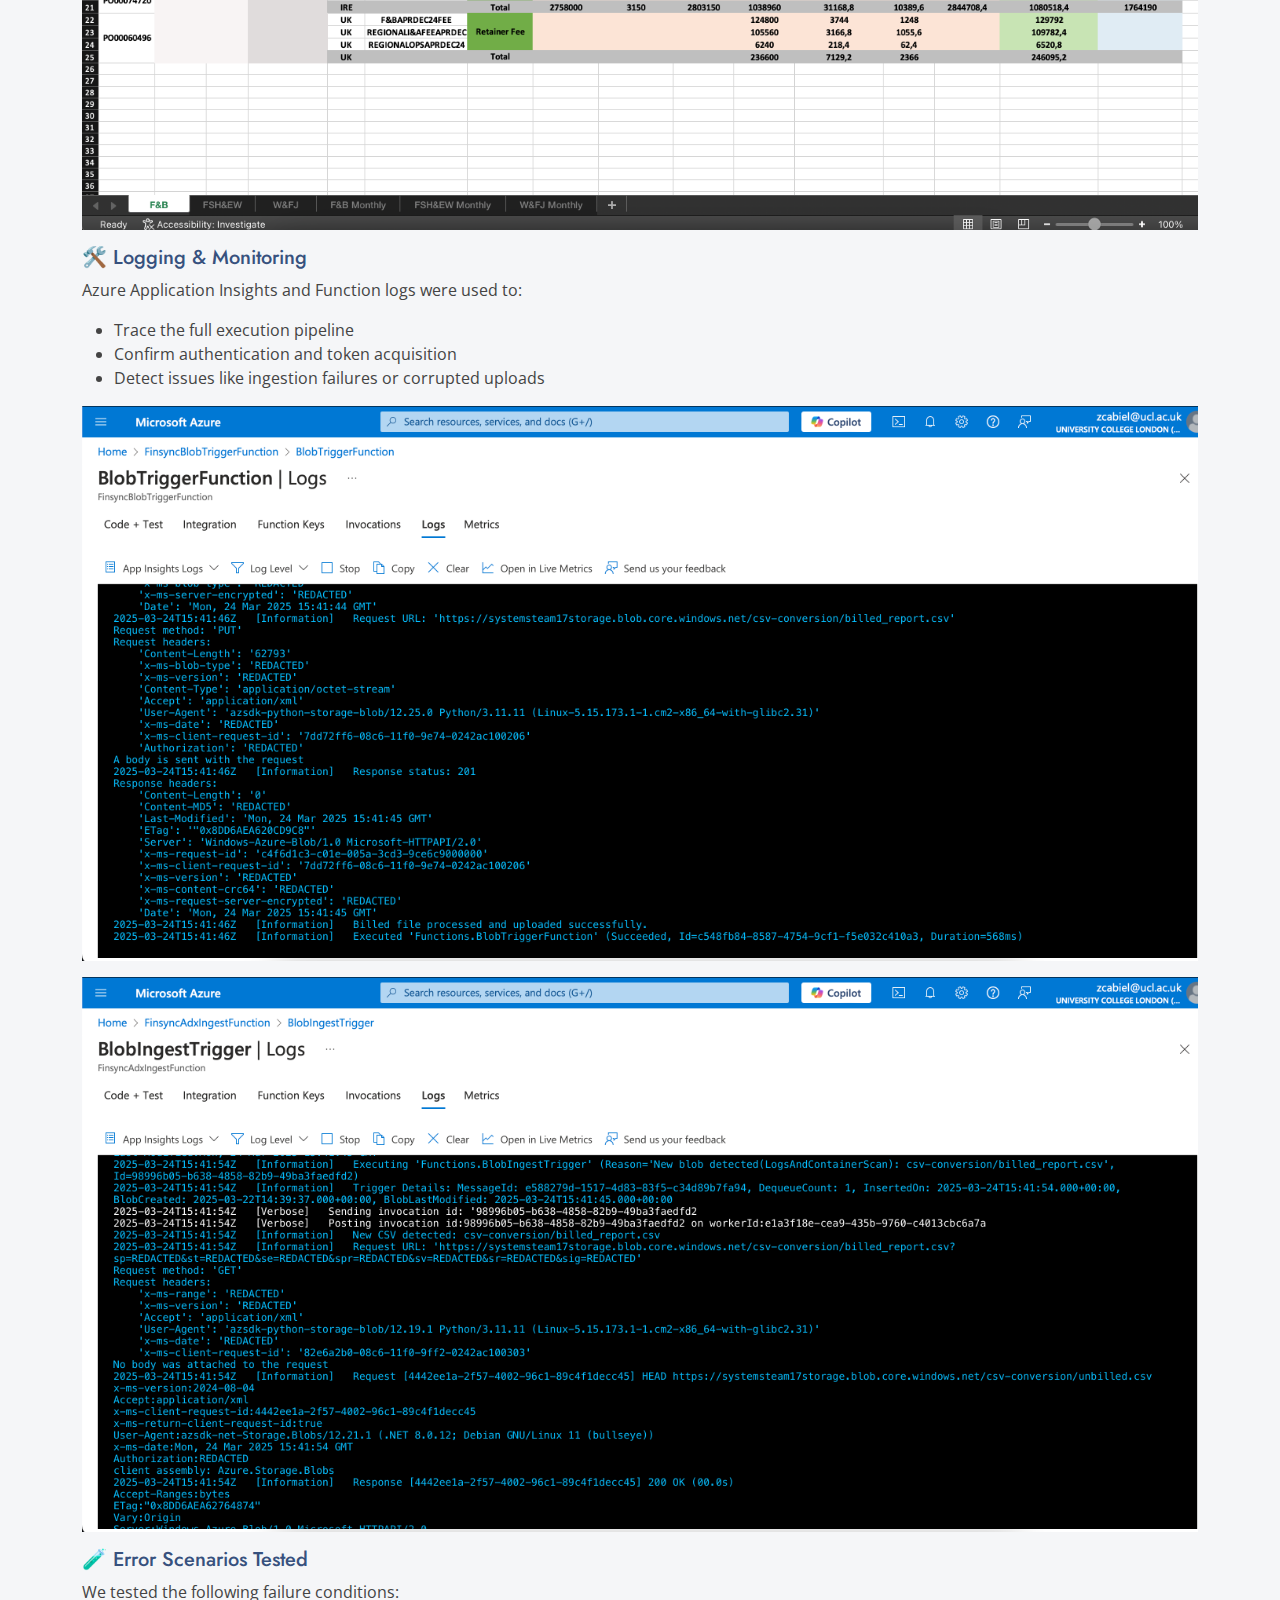
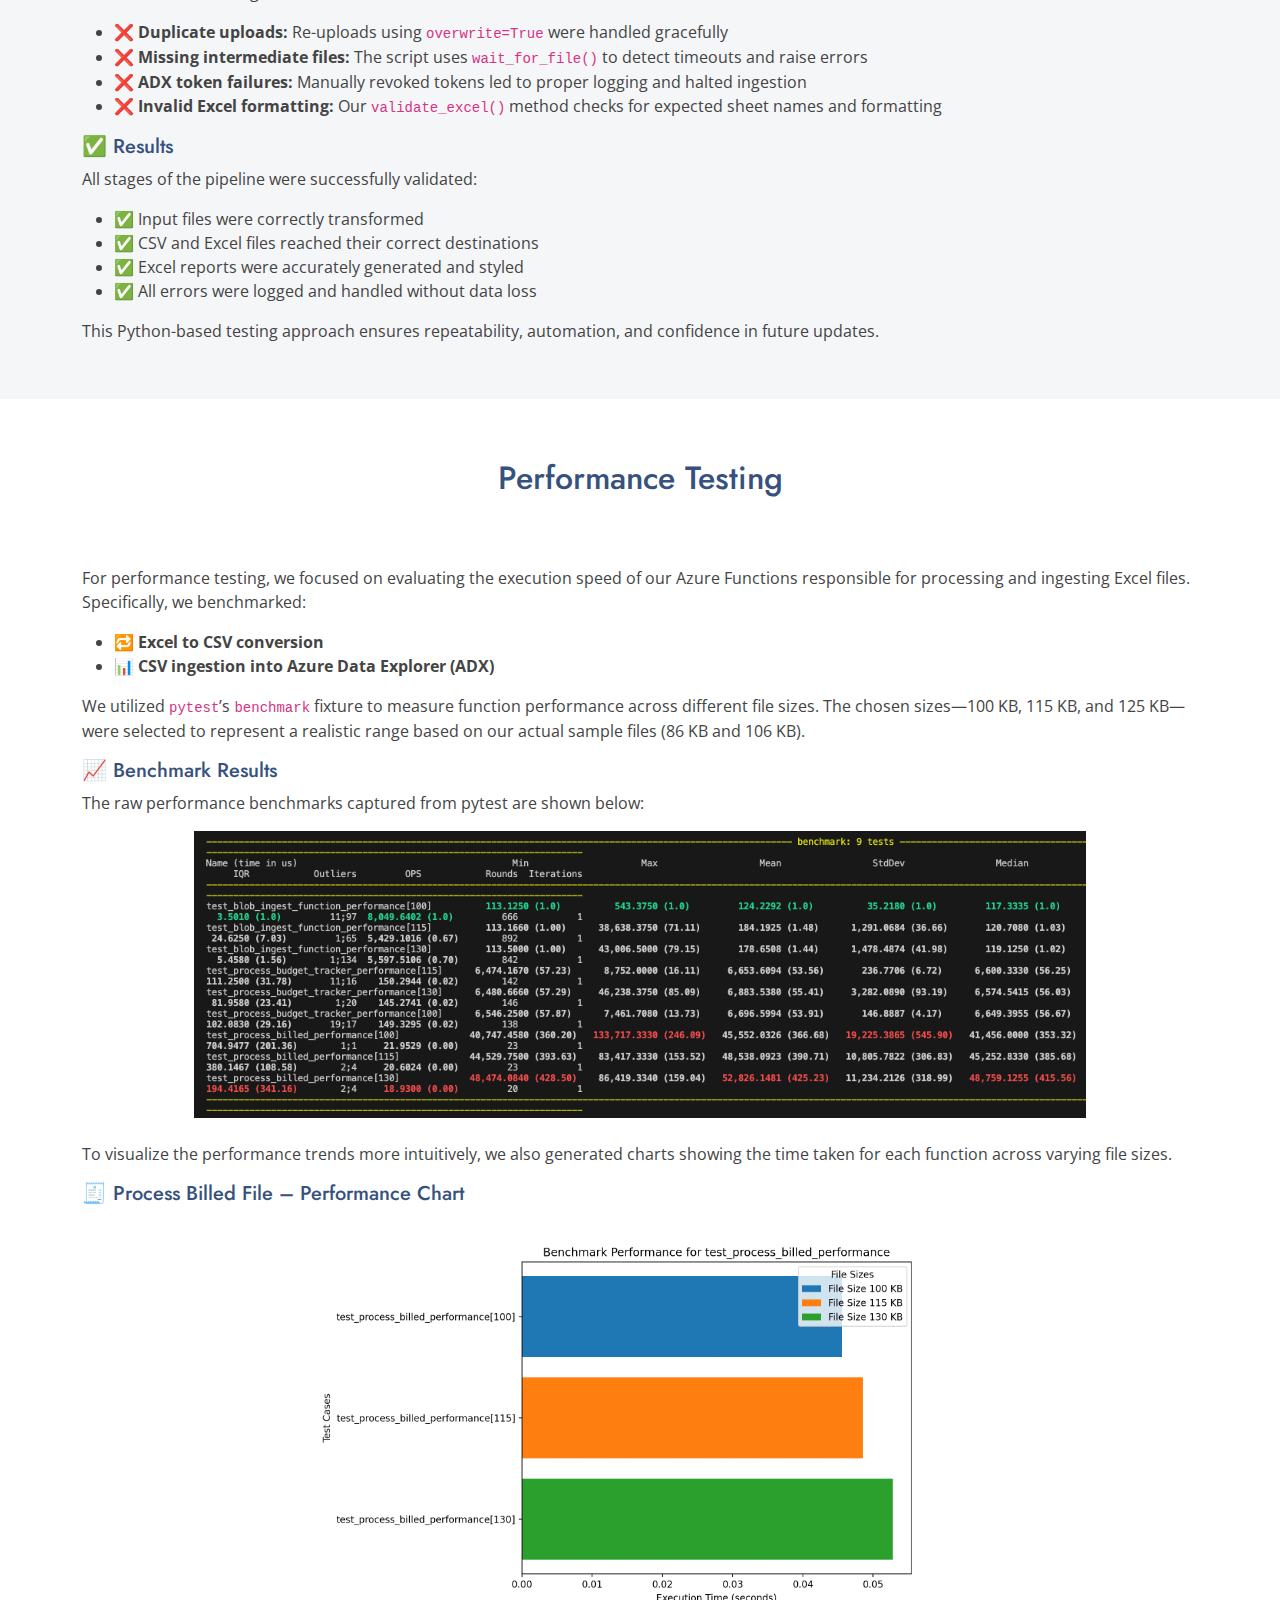
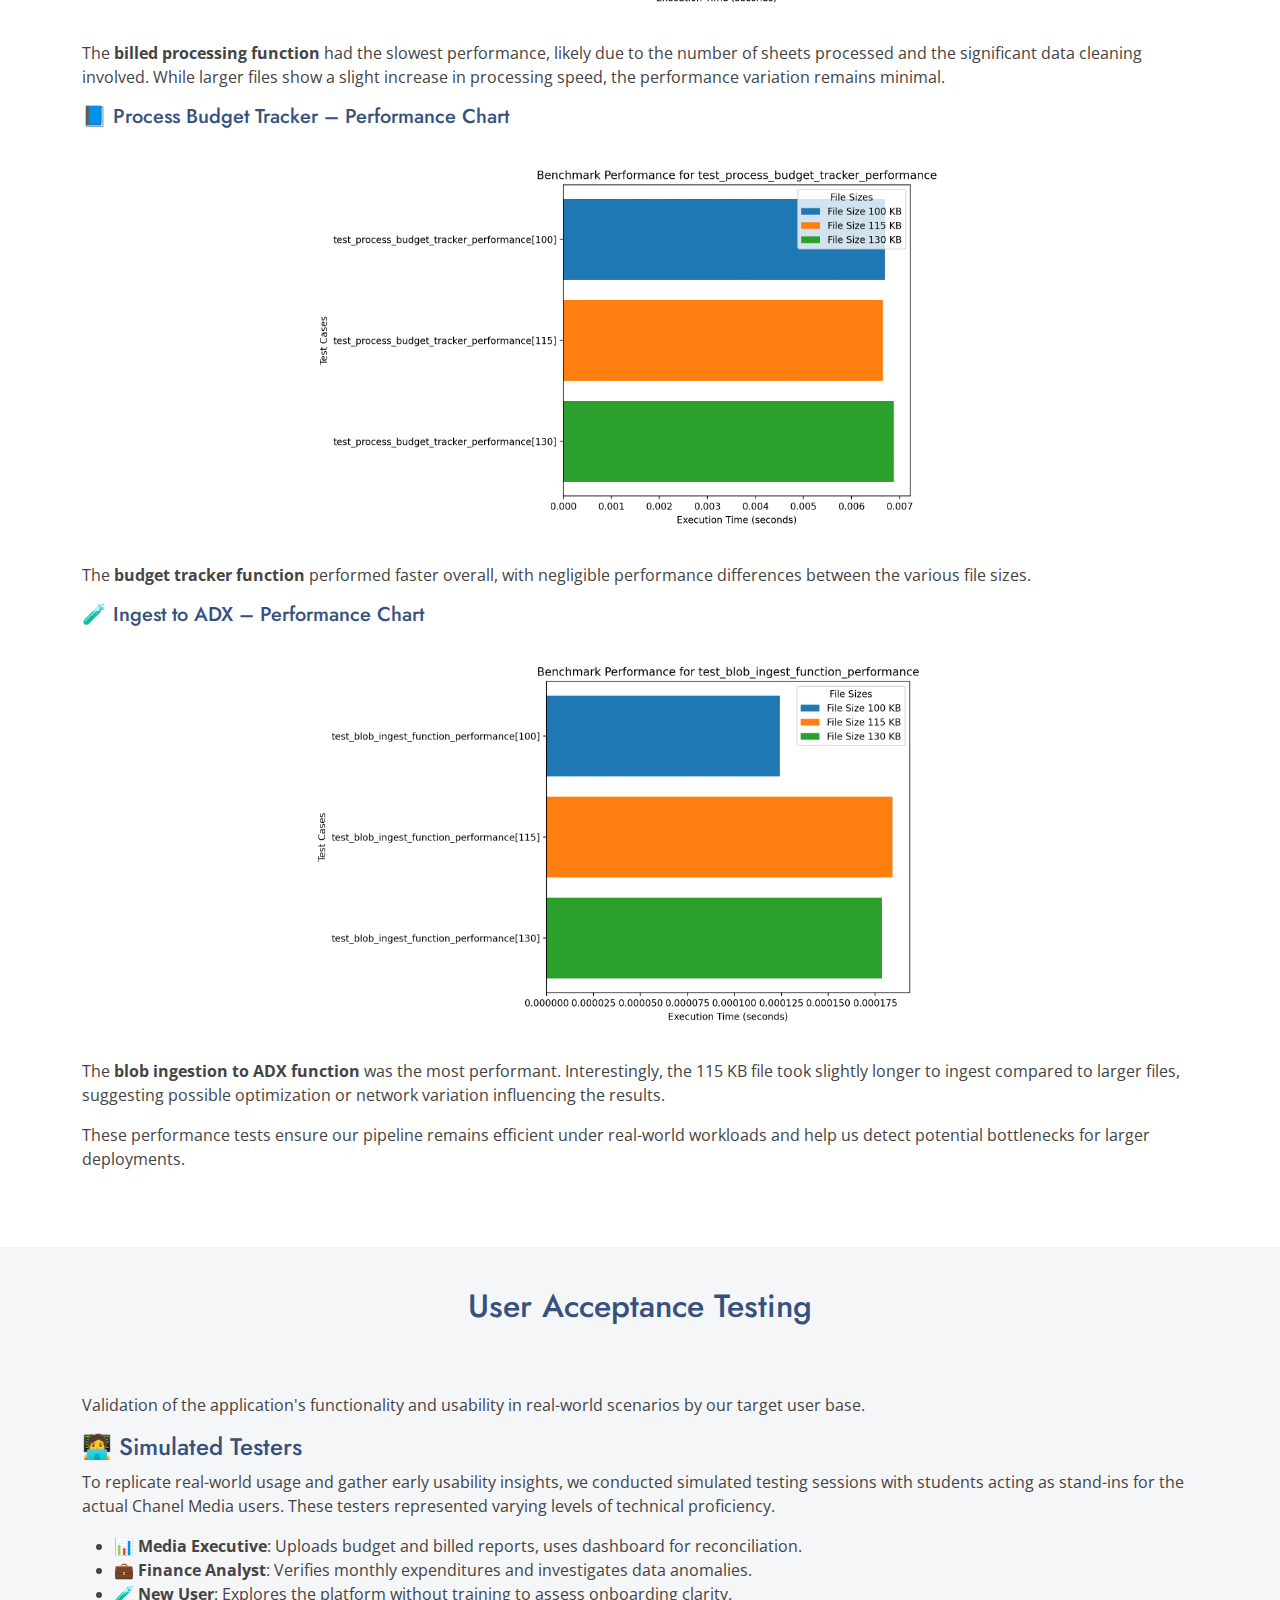
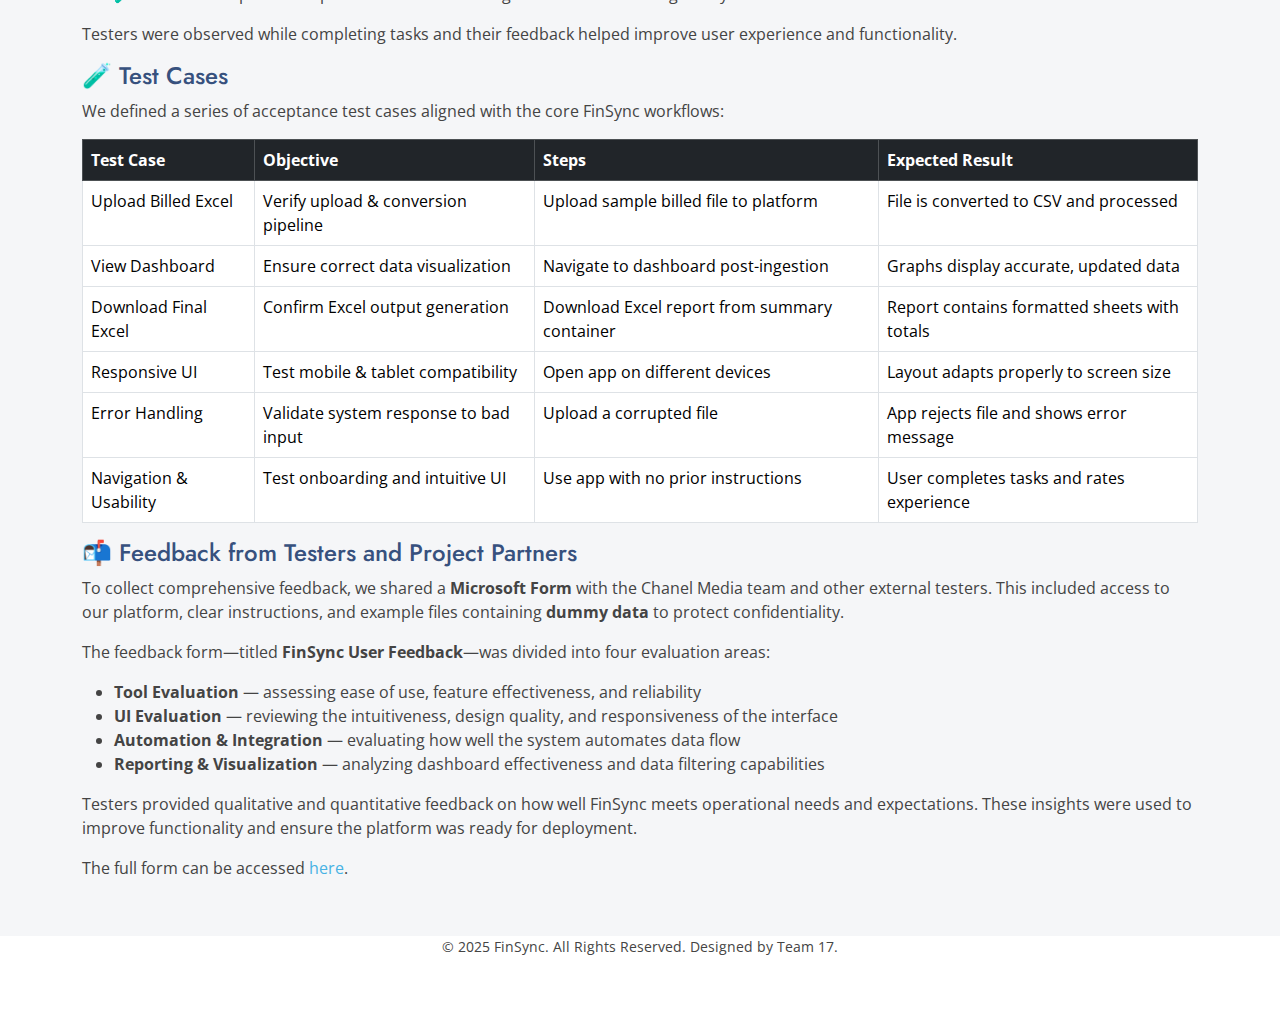
<file: testing.html>
<!DOCTYPE html>
<html lang="en">

<head>
    <meta charset="utf-8">
    <meta content="width=device-width, initial-scale=1.0" name="viewport">
    <title>Testing</title>
    <meta name="description" content="Overview of testing strategies for the FinSync project">
    <meta name="keywords" content="FinSync, Testing, Quality Assurance">

    <!-- Favicons -->
    <link href="assets/img/flogoo.png" rel="icon">
    <link href="assets/img/flogoo" rel="apple-touch-icon">

    <!-- Fonts -->
    <link href="https://fonts.googleapis.com" rel="preconnect">
    <link href="https://fonts.gstatic.com" rel="preconnect" crossorigin>
    <link href="https://fonts.googleapis.com/css2?family=Open+Sans:wght@300;400;600;700&family=Poppins:wght@400;500;600;700&family=Jost:wght@400;500;600;700&display=swap" rel="stylesheet">

    <!-- Vendor CSS Files -->
    <link href="assets/vendor/bootstrap/css/bootstrap.min.css" rel="stylesheet">
    <link href="assets/vendor/bootstrap-icons/bootstrap-icons.css" rel="stylesheet">
    <link href="assets/vendor/aos/aos.css" rel="stylesheet">
    <link href="assets/vendor/glightbox/css/glightbox.min.css" rel="stylesheet">
    <link href="assets/vendor/swiper/swiper-bundle.min.css" rel="stylesheet">

    <!-- Main CSS File -->
    <link href="assets/css/main.css" rel="stylesheet">
</head>

<body class="index-page">

    <!-- Header -->
    <header id="header" class="header fixed-top">
        <div class="container-fluid container-xl d-flex align-items-center justify-content-between">
            <a href="index.html" class="logo d-flex align-items-center">
                <img src="assets/img/flogoo.png" alt="FinSync Logo">
            </a>
            <nav id="navmenu" class="navmenu">
                <ul>
                  <li><a href="#testingstrategy">Testing Strategy</a></li>
                  <li><a href="#unit">Unit Testing</a></li>
                  <li><a href="#integration">Integration Testing</a></li>
                  <li><a href="#performance">Performance Testing</a></li>
                  <li><a href="#user-acceptance">User Acceptance Testing</a></li>
                </ul>
                <i class="mobile-nav-toggle d-xl-none bi bi-list"></i>
            </nav>
        </div>
    </header>

    <main class="main">
        <!-- Hero Section -->
        <section id="hero" class="hero dark-background">
          <div class="container">
            <h1>Testing</h1>
            <p>Testing methods and results for FinSync.</p>
          </div>
        </section>

        <!-- Testing Strategy Section -->
<section id="testingstrategy" class="section light-background">
    <div class="container">
        <h2 class="section-title">Testing Strategy</h2>
        <p>For the FinSync project, our testing approach is meticulously designed to ensure thorough coverage and robustness of the application. We have achieved a code coverage of over <strong>95%</strong>, reflecting our commitment to quality and our confidence in the product delivered to our clients.

        </p>
        
        <div class="row">
            <!-- Fully-automated Testing -->
            <div class="col-md-6">
                <p><strong>Fully-automated:</strong></p>
                <ul>
                    <li><strong>Unit testing:</strong> We meticulously test each component to ensure individual functionalities operate as intended.</li>
                    <li><strong>Integration testing:</strong>  This ensures that various components of the application work together seamlessly, validating the entire workflow from end to end.</li>
                    <li><strong>Performance testing:</strong> We assess the application's performance to ensure it meets the required speed and efficiency under varying loads.</li>
                </ul>
            </div>

            <!-- Semi-automated Testing -->
            <div class="col-md-6">
                <p><strong>Semi-automated:</strong></p>
                <ul>
                    <li><strong>User Acceptance testing:</strong>  Conducted with selected end-users to ensure the application meets the real-world scenarios and fulfills user requirements.</li>
                </ul>
            </div>
        </div>

    </div>
</section>


        <!-- Unit Testing Section -->
<section id="unit" class="section">
    <div class="container">
      <h2 class="section-title">Unit Testing</h2>
      <p>Unit testing was a foundational aspect of our quality assurance process. We tested each module in isolation to ensure that all individual functions and components behave as expected.</p>
  
      <h4>Backend Testing (Python)</h4>
      <p>We used <code>pytest</code> to write and run unit tests for all backend Azure Functions. Each core file, including the Excel processing pipeline, Blob triggers, and ingestion logic, was individually tested. The final test coverage for the backend reached <strong>95%</strong>, with multiple files achieving full 100% coverage.</p>
      
      <p>📸 <em>Backend coverage screenshot:</em></p>
      <div style="text-align: center;">
        <img src="assets/img/testing/backend.png" alt="Backend Test Coverage Report"
             class="img-fluid mb-4"
             style="max-width: 70%; height: auto; border: 1px solid #ccc; border-radius: 8px;">
      </div>
      
  
      <h4>Frontend Testing (TypeScript)</h4>
      <p>On the frontend, we used <code>Jest</code> to create unit tests for our key logic and components. Tests were written for our Excel parser and upload logic, and we ensured that all functions behaved correctly even with edge cases.</p>
      
      <p>The frontend code achieved <strong>92.52% statement coverage</strong> and <strong>100% function coverage</strong>, with only a few uncovered branches due to conditional rendering that was less critical for unit testing.</p>
  
      <p>📸 <em>Frontend coverage screenshot:</em></p>
      <div style="text-align: center;">
        <img src="assets/img/testing/frontend.png" alt="Frontend Test Coverage Report"
             class="img-fluid mb-4"
             style="max-width: 90%; height: auto; border: 1px solid #ccc; border-radius: 8px;">
      </div>    </div>
  </section>
  

<!-- Integration Testing Section -->
<section id="integration" class="section light-background">
    <div class="container">
      <h2 class="section-title">Integration Testing</h2>
      <p>
        To validate the end-to-end functionality of our data processing pipeline, we developed a Python-based integration test script instead of relying on manual uploads. This script simulates a complete run of the system—starting from a document upload, through all intermediate steps, and finally verifying the generated outputs.
      </p>
  
      <h5>1. Programmatic Upload to Blob Storage</h5>
      <p>
        The script uploads <strong>Chanel UK Billed.xlsx</strong> directly to the <code>subcontractor-documents</code> container using the Azure SDK. This initiates the automated pipeline.
      </p>
      <img src="assets/img/testing/uploaded-excel.png" class="img-fluid mb-3" alt="Uploaded Excel File">
  
      <h5>2. Automatic Conversion to CSV</h5>
      <p>
        The Azure Function reads the uploaded Excel file and converts it into CSV format, which is stored in the <code>csv-conversion</code> container.
      </p>
      <img src="assets/img/testing/adx-logs-1.png" class="img-fluid mb-3" alt="Function Execution Log"> 
      <img src="assets/img/testing/adx-logs-2.png" class="img-fluid mb-3" alt="Function Execution Log"> 
      <img src="assets/img/testing/adx-logs-3.png" class="img-fluid mb-3" alt="Function Execution Log"> 
      <img src="assets/img/testing/generated-csv.png" class="img-fluid mb-3" alt="Generated CSV"> 
      
      <h5>3. CSV Triggers Ingestion Function</h5>
      <p>
        Once the CSV is uploaded, a second Azure Function is triggered. It:
      </p>
      <ul>
        <li>Parses the CSV with <code>pandas</code></li>
        <li>Ingests the data into Azure Data Explorer (ADX)</li>
        <li>Generates a formatted Excel report using <code>openpyxl</code></li>
        <li>Uploads the report to the <code>summary</code> container</li>
      </ul>
      
      <img src="assets/img/testing/adx-logs-4.png" class="img-fluid mb-3" alt="Function Execution Log"> 
      <img src="assets/img/testing/adx-logs-5.png" class="img-fluid mb-3" alt="Function Execution Log"> 
      <img src="assets/img/testing/adx-logs-6.png" class="img-fluid mb-3" alt="Function Execution Log"> 
      <img src="assets/img/testing/adx-logs-7.png" class="img-fluid mb-3" alt="Function Execution Log"> 

  
      <h5>4. Excel Output Verification</h5>
      <p>
        The test script downloads <code>FormattedAnnualBudget.xlsx</code> and validates:
      </p>
      <ul>
        <li>✅ Presence of sheets: F&B Monthly, FSH&EW Monthly, W&FJ Monthly</li>
        <li>✅ Data population and formatting</li>
        <li>✅ Totals and visual styling correctness</li>
      </ul>
      <img src="assets/img/testing/final-excel-1.png" class="img-fluid mb-3" alt="Formatted Excel"> 
      <img src="assets/img/testing/final-excel-2.png" class="img-fluid mb-3" alt="Formatted Excel"> 

  
      <h5>🛠️ Logging & Monitoring</h5>
      <p>
        Azure Application Insights and Function logs were used to:
      </p>
      <ul>
        <li>Trace the full execution pipeline</li>
        <li>Confirm authentication and token acquisition</li>
        <li>Detect issues like ingestion failures or corrupted uploads</li>
      </ul>
      <img src="assets/img/testing/logs1.png" class="img-fluid mb-3" alt="Application Insights Log"> 
      <img src="assets/img/testing/logs2.png" class="img-fluid mb-3" alt="Application Insights Log"> 

  
      <h5>🧪 Error Scenarios Tested</h5>
      <p>We tested the following failure conditions:</p>
      <ul>
        <li>❌ <strong>Duplicate uploads:</strong> Re-uploads using <code>overwrite=True</code> were handled gracefully</li>
        <li>❌ <strong>Missing intermediate files:</strong> The script uses <code>wait_for_file()</code> to detect timeouts and raise errors</li>
        <li>❌ <strong>ADX token failures:</strong> Manually revoked tokens led to proper logging and halted ingestion</li>
        <li>❌ <strong>Invalid Excel formatting:</strong> Our <code>validate_excel()</code> method checks for expected sheet names and formatting</li>
      </ul>
  
      <h5>✅ Results</h5>
      <p>
        All stages of the pipeline were successfully validated:
      </p>
      <ul>
        <li>✅ Input files were correctly transformed</li>
        <li>✅ CSV and Excel files reached their correct destinations</li>
        <li>✅ Excel reports were accurately generated and styled</li>
        <li>✅ All errors were logged and handled without data loss</li>
      </ul>
      <p>
        This Python-based testing approach ensures repeatability, automation, and confidence in future updates.
      </p>
    </div>
  </section>
  


       <!-- Performance Testing Section -->
<section id="performance" class="section">
    <div class="container">
      <h2 class="section-title">Performance Testing</h2>
      <p>
        For performance testing, we focused on evaluating the execution speed of our Azure Functions responsible for processing and ingesting Excel files. Specifically, we benchmarked:
      </p>
      <ul>
        <li>🔁 <strong>Excel to CSV conversion</strong></li>
        <li>📊 <strong>CSV ingestion into Azure Data Explorer (ADX)</strong></li>
      </ul>
      <p>
        We utilized <code>pytest</code>’s <code>benchmark</code> fixture to measure function performance across different file sizes. The chosen sizes—100 KB, 115 KB, and 125 KB—were selected to represent a realistic range based on our actual sample files (86 KB and 106 KB).
      </p>
  
      <h5>📈 Benchmark Results</h5>
      <p>The raw performance benchmarks captured from pytest are shown below:</p>
      <img src="assets/img/testing/benchmark-table.png" class="img-fluid mb-4 mx-auto d-block" alt="Pytest Benchmark Results" style="max-width: 80%; height: auto;">
  
      <p>To visualize the performance trends more intuitively, we also generated charts showing the time taken for each function across varying file sizes.</p>
  
      <h5>🧾 Process Billed File – Performance Chart</h5>
      <img src="assets/img/testing/billed-performance-chart.png" class="img-fluid mb-4 mx-auto d-block" alt="Billed File Benchmark Chart" style="max-width: 60%; height: auto;">
      <p>
        The <strong>billed processing function</strong> had the slowest performance, likely due to the number of sheets processed and the significant data cleaning involved. While larger files show a slight increase in processing speed, the performance variation remains minimal.
      </p>
  
      <h5>📘 Process Budget Tracker – Performance Chart</h5>
      <img src="assets/img/testing/budget-tracker-performance-chart.png" class="img-fluid mb-4 mx-auto d-block" alt="Budget Tracker Benchmark Chart" style="max-width: 60%; height: auto;">
      <p>
        The <strong>budget tracker function</strong> performed faster overall, with negligible performance differences between the various file sizes.
      </p>
  
      <h5>🧪 Ingest to ADX – Performance Chart</h5>
      <img src="assets/img/testing/adx-ingest-performance-chart.png" class="img-fluid mb-4 mx-auto d-block" alt="ADX Ingest Benchmark Chart" style="max-width: 60%; height: auto;">
      <p>
        The <strong>blob ingestion to ADX function</strong> was the most performant. Interestingly, the 115 KB file took slightly longer to ingest compared to larger files, suggesting possible optimization or network variation influencing the results.
      </p>
  
      <p>
        These performance tests ensure our pipeline remains efficient under real-world workloads and help us detect potential bottlenecks for larger deployments.
      </p>
    </div>
  </section>
  
       <!-- User Acceptance Testing Section -->
<section id="user-acceptance" class="section light-background">
    <div class="container">
      <h2 class="section-title">User Acceptance Testing</h2>
      <p>Validation of the application's functionality and usability in real-world scenarios by our target user base.</p>
  
      <!-- Simulated Testers -->
      <h4>🧑‍💻 Simulated Testers</h4>
      <p>
        To replicate real-world usage and gather early usability insights, we conducted simulated testing sessions with students acting as stand-ins for the actual Chanel Media users. These testers represented varying levels of technical proficiency.
      </p>
      <ul>
        <li>📊 <strong>Media Executive</strong>: Uploads budget and billed reports, uses dashboard for reconciliation.</li>
        <li>💼 <strong>Finance Analyst</strong>: Verifies monthly expenditures and investigates data anomalies.</li>
        <li>🧪 <strong>New User</strong>: Explores the platform without training to assess onboarding clarity.</li>
      </ul>
      <p>Testers were observed while completing tasks and their feedback helped improve user experience and functionality.</p>
  
      <!-- Test Cases -->
      <h4>🧪 Test Cases</h4>
      <p>We defined a series of acceptance test cases aligned with the core FinSync workflows:</p>
      <div class="table-responsive">
        <table class="table table-bordered">
          <thead class="table-dark">
            <tr>
              <th>Test Case</th>
              <th>Objective</th>
              <th>Steps</th>
              <th>Expected Result</th>
            </tr>
          </thead>
          <tbody>
            <tr>
              <td>Upload Billed Excel</td>
              <td>Verify upload & conversion pipeline</td>
              <td>Upload sample billed file to platform</td>
              <td>File is converted to CSV and processed</td>
            </tr>
            <tr>
              <td>View Dashboard</td>
              <td>Ensure correct data visualization</td>
              <td>Navigate to dashboard post-ingestion</td>
              <td>Graphs display accurate, updated data</td>
            </tr>
            <tr>
              <td>Download Final Excel</td>
              <td>Confirm Excel output generation</td>
              <td>Download Excel report from summary container</td>
              <td>Report contains formatted sheets with totals</td>
            </tr>
            <tr>
              <td>Responsive UI</td>
              <td>Test mobile & tablet compatibility</td>
              <td>Open app on different devices</td>
              <td>Layout adapts properly to screen size</td>
            </tr>
            <tr>
              <td>Error Handling</td>
              <td>Validate system response to bad input</td>
              <td>Upload a corrupted file</td>
              <td>App rejects file and shows error message</td>
            </tr>
            <tr>
              <td>Navigation & Usability</td>
              <td>Test onboarding and intuitive UI</td>
              <td>Use app with no prior instructions</td>
              <td>User completes tasks and rates experience</td>
            </tr>
          </tbody>
        </table>
      </div>
  
      <!-- Feedback from Testers and Partners -->
      <h4>📬 Feedback from Testers and Project Partners</h4>
      <p>
        To collect comprehensive feedback, we shared a <strong>Microsoft Form</strong> with the Chanel Media team and other external testers. This included access to our platform, clear instructions, and example files containing <strong>dummy data</strong> to protect confidentiality.
      </p>
      <p>
        The feedback form—titled <strong>FinSync User Feedback</strong>—was divided into four evaluation areas:
      </p>
      <ul>
        <li><strong>Tool Evaluation</strong> — assessing ease of use, feature effectiveness, and reliability</li>
        <li><strong>UI Evaluation</strong> — reviewing the intuitiveness, design quality, and responsiveness of the interface</li>
        <li><strong>Automation & Integration</strong> — evaluating how well the system automates data flow</li>
        <li><strong>Reporting & Visualization</strong> — analyzing dashboard effectiveness and data filtering capabilities</li>
      </ul>
      <p>
        Testers provided qualitative and quantitative feedback on how well FinSync meets operational needs and expectations. These insights were used to improve functionality and ensure the platform was ready for deployment.
      </p>
      <p>
        The full form can be accessed <a href="https://forms.office.com/e/wFydZj1yHk" target="_blank">here</a>.
      </p>
    </div>
  </section>
  
    </main>

    <!-- Footer -->
    <footer id="footer" class="footer">
        <div class="container text-center">
            <p>&copy; 2025 FinSync. All Rights Reserved. Designed by Team 17.</p>
        </div>
    </footer>

    <!-- Scripts -->
    <script src="assets/vendor/bootstrap/js/bootstrap.bundle.min.js"></script>
    <script src="assets/vendor/aos/aos.js"></script>
    <script src="assets/vendor/glightbox/js/glightbox.min.js"></script>
    <script src="assets/vendor/swiper/swiper-bundle.min.js"></script>
    <script src="assets/js/main.js"></script>
</body>

</html>
</file>
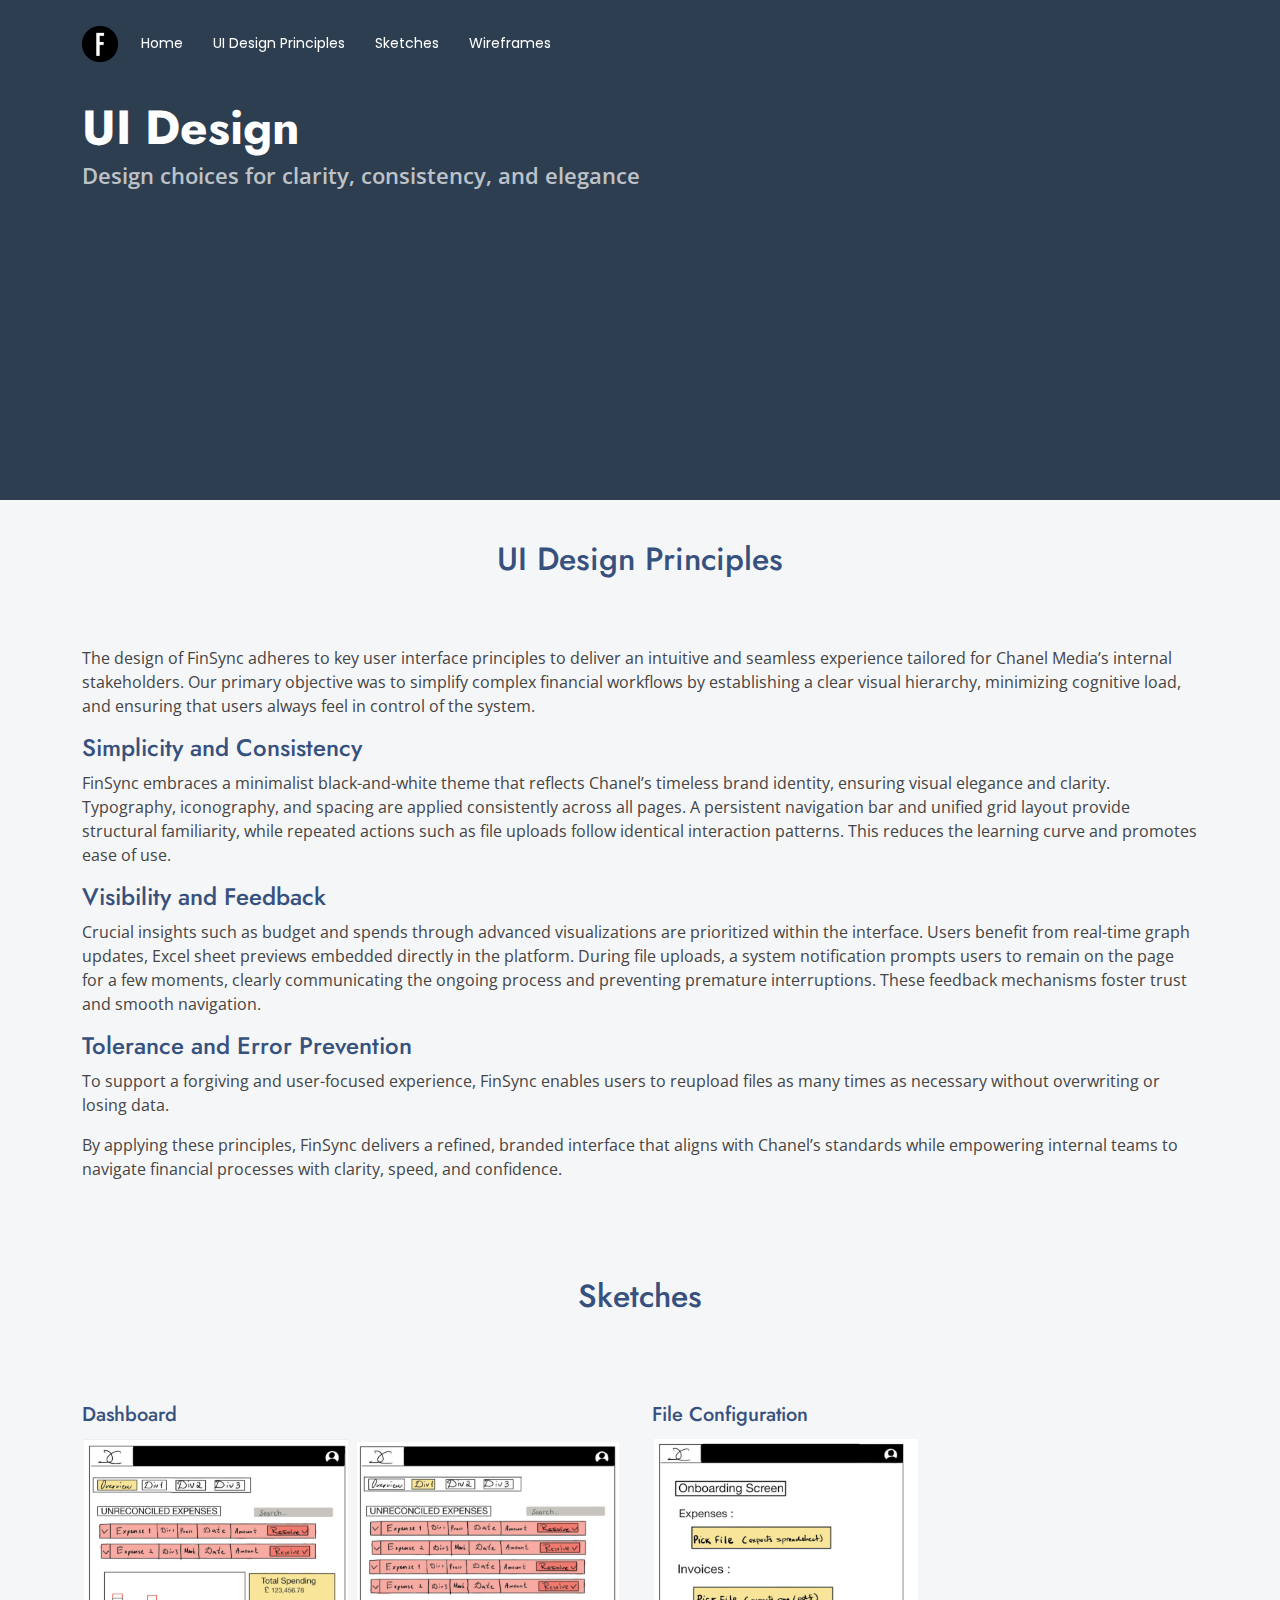
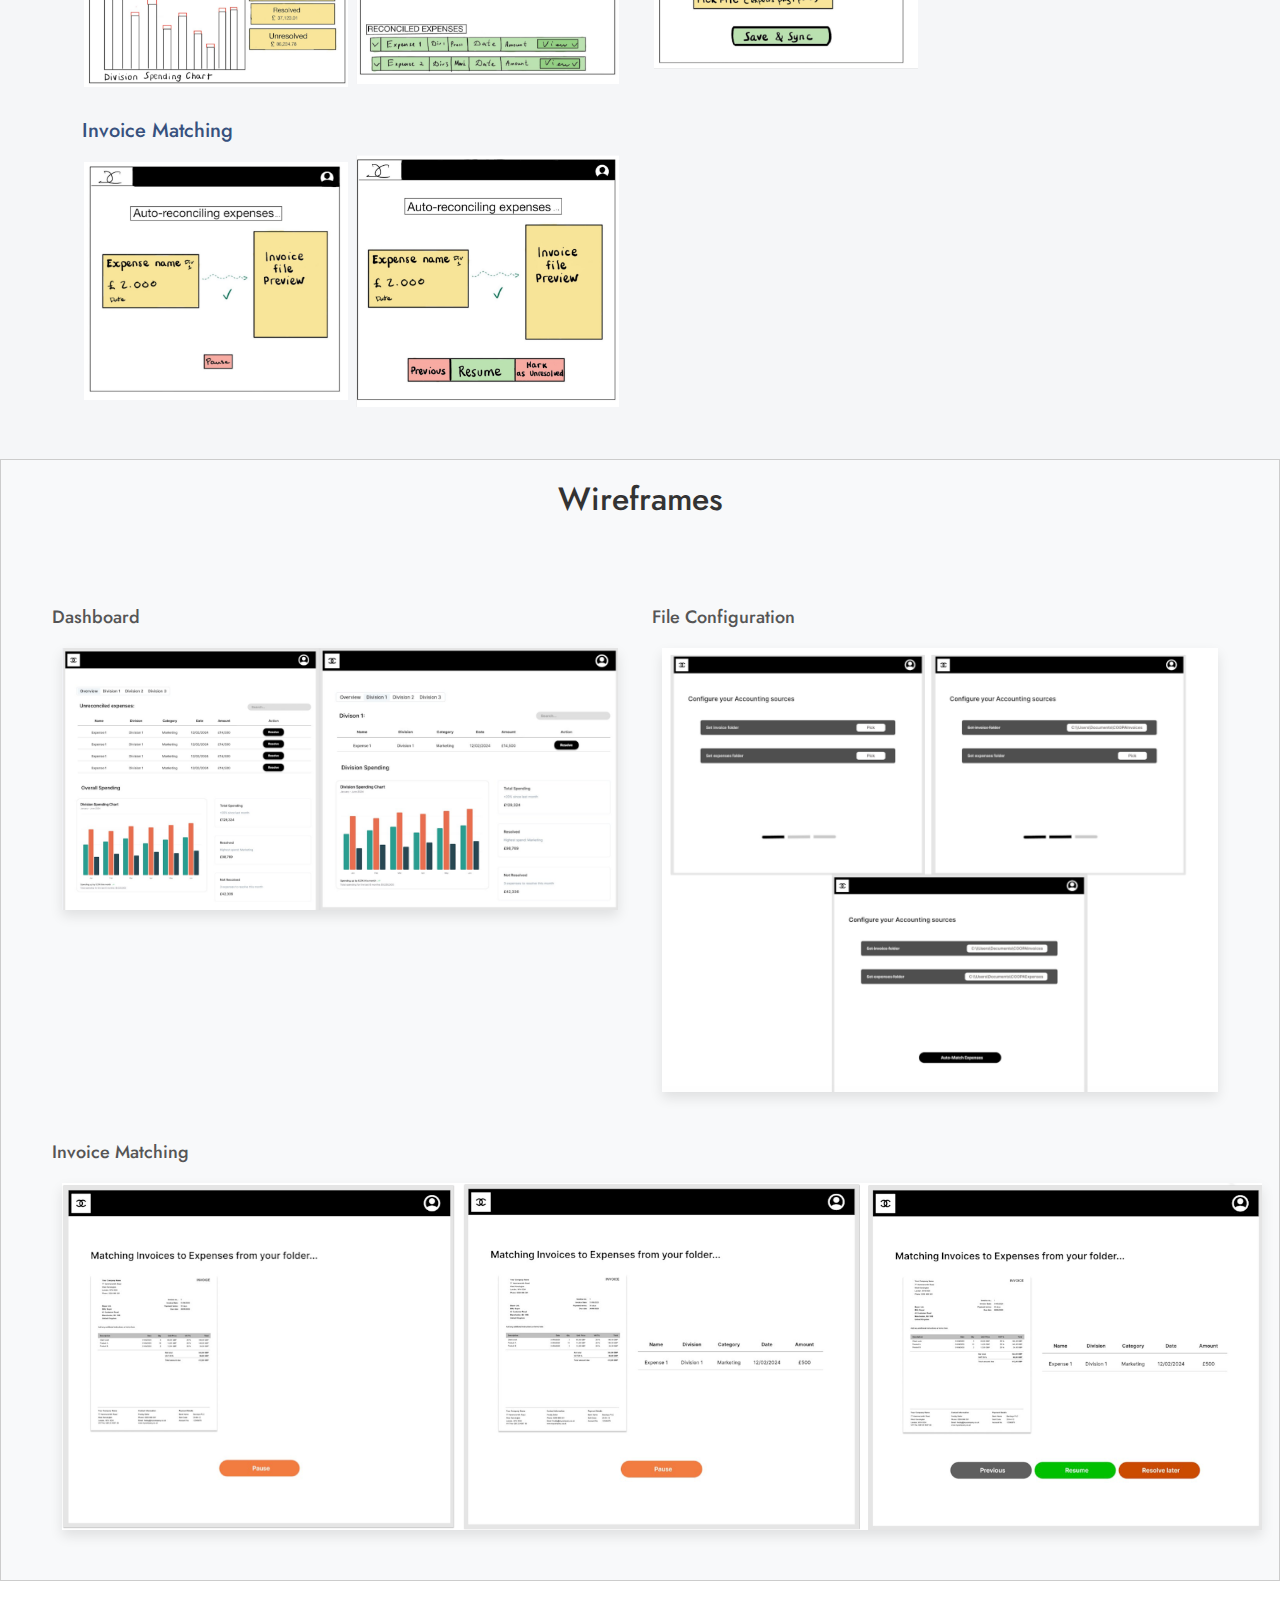
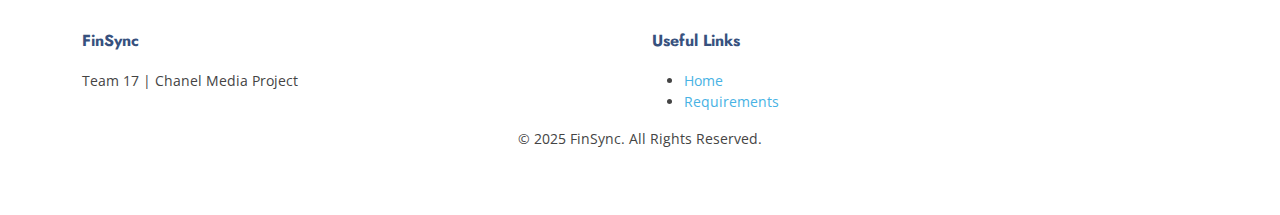
<file: uidesign.html>
<!DOCTYPE html>
<html lang="en">

<head>
  <meta charset="utf-8">
  <meta content="width=device-width, initial-scale=1.0" name="viewport">
  <title>UI Design - FinSync</title>
  <meta name="description" content="">
  <meta name="keywords" content="">
  

  <!-- Favicons -->
  <link href="assets/img/flogoo.png" rel="icon">
  <link href="assets/img/flogoo" rel="apple-touch-icon">

  <!-- Fonts -->
  <link href="https://fonts.googleapis.com" rel="preconnect">
  <link href="https://fonts.gstatic.com" rel="preconnect" crossorigin>
  <link href="https://fonts.googleapis.com/css2?family=Open+Sans:wght@300;400;600;700&family=Poppins:wght@400;500;600;700&family=Jost:wght@400;500;600;700&display=swap" rel="stylesheet">

  <!-- Vendor CSS Files -->
  <link href="assets/vendor/bootstrap/css/bootstrap.min.css" rel="stylesheet">
  <link href="assets/vendor/bootstrap-icons/bootstrap-icons.css" rel="stylesheet">
  <link href="assets/vendor/aos/aos.css" rel="stylesheet">
  <link href="assets/vendor/glightbox/css/glightbox.min.css" rel="stylesheet">
  <link href="assets/vendor/swiper/swiper-bundle.min.css" rel="stylesheet">

  <!-- Main CSS File -->
  <link href="assets/css/main.css" rel="stylesheet">

</head>

<body class="index-page">

  <!-- Header -->
  <header id="header" class="header fixed-top">
    <div class="container-fluid container-xl d-flex align-items-center">
      <a href="index.html" class="logo d-flex align-items-center">
        <img src="assets/img/flogoo.png" alt="FinSync Logo">
      </a>
      <nav id="navmenu" class="navmenu">
        <ul>
            <li><a href="index.html">Home</a></li>
            <li><a href="#uidesignprinciples">UI Design Principles</a></li>
            <li><a href="#sketches">Sketches</a></li>
            <li><a href="#wireframes">Wireframes</a></li>
        

        </ul>
        <i class="mobile-nav-toggle d-xl-none bi bi-list"></i>
      </nav>
    </div>
  </header>

  <main class="main">

    <section id="hero" class="hero dark-background">
      <div class="container">
        <h1>UI Design</h1>
        <p>Design choices for clarity, consistency, and elegance</p>
      </div>
    </section>
    
    
    <!-- UI Design Principles Section -->
<section id="uidesignprinciples" class="section light-background">
  <div class="container">
    <h2 class="section-title">UI Design Principles</h2>

    <p>
      The design of FinSync adheres to key user interface principles to deliver an intuitive and seamless experience tailored for Chanel Media’s internal stakeholders. Our primary objective was to simplify complex financial workflows by establishing a clear visual hierarchy, minimizing cognitive load, and ensuring that users always feel in control of the system.
    </p>

    <h4>Simplicity and Consistency</h4>
    <p>
      FinSync embraces a minimalist black-and-white theme that reflects Chanel’s timeless brand identity, ensuring visual elegance and clarity. Typography, iconography, and spacing are applied consistently across all pages. A persistent navigation bar and unified grid layout provide structural familiarity, while repeated actions such as file uploads follow identical interaction patterns. This reduces the learning curve and promotes ease of use.
    </p>

    <h4>Visibility and Feedback</h4>
    <p>
      Crucial insights such as budget and spends through advanced visualizations are prioritized within the interface. Users benefit from real-time graph updates, Excel sheet previews embedded directly in the platform. During file uploads, a system notification prompts users to remain on the page for a few moments, clearly communicating the ongoing process and preventing premature interruptions. These feedback mechanisms foster trust and smooth navigation.
    </p>

    <h4>Tolerance and Error Prevention</h4>
    <p>
      To support a forgiving and user-focused experience, FinSync enables users to reupload files as many times as necessary without overwriting or losing data. 
    </p>

    <p>
      By applying these principles, FinSync delivers a refined, branded interface that aligns with Chanel’s standards while empowering internal teams to navigate financial processes with clarity, speed, and confidence.
    </p>
  </div>
</section>

    

    <section id="sketches" class="section light-background">
      <div class="container">
        <h2 class="section-title">Sketches</h2>
        <div class="row">
          <!-- Dashboard Sketches -->
          <div class="col-md-6">
            <h3 class="sketch-title">Dashboard</h3>
            <div class="pic"><img src="assets/img/sketches/dashboard.png" class="img-fluid" alt="Dashboard"></div>
            <div class="pic"><img src="assets/img/sketches/dashboard 2.png" class="img-fluid" alt="Dashboard 2"></div>
          </div>
          <!-- File Configuration Sketches -->
          <div class="col-md-6">
            <h3 class="sketch-title">File Configuration</h3>
            <div class="pic"><img src="assets/img/sketches/file configuration.png" class="img-fluid" alt="File Configuration"></div>
          </div>
        </div>
        <div class="row">
          <!-- Invoice Matching Sketches -->
          <div class="col-md-6">
            <h3 class="sketch-title">Invoice Matching</h3>
            <div class="pic"><img src="assets/img/sketches/invoice matching.png" class="img-fluid" alt="Invoice Matching"></div>
            <div class="pic"><img src="assets/img/sketches/invoice matching 2.png" class="img-fluid" alt="Invoice Matching 2"></div>
          </div>
        </div>
      </div>
    </section>
    

    <section id="wireframes" class="section light-background">
      <div class="container">
        <h2 class="section-title">Wireframes</h2>
        <div class="row">
          <!-- Category 1 Wireframes -->
          <div class="col-md-6">
            <h3 class="sketch-title">Dashboard</h3>
            <div class="pic"><img src="assets/img/wireframes/Dashboard.png" class="img-fluid" alt="Category 1 Wireframe 1"></div>
          </div>
          <!-- Category 2 Wireframes -->
          <div class="col-md-6">
            <h3 class="sketch-title">File Configuration</h3>
            <div class="pic"><img src="assets/img/wireframes/File Configuration.png" class="img-fluid" alt="Category 2 Wireframe 1"></div>
          </div>
        </div>
        <div class="row">
          <!-- Category 3 Wireframes -->
          <div class="col-md-6">
            <h3 class="sketch-title">Invoice Matching</h3>
            <div class="pic"><img src="assets/img/wireframes/Invoice Matching.png" class="img-fluid" alt="Category 3 Wireframe 1"></div>
          </div>
        </div>
      </div>
    </section>
    


</main>

  <!-- Footer -->
  <footer id="footer" class="footer">
    <div class="container footer-top">
      <div class="row">
        <div class="col-lg-6">
          <h4>FinSync</h4>
          <p>Team 17 | Chanel Media Project</p>
        </div>
        <div class="col-lg-6">
          <h4>Useful Links</h4>
          <ul>
            <li><a href="index.html">Home</a></li>
            <li><a href="requirements.html">Requirements</a></li>
          </ul>
        </div>
      </div>
    </div>
    <div class="container text-center">
      <p>&copy; 2025 FinSync. All Rights Reserved.</p>
    </div>
  </footer>

  <!-- Scripts -->
  <script src="assets/vendor/bootstrap/js/bootstrap.bundle.min.js"></script>
  <script src="assets/vendor/aos/aos.js"></script>
  <script src="assets/vendor/glightbox/js/glightbox.min.js"></script>
  <script src="assets/vendor/swiper/swiper-bundle.min.js"></script>
  <script src="assets/js/main.js"></script>

</body>

</html>
</file>
<file: assets/css/main.css>
/**
* Template Name: Arsha
* Template URL: https://bootstrapmade.com/arsha-free-bootstrap-html-template-corporate/
* Updated: Aug 07 2024 with Bootstrap v5.3.3
* Author: BootstrapMade.com
* License: https://bootstrapmade.com/license/
*/

/*--------------------------------------------------------------
# Font & Color Variables
# Help: https://bootstrapmade.com/color-system/
--------------------------------------------------------------*/
/* Fonts */
:root {
  --default-font: "Open Sans",  system-ui, -apple-system, "Segoe UI", Roboto, "Helvetica Neue", Arial, "Noto Sans", "Liberation Sans", sans-serif, "Apple Color Emoji", "Segoe UI Emoji", "Segoe UI Symbol", "Noto Color Emoji";
  --heading-font: "Jost",  sans-serif;
  --nav-font: "Poppins",  sans-serif;
}

/* Global Colors - The following color variables are used throughout the website. Updating them here will change the color scheme of the entire website */
:root { 
  --background-color: #ffffff; /* Background color for the entire website, including individual sections */
  --default-color: #444444; /* Default color used for the majority of the text content across the entire website */
  --heading-color: #37517e; /* Color for headings, subheadings and title throughout the website */
  --accent-color: #47b2e4; /* Accent color that represents your brand on the website. It's used for buttons, links, and other elements that need to stand out */
  --surface-color: #ffffff; /* The surface color is used as a background of boxed elements within sections, such as cards, icon boxes, or other elements that require a visual separation from the global background. */
  --contrast-color: #ffffff; /* Contrast color for text, ensuring readability against backgrounds of accent, heading, or default colors. */
}

/* Nav Menu Colors - The following color variables are used specifically for the navigation menu. They are separate from the global colors to allow for more customization options */
:root {
  --nav-color: #ffffff;  /* The default color of the main navmenu links */
  --nav-hover-color: #47b2e4; /* Applied to main navmenu links when they are hovered over or active */
  --nav-mobile-background-color: #ffffff; /* Used as the background color for mobile navigation menu */
  --nav-dropdown-background-color: #ffffff; /* Used as the background color for dropdown items that appear when hovering over primary navigation items */
  --nav-dropdown-color: #444444; /* Used for navigation links of the dropdown items in the navigation menu. */
  --nav-dropdown-hover-color: #47b2e4; /* Similar to --nav-hover-color, this color is applied to dropdown navigation links when they are hovered over. */
}

/* Color Presets - These classes override global colors when applied to any section or element, providing reuse of the sam color scheme. */

.light-background {
  --background-color: #f5f6f8;
  --surface-color: #ffffff;
}


.dark-background {
  --background-color: #57595d;
  --default-color: #ffffff;
  --heading-color: #ffffff;
  --surface-color: #4668a2;
  --contrast-color: #ffffff;
}
.dark-background {
  background-color: #2c3e50 !important; /* Change to any visible color */
  min-height: 500px !important;
  padding: 100px 0 !important;
}


/* Smooth scroll */
:root {
  scroll-behavior: smooth;
}

/*--------------------------------------------------------------
# General Styling & Shared Classes
--------------------------------------------------------------*/
body {
  color: var(--default-color);
  background-color: var(--background-color);
  font-family: var(--default-font);
}

a {
  color: var(--accent-color);
  text-decoration: none;
  transition: 0.3s;
}

a:hover {
  color: color-mix(in srgb, var(--accent-color), transparent 25%);
  text-decoration: none;
}

h1,
h2,
h3,
h4,
h5,
h6 {
  color: var(--heading-color);
  font-family: var(--heading-font);
}

/* PHP Email Form Messages
------------------------------*/
.php-email-form .error-message {
  display: none;
  background: #df1529;
  color: #ffffff;
  text-align: left;
  padding: 15px;
  margin-bottom: 24px;
  font-weight: 600;
}

.php-email-form .sent-message {
  display: none;
  color: #ffffff;
  background: #059652;
  text-align: center;
  padding: 15px;
  margin-bottom: 24px;
  font-weight: 600;
}

.php-email-form .loading {
  display: none;
  background: var(--surface-color);
  text-align: center;
  padding: 15px;
  margin-bottom: 24px;
}

.php-email-form .loading:before {
  content: "";
  display: inline-block;
  border-radius: 50%;
  width: 24px;
  height: 24px;
  margin: 0 10px -6px 0;
  border: 3px solid var(--accent-color);
  border-top-color: var(--surface-color);
  animation: php-email-form-loading 1s linear infinite;
}

@keyframes php-email-form-loading {
  0% {
    transform: rotate(0deg);
  }

  100% {
    transform: rotate(360deg);
  }
}

/*--------------------------------------------------------------
# Global Header
--------------------------------------------------------------*/
.header {
  --background-color: #8e9196;
  --heading-color: #ffffff;
  color: var(--default-color);
  background-color: var(--background-color);
  padding: 15px 0;
  transition: all 0.5s;
  z-index: 997;
}

.header .logo {
  line-height: 1;
}

.header .logo img {
  max-height: 36px;
  margin-right: 8px;
}

.header .logo h1 {
  font-size: 30px;
  margin: 0;
  font-weight: 500;
  color: var(--heading-color);
  letter-spacing: 2px;
  text-transform: uppercase;
}

.header .btn-getstarted,
.header .btn-getstarted:focus {
  color: var(--contrast-color);
  background: var(--accent-color);
  font-size: 14px;
  padding: 8px 25px;
  margin: 0 0 0 30px;
  border-radius: 50px;
  transition: 0.3s;
}

.header .btn-getstarted:hover,
.header .btn-getstarted:focus:hover {
  color: var(--contrast-color);
  background: color-mix(in srgb, var(--accent-color), transparent 15%);
}

@media (max-width: 1200px) {
  .header .logo {
    order: 1;
  }

  .header .btn-getstarted {
    order: 2;
    margin: 0 15px 0 0;
    padding: 6px 15px;
  }

  .header .navmenu {
    order: 3;
  }
}

/* Index Page Header
------------------------------*/
.index-page .header {
  --background-color: rgba(255, 255, 255, 0);
  --heading-color: #ffffff;
  --nav-color: #ffffff;
}

/* Index Page Header on Scroll
------------------------------*/
.index-page.scrolled .header {
  --background-color: rgba(40, 58, 90, 0.9);
}

/*--------------------------------------------------------------
# Navigation Menu
--------------------------------------------------------------*/
/* Desktop Navigation */
@media (min-width: 1200px) {
  .navmenu {
    padding: 0;
  }

  .navmenu ul {
    margin: 0;
    padding: 0;
    display: flex;
    list-style: none;
    align-items: center;
  }

  .navmenu li {
    position: relative;
  }

  .navmenu a,
  .navmenu a:focus {
    color: var(--nav-color);
    padding: 18px 15px;
    font-size: 14px;
    font-family: var(--nav-font);
    font-weight: 400;
    display: flex;
    align-items: center;
    justify-content: space-between;
    white-space: nowrap;
    transition: 0.3s;
  }

  .navmenu a i,
  .navmenu a:focus i {
    font-size: 12px;
    line-height: 0;
    margin-left: 5px;
    transition: 0.3s;
  }

  .navmenu li:last-child a {
    padding-right: 0;
  }

  .navmenu li:hover>a,
  .navmenu .active,
  .navmenu .active:focus {
    color: var(--nav-hover-color);
  }

  .navmenu .dropdown ul {
    margin: 0;
    padding: 10px 0;
    background: var(--nav-dropdown-background-color);
    display: block;
    position: absolute;
    visibility: hidden;
    left: 14px;
    top: 130%;
    opacity: 0;
    transition: 0.3s;
    border-radius: 4px;
    z-index: 99;
    box-shadow: 0px 0px 30px rgba(0, 0, 0, 0.1);
  }

  .navmenu .dropdown ul li {
    min-width: 200px;
  }

  .navmenu .dropdown ul a {
    padding: 10px 20px;
    font-size: 15px;
    text-transform: none;
    color: var(--nav-dropdown-color);
  }

  .navmenu .dropdown ul a i {
    font-size: 12px;
  }

  .navmenu .dropdown ul a:hover,
  .navmenu .dropdown ul .active:hover,
  .navmenu .dropdown ul li:hover>a {
    color: var(--nav-dropdown-hover-color);
  }

  .navmenu .dropdown:hover>ul {
    opacity: 1;
    top: 100%;
    visibility: visible;
  }

  .navmenu .dropdown .dropdown ul {
    top: 0;
    left: -90%;
    visibility: hidden;
  }

  .navmenu .dropdown .dropdown:hover>ul {
    opacity: 1;
    top: 0;
    left: -100%;
    visibility: visible;
  }

  .navmenu .megamenu {
    position: static;
  }

  .navmenu .megamenu ul {
    margin: 0;
    padding: 10px;
    background: var(--nav-dropdown-background-color);
    box-shadow: 0px 0px 20px rgba(0, 0, 0, 0.1);
    position: absolute;
    top: 130%;
    left: 0;
    right: 0;
    visibility: hidden;
    opacity: 0;
    display: flex;
    transition: 0.3s;
    border-radius: 4px;
    z-index: 99;
  }

  .navmenu .megamenu ul li {
    flex: 1;
  }

  .navmenu .megamenu ul li a,
  .navmenu .megamenu ul li:hover>a {
    padding: 10px 20px;
    font-size: 15px;
    color: var(--nav-dropdown-color);
  }

  .navmenu .megamenu ul li a:hover,
  .navmenu .megamenu ul li .active,
  .navmenu .megamenu ul li .active:hover {
    color: var(--nav-dropdown-hover-color);
  }

  .navmenu .megamenu:hover>ul {
    opacity: 1;
    top: 100%;
    visibility: visible;
  }

  .navmenu .dd-box-shadow {
    box-shadow: 0px 0px 30px rgba(0, 0, 0, 0.1);
  }
}


/* Mobile Navigation */
@media (max-width: 1199px) {
  .mobile-nav-toggle {
    color: var(--nav-color);
    font-size: 28px;
    line-height: 0;
    margin-right: 10px;
    cursor: pointer;
    transition: color 0.3s;
  }

  .navmenu {
    padding: 0;
    z-index: 9997;
  }

  .navmenu ul {
    display: none;
    list-style: none;
    position: absolute;
    inset: 60px 20px 20px 20px;
    padding: 10px 0;
    margin: 0;
    border-radius: 6px;
    background-color: var(--nav-mobile-background-color);
    overflow-y: auto;
    transition: 0.3s;
    z-index: 9998;
    box-shadow: 0px 0px 30px rgba(0, 0, 0, 0.1);
  }

  .navmenu a,
  .navmenu a:focus {
    color: var(--nav-dropdown-color);
    padding: 10px 20px;
    font-family: var(--nav-font);
    font-size: 17px;
    font-weight: 500;
    display: flex;
    align-items: center;
    justify-content: space-between;
    white-space: nowrap;
    transition: 0.3s;
  }

  .navmenu a i,
  .navmenu a:focus i {
    font-size: 12px;
    line-height: 0;
    margin-left: 5px;
    width: 30px;
    height: 30px;
    display: flex;
    align-items: center;
    justify-content: center;
    border-radius: 50%;
    transition: 0.3s;
    background-color: color-mix(in srgb, var(--accent-color), transparent 90%);
  }

  .navmenu a i:hover,
  .navmenu a:focus i:hover {
    background-color: var(--accent-color);
    color: var(--contrast-color);
  }

  .navmenu a:hover,
  .navmenu .active,
  .navmenu .active:focus {
    color: var(--nav-dropdown-hover-color);
  }

  .navmenu .active i,
  .navmenu .active:focus i {
    background-color: var(--accent-color);
    color: var(--contrast-color);
    transform: rotate(180deg);
  }

  .navmenu .dropdown ul {
    position: static;
    display: none;
    z-index: 99;
    padding: 10px 0;
    margin: 10px 20px;
    background-color: var(--nav-dropdown-background-color);
    border: 1px solid color-mix(in srgb, var(--default-color), transparent 90%);
    box-shadow: none;
    transition: all 0.5s ease-in-out;
  }

  .navmenu .dropdown ul ul {
    background-color: rgba(33, 37, 41, 0.1);
  }

  .navmenu .dropdown>.dropdown-active {
    display: block;
    background-color: rgba(33, 37, 41, 0.03);
  }

  .mobile-nav-active {
    overflow: hidden;
  }

  .mobile-nav-active .mobile-nav-toggle {
    color: #fff;
    position: absolute;
    font-size: 32px;
    top: 15px;
    right: 15px;
    margin-right: 0;
    z-index: 9999;
  }

  .mobile-nav-active .navmenu {
    position: fixed;
    overflow: hidden;
    inset: 0;
    background: rgba(33, 37, 41, 0.8);
    transition: 0.3s;
  }

  .mobile-nav-active .navmenu>ul {
    display: block;
  }
}

/*--------------------------------------------------------------
# Global Footer
--------------------------------------------------------------*/
.footer {
  color: var(--default-color);
  background-color: var(--background-color);
  font-size: 14px;
  padding-bottom: 50px;
  position: relative;
}

.footer .footer-newsletter {
  background-color: color-mix(in srgb, var(--heading-color), transparent 95%);
  padding: 50px 0;
}

.footer .footer-newsletter h4 {
  font-size: 24px;
}

.footer .footer-newsletter .newsletter-form {
  margin-top: 30px;
  margin-bottom: 15px;
  padding: 6px 8px;
  position: relative;
  background-color: color-mix(in srgb, var(--background-color), transparent 50%);
  border: 1px solid color-mix(in srgb, var(--default-color), transparent 90%);
  box-shadow: 0px 2px 25px rgba(0, 0, 0, 0.1);
  display: flex;
  transition: 0.3s;
  border-radius: 50px;
}

.footer .footer-newsletter .newsletter-form:focus-within {
  border-color: var(--accent-color);
}

.footer .footer-newsletter .newsletter-form input[type=email] {
  border: 0;
  padding: 4px;
  width: 100%;
  background-color: color-mix(in srgb, var(--background-color), transparent 50%);
  color: var(--default-color);
}

.footer .footer-newsletter .newsletter-form input[type=email]:focus-visible {
  outline: none;
}

.footer .footer-newsletter .newsletter-form input[type=submit] {
  border: 0;
  font-size: 16px;
  padding: 0 20px;
  margin: -7px -8px -7px 0;
  background: var(--accent-color);
  color: var(--contrast-color);
  transition: 0.3s;
  border-radius: 50px;
}

.footer .footer-newsletter .newsletter-form input[type=submit]:hover {
  background: color-mix(in srgb, var(--accent-color), transparent 20%);
}

.footer .footer-top {
  padding-top: 50px;
}

.footer .social-links a {
  display: flex;
  align-items: center;
  justify-content: center;
  width: 40px;
  height: 40px;
  border-radius: 50%;
  border: 1px solid color-mix(in srgb, var(--default-color), transparent 50%);
  font-size: 16px;
  color: color-mix(in srgb, var(--default-color), transparent 20%);
  margin-right: 10px;
  transition: 0.3s;
}

.footer .social-links a:hover {
  color: var(--accent-color);
  border-color: var(--accent-color);
}

.footer h4 {
  font-size: 16px;
  font-weight: bold;
  position: relative;
  padding-bottom: 12px;
}

.footer .footer-links {
  margin-bottom: 30px;
}

.footer .footer-links ul {
  list-style: none;
  padding: 0;
  margin: 0;
}

.footer .footer-links ul i {
  margin-right: 3px;
  font-size: 12px;
  line-height: 0;
  color: var(--accent-color);
}

.footer .footer-links ul li {
  padding: 10px 0;
  display: flex;
  align-items: center;
}

.footer .footer-links ul li:first-child {
  padding-top: 0;
}

.footer .footer-links ul a {
  display: inline-block;
  color: color-mix(in srgb, var(--default-color), transparent 20%);
  line-height: 1;
}

.footer .footer-links ul a:hover {
  color: var(--accent-color);
}

.footer .footer-about a {
  color: var(--heading-color);
  font-size: 28px;
  font-weight: 600;
  text-transform: uppercase;
  font-family: var(--heading-font);
}

.footer .footer-contact p {
  margin-bottom: 5px;
}

.footer .copyright {
  padding-top: 25px;
  padding-bottom: 25px;
  border-top: 1px solid color-mix(in srgb, var(--default-color), transparent 90%);
}

.footer .copyright p {
  margin-bottom: 0;
}

.footer .credits {
  margin-top: 6px;
  font-size: 13px;
}

/*--------------------------------------------------------------
# Preloader
--------------------------------------------------------------*/
#preloader {
  position: fixed;
  inset: 0;
  z-index: 999999;
  overflow: hidden;
  background: var(--background-color);
  transition: all 0.6s ease-out;
}

#preloader:before {
  content: "";
  position: fixed;
  top: calc(50% - 30px);
  left: calc(50% - 30px);
  border: 6px solid #ffffff;
  border-color: var(--accent-color) transparent var(--accent-color) transparent;
  border-radius: 50%;
  width: 60px;
  height: 60px;
  animation: animate-preloader 1.5s linear infinite;
}

@keyframes animate-preloader {
  0% {
    transform: rotate(0deg);
  }

  100% {
    transform: rotate(360deg);
  }
}

/*--------------------------------------------------------------
# Scroll Top Button
--------------------------------------------------------------*/
.scroll-top {
  position: fixed;
  visibility: hidden;
  opacity: 0;
  right: 15px;
  bottom: -15px;
  z-index: 99999;
  background-color: var(--accent-color);
  width: 44px;
  height: 44px;
  border-radius: 50px;
  transition: all 0.4s;
}

.scroll-top i {
  font-size: 24px;
  color: var(--contrast-color);
  line-height: 0;
}

.scroll-top:hover {
  background-color: color-mix(in srgb, var(--accent-color), transparent 20%);
  color: var(--contrast-color);
}

.scroll-top.active {
  visibility: visible;
  opacity: 1;
  bottom: 15px;
}

/*--------------------------------------------------------------
# Disable aos animation delay on mobile devices
--------------------------------------------------------------*/

/*--------------------------------------------------------------
# Global Page Titles & Breadcrumbs
--------------------------------------------------------------*/
.page-title {
  --background-color: color-mix(in srgb, var(--default-color), transparent 96%);
  color: var(--default-color);
  background-color: var(--background-color);
  padding: 20px 0;
  position: relative;
}

.page-title h1 {
  font-size: 28px;
  font-weight: 700;
  margin: 0;
}

.page-title .breadcrumbs ol {
  display: flex;
  flex-wrap: wrap;
  list-style: none;
  padding: 0 0 10px 0;
  margin: 0;
  font-size: 14px;
}

.page-title .breadcrumbs ol li+li {
  padding-left: 10px;
}

.page-title .breadcrumbs ol li+li::before {
  content: "/";
  display: inline-block;
  padding-right: 10px;
  color: color-mix(in srgb, var(--default-color), transparent 70%);
}

/*--------------------------------------------------------------
# Global Sections
--------------------------------------------------------------*/
section,
.section {
  color: var(--default-color);
  background-color: var(--background-color);
  padding: 60px 0;
  scroll-margin-top: 88px;
  overflow: clip;
}

@media (max-width: 1199px) {

  section,
  .section {
    scroll-margin-top: 66px;
  }
}

/*--------------------------------------------------------------
# Global Section Titles
--------------------------------------------------------------*/
.section-title {
  text-align: center;
  padding-bottom: 60px;
  position: relative;
}

.section-title h2 {
  font-size: 32px;
  font-weight: 700;
  margin-bottom: 20px;
  padding-bottom: 20px;
  text-transform: uppercase;
  position: relative;
}

.section-title h2:before {
  content: "";
  position: absolute;
  display: block;
  width: 160px;
  height: 1px;
  background: color-mix(in srgb, var(--default-color), transparent 60%);
  left: 0;
  right: 0;
  bottom: 1px;
  margin: auto;
}

.section-title h2::after {
  content: "";
  position: absolute;
  display: block;
  width: 60px;
  height: 3px;
  background: var(--accent-color);
  left: 0;
  right: 0;
  bottom: 0;
  margin: auto;
}

.section-title p {
  margin-bottom: 0;
}

/*--------------------------------------------------------------
# Hero Section
--------------------------------------------------------------*/
.hero {
  width: 100%;
  min-height: 80vh;
  position: relative;
  padding: 120px 0 60px 0;
  display: flex;
  align-items: center;
  display: block;

}


.hero h1 {
  margin: 0;
  font-size: 48px;
  font-weight: 700;
  line-height: 56px;
  color: white
}

.hero p {
  color: color-mix(in srgb, var(--default-color), transparent 30%);
  margin: 5px 0 30px 0;
  font-size: 22px;
  line-height: 1.3;
  font-weight: 600;
}

.hero .btn-get-started {
  color: var(--contrast-color);
  background: var(--accent-color);
  font-family: var(--heading-font);
  font-weight: 500;
  font-size: 15px;
  letter-spacing: 1px;
  display: inline-block;
  padding: 10px 28px 12px 28px;
  border-radius: 50px;
  transition: 0.5s;
}

.hero .btn-get-started:hover {
  color: var(--contrast-color);
  background: color-mix(in srgb, var(--accent-color), transparent 15%);
}

.hero .btn-watch-video {
  font-size: 16px;
  transition: 0.5s;
  margin-left: 25px;
  color: var(--default-color);
  font-weight: 600;
}

.hero .btn-watch-video i {
  color: var(--contrast-color);
  font-size: 32px;
  transition: 0.3s;
  line-height: 0;
  margin-right: 8px;
}

.hero .btn-watch-video:hover {
  color: var(--accent-color);
}

.hero .btn-watch-video:hover i {
  color: color-mix(in srgb, var(--accent-color), transparent 15%);
}

.hero .animated {
  animation: up-down 2s ease-in-out infinite alternate-reverse both;
}

@media (max-width: 640px) {
  .hero h1 {
    font-size: 28px;
    line-height: 36px;
  }

  .hero p {
    font-size: 18px;
    line-height: 24px;
    margin-bottom: 30px;
  }

  .hero .btn-get-started,
  .hero .btn-watch-video {
    font-size: 13px;
  }
}

@keyframes up-down {
  0% {
    transform: translateY(10px);
  }

  100% {
    transform: translateY(-10px);
  }
}
.sketch-title {
  font-size: 20px; /* Size of the titles for each section */
  color: #37517e; /* Color of the titles, which can be adjusted to match your branding */
  margin-top: 20px; /* Space above each title */
  margin-bottom: 10px; /* Space below each title */
}

.pic {
  display: inline-block; /* Changes display to inline-block to allow side by side layout */
  width: 49%; /* Adjust width to allow two images side by side */
  padding: 2px; /* Minimal padding */
  text-align: center; /* Centers images within their blocks */
}

.pic img {
  width: 100%; /* Ensures images take full width of the .pic div */
  max-width: 500px; /* Limits the size to make them smaller */
  height: auto; /* Maintains aspect ratio */
  margin-bottom: 10px; /* Space between images if stacked */
}

.section.light-background {
  background-color: #f5f6f8; /* Light background color for better contrast */
  padding: 40px 0; /* More padding for better spacing around the section */
}

/* Specific styles for the wireframes section */
#wireframes {
  background-color: #f8f9fa; /* Example background color */
  padding: 20px; /* Adds padding inside the section */
  border: 1px solid #ccc; /* Adds a border around the section */
}

#wireframes .container {
  max-width: 1200px; /* Sets maximum width of the container */
  margin: 0 auto; /* Centers the container */
}

#wireframes h2.section-title {
  text-align: center; /* Centers the title */
  color: #333; /* Sets the color of the title */
}

#wireframes .sketch-title {
  color: #555; /* Darker text for sub-titles */
  font-size: 18px; /* Sets font size for sketch titles */
}

#wireframes .pic {
  width: 100%; /* Adjust this value to make the image container larger */
  padding: 10px; /* Provides some space around the images */
  text-align: center; /* Keeps images centered within the container */
}

#wireframes .pic img {
  width: auto; /* Keeps width proportional to the height */
  max-width: 100%; /* Ensures image doesn't overflow its container */
  height: auto; /* Maintains the aspect ratio */
  max-height: 500px; /* Increases the height to make images bigger */
  margin-bottom: 20px; /* Adds more space below the images */
  box-shadow: 0 6px 12px rgba(0,0,0,0.1); /* Enhances the shadow for better visual separation */
}

/* Targeting the Invoice Matching image specifically */
#wireframes .row:nth-child(3) .pic img {
  max-width: 1200px; /* Increase the maximum height */
  width: auto; /* Adjust the width automatically to maintain aspect ratio */
}

/* Additional styling as needed */

/*--------------------------------------------------------------
# Clients Section
--------------------------------------------------------------*/
.clients {
  padding: 12px 0;
}

.clients .swiper {
  padding: 10px 0;
  display: flex;
  justify-content: center;
  align-items: center;
}

.clients .swiper-wrapper {
  height: auto;
  display: flex;
  justify-content: center;
  align-items: center;
}

.clients .swiper-slide img {
  transition: 0.3s;
  padding: 0 10px;
  display: flex;
  justify-content: center;
  align-items: center;
}

.clients .swiper-slide img:hover {
  transform: scale(1.1);
  display: flex;
  justify-content: center;
  align-items: center;
}

/*--------------------------------------------------------------
# About Section
--------------------------------------------------------------*/
.about ul {
  list-style: none;
  padding: 0;
}

.about ul li {
  padding-bottom: 5px;
  display: flex;
  align-items: center;
}

.about ul i {
  font-size: 20px;
  padding-right: 4px;
  color: var(--accent-color);
}

.about .read-more {
  color: var(--accent-color);
  font-family: var(--heading-font);
  font-weight: 500;
  font-size: 16px;
  letter-spacing: 1px;
  padding: 8px 28px;
  border-radius: 5px;
  transition: 0.3s;
  display: inline-flex;
  align-items: center;
  justify-content: center;
  border: 2px solid var(--accent-color);
}

.about .read-more i {
  font-size: 18px;
  margin-left: 5px;
  line-height: 0;
  transition: 0.3s;
}

.about .read-more:hover {
  background: var(--accent-color);
  color: var(--contrast-color);
}

.about .read-more:hover i {
  transform: translate(5px, 0);
}

/*--------------------------------------------------------------
# Why Us Section
--------------------------------------------------------------*/
.why-us {
  padding: 30px 0;
}

.why-us .content h3 {
  font-weight: 400;
  font-size: 34px;
}

.why-us .content p {
  color: color-mix(in srgb, var(--default-color), transparent 30%);
}

.why-us .faq-container .faq-item {
  background-color: var(--surface-color);
  position: relative;
  padding: 20px;
  margin-bottom: 20px;
  box-shadow: 0px 5px 25px 0px rgba(0, 0, 0, 0.1);
  overflow: hidden;
}

.why-us .faq-container .faq-item:last-child {
  margin-bottom: 0;
}

.why-us .faq-container .faq-item h3 {
  font-weight: 500;
  font-size: 17px;
  line-height: 24px;
  margin: 0 30px 0 0;
  transition: 0.3s;
  cursor: pointer;
}

.why-us .faq-container .faq-item h3 span {
  color: var(--accent-color);
  padding-right: 5px;
  font-weight: 600;
}

.why-us .faq-container .faq-item h3:hover {
  color: var(--accent-color);
}

.why-us .faq-container .faq-item .faq-content {
  display: grid;
  grid-template-rows: 0fr;
  transition: 0.3s ease-in-out;
  visibility: hidden;
  opacity: 0;
}

.why-us .faq-container .faq-item .faq-content p {
  margin-bottom: 0;
  overflow: hidden;
}

.why-us .faq-container .faq-item .faq-icon {
  position: absolute;
  top: 22px;
  left: 20px;
  font-size: 22px;
  line-height: 0;
  transition: 0.3s;
  color: var(--accent-color);
}

.why-us .faq-container .faq-item .faq-toggle {
  position: absolute;
  top: 20px;
  right: 20px;
  font-size: 16px;
  line-height: 0;
  transition: 0.3s;
  cursor: pointer;
}

.why-us .faq-container .faq-item .faq-toggle:hover {
  color: var(--accent-color);
}

.why-us .faq-container .faq-active h3 {
  color: var(--accent-color);
}

.why-us .faq-container .faq-active .faq-content {
  grid-template-rows: 1fr;
  visibility: visible;
  opacity: 1;
  padding-top: 10px;
}

.why-us .faq-container .faq-active .faq-toggle {
  transform: rotate(90deg);
  color: var(--accent-color);
}

.why-us .why-us-img {
  display: flex;
  align-items: center;
  justify-content: center;
}

.why-us .why-us-img img {
  max-height: 70%;
}

/*--------------------------------------------------------------
# Skills Section
--------------------------------------------------------------*/
.skills .content h3 {
  font-size: 2rem;
  font-weight: 700;
}

.skills .content p {
  color: color-mix(in srgb, var(--default-color), transparent 30%);
}

.skills .content p:last-child {
  margin-bottom: 0;
}

.skills .content ul {
  list-style: none;
  padding: 0;
}

.skills .content ul li {
  padding-bottom: 10px;
}

.skills .progress {
  height: 60px;
  display: block;
  background: none;
  border-radius: 0;
}

.skills .progress .skill {
  color: var(--default-color);
  padding: 0;
  margin: 0 0 6px 0;
  text-transform: uppercase;
  display: block;
  font-weight: 600;
  font-family: var(--heading-font);
}

.skills .progress .skill .val {
  float: right;
  font-style: normal;
}

.skills .progress-bar-wrap {
  background: color-mix(in srgb, var(--heading-color), transparent 90%);
  height: 10px;
}

.skills .progress-bar {
  width: 1px;
  height: 10px;
  transition: 0.9s;
  background-color: var(--heading-color);
}

/*--------------------------------------------------------------
# Services Section
--------------------------------------------------------------*/
.services .service-item {
  background-color: var(--surface-color);
  box-shadow: 0px 5px 90px 0px rgba(0, 0, 0, 0.1);
  padding: 50px 30px;
  transition: all ease-in-out 0.4s;
  height: 100%;
}

.services .service-item .icon {
  margin-bottom: 10px;
}

.services .service-item .icon i {
  color: var(--accent-color);
  font-size: 36px;
  transition: 0.3s;
}

.services .service-item h4 {
  font-weight: 700;
  margin-bottom: 15px;
  font-size: 20px;
}

.services .service-item h4 a {
  color: var(--heading-color);
  transition: ease-in-out 0.3s;
}

.services .service-item p {
  line-height: 24px;
  font-size: 14px;
  margin-bottom: 0;
}

.services .service-item:hover {
  transform: translateY(-10px);
}

.services .service-item:hover h4 a {
  color: var(--accent-color);
}

/*--------------------------------------------------------------
# Call To Action Section
--------------------------------------------------------------*/
.call-to-action {
  padding: 120px 0;
  position: relative;
  clip-path: inset(0);
}

.call-to-action img {
  position: fixed;
  top: 0;
  left: 0;
  display: block;
  width: 100%;
  height: 100%;
  object-fit: cover;
  z-index: 1;
}

.call-to-action:before {
  content: "";
  background: color-mix(in srgb, var(--background-color), transparent 35%);
  position: absolute;
  inset: 0;
  z-index: 2;
}

.call-to-action .container {
  position: relative;
  z-index: 3;
}

.call-to-action h3 {
  color: var(--default-color);
  font-size: 28px;
  font-weight: 700;
}

.call-to-action p {
  color: var(--default-color);
}

.call-to-action .cta-btn {
  font-family: var(--heading-font);
  font-weight: 500;
  font-size: 16px;
  letter-spacing: 1px;
  display: inline-block;
  padding: 12px 40px;
  border-radius: 50px;
  transition: 0.5s;
  margin: 10px;
  border: 2px solid var(--contrast-color);
  color: var(--contrast-color);
}

.call-to-action .cta-btn:hover {
  background: var(--accent-color);
  border: 2px solid var(--accent-color);
}

/*--------------------------------------------------------------
# Portfolio Section
--------------------------------------------------------------*/
.portfolio .portfolio-filters {
  padding: 0;
  margin: 0 auto 20px auto;
  list-style: none;
  text-align: center;
}

.portfolio .portfolio-filters li {
  cursor: pointer;
  display: inline-block;
  padding: 8px 20px 10px 20px;
  margin: 0;
  font-size: 15px;
  font-weight: 500;
  line-height: 1;
  margin-bottom: 5px;
  border-radius: 50px;
  transition: all 0.3s ease-in-out;
  font-family: var(--heading-font);
}

.portfolio .portfolio-filters li:hover,
.portfolio .portfolio-filters li.filter-active {
  color: var(--contrast-color);
  background-color: var(--accent-color);
}

.portfolio .portfolio-filters li:first-child {
  margin-left: 0;
}

.portfolio .portfolio-filters li:last-child {
  margin-right: 0;
}


.portfolio .portfolio-item {
  position: relative;
  overflow: hidden;
}

.portfolio .portfolio-item .portfolio-info {
  opacity: 0;
  position: absolute;
  left: 12px;
  right: 12px;
  bottom: -100%;
  z-index: 3;
  transition: all ease-in-out 0.5s;
  background: color-mix(in srgb, var(--background-color), transparent 10%);
  padding: 15px;
}

.portfolio .portfolio-item .portfolio-info h4 {
  font-size: 18px;
  font-weight: 600;
  padding-right: 50px;
}

.portfolio .portfolio-item .portfolio-info p {
  color: color-mix(in srgb, var(--default-color), transparent 30%);
  font-size: 14px;
  margin-bottom: 0;
  padding-right: 50px;
}

.portfolio .portfolio-item .portfolio-info .preview-link,
.portfolio .portfolio-item .portfolio-info .details-link {
  position: absolute;
  right: 50px;
  font-size: 24px;
  top: calc(50% - 14px);
  color: color-mix(in srgb, var(--default-color), transparent 30%);
  transition: 0.3s;
  line-height: 0;
}

.portfolio .portfolio-item .portfolio-info .preview-link:hover,
.portfolio .portfolio-item .portfolio-info .details-link:hover {
  color: var(--accent-color);
}

.portfolio .portfolio-item .portfolio-info .details-link {
  right: 14px;
  font-size: 28px;
}

.portfolio .portfolio-item:hover .portfolio-info {
  opacity: 1;
  bottom: 0;
}

/*--------------------------------------------------------------
# Team Section
--------------------------------------------------------------*/
.team .team-member {
  background-color: var(--surface-color);
  box-shadow: 0px 2px 15px rgba(0, 0, 0, 0.1);
  position: relative;
  border-radius: 5px;
  z-index: 1; /* Increase z-index to make sure it's not being covered */
  transition: none;
  padding: 30px;
  min-height: 1px; /* Adjust based on the typical height you'd expect */
  height: 100%;
}

@media (max-width: 468px) {
  .team .team-member {
    flex-direction: column;
    justify-content: center !important;
    align-items: center !important;
  }
}

.team .team-member .pic {
  overflow: hidden;
  width: 150px;
  border-radius: 50%;
  flex-shrink: 0;
}



.team .team-member:hover {
  transform: none;
}

.team .team-member .member-info {
  padding-left: 30px;
}

@media (max-width: 468px) {
  .team .team-member .member-info {
    padding: 30px 0 0 0;
    text-align: center;
  }
}

.team .team-member h4 {
  font-weight: 700;
  margin-bottom: 5px;
  font-size: 20px;
}

.team .team-member span {
  display: block;
  font-size: 15px;
  padding-bottom: 10px;
  position: relative;
  font-weight: 500;
}

.team .team-member span::after {
  content: "";
  position: absolute;
  display: block;
  width: 50px;
  height: 1px;
  background: color-mix(in srgb, var(--default-color), transparent 85%);
  bottom: 0;
  left: 0;
}

@media (max-width: 468px) {
  .team .team-member span::after {
    left: calc(50% - 25px);
  }
}

.team .team-member p {
  margin: 10px 0 0 0;
  font-size: 14px;
}

.team .team-member .social {
  margin-top: 12px;
  display: flex;
  align-items: center;
  justify-content: start;
  width: 100%;
}

@media (max-width: 468px) {
  .team .team-member .social {
    justify-content: center;
  }
}

.team .team-member .social a {
  background: color-mix(in srgb, var(--default-color), transparent 94%);
  transition: ease-in-out 0.3s;
  display: flex;
  align-items: center;
  justify-content: center;
  border-radius: 50px;
  width: 36px;
  height: 36px;
}

.team .team-member .social a i {
  color: color-mix(in srgb, var(--default-color), transparent 20%);
  font-size: 16px;
  margin: 0 2px;
}

.team .team-member .social a:hover {
  background: var(--accent-color);
}

.team .team-member .social a:hover i {
  color: var(--contrast-color);
}

.team .team-member .social a+a {
  margin-left: 8px;
}

/*--------------------------------------------------------------
# Pricing Section
--------------------------------------------------------------*/
.pricing .pricing-item {
  background-color: var(--surface-color);
  box-shadow: 0 3px 20px -2px rgba(0, 0, 0, 0.1);
  border-top: 4px solid var(--background-color);
  padding: 60px 40px;
  height: 100%;
  border-radius: 5px;
}

.pricing h3 {
  font-weight: 600;
  margin-bottom: 15px;
  font-size: 20px;
}

.pricing h4 {
  color: var(--accent-color);
  font-size: 48px;
  font-weight: 400;
  font-family: var(--heading-font);
  margin-bottom: 0;
}

.pricing h4 sup {
  font-size: 28px;
}

.pricing h4 span {
  color: color-mix(in srgb, var(--default-color), transparent 50%);
  font-size: 18px;
}

.pricing ul {
  padding: 20px 0;
  list-style: none;
  color: color-mix(in srgb, var(--default-color), transparent 30%);
  text-align: left;
  line-height: 20px;
}

.pricing ul li {
  padding: 10px 0;
  display: flex;
  align-items: center;
}

.pricing ul i {
  color: #059652;
  font-size: 24px;
  padding-right: 3px;
}

.pricing ul .na {
  color: color-mix(in srgb, var(--default-color), transparent 60%);
}

.pricing ul .na i {
  color: color-mix(in srgb, var(--default-color), transparent 60%);
}

.pricing ul .na span {
  text-decoration: line-through;
}

.pricing .buy-btn {
  color: var(--accent-color);
  display: inline-block;
  padding: 8px 35px 10px 35px;
  border-radius: 50px;
  transition: none;
  font-size: 16px;
  font-weight: 500;
  font-family: var(--heading-font);
  transition: 0.3s;
  border: 1px solid var(--accent-color);
}

.pricing .buy-btn:hover {
  background: var(--accent-color);
  color: var(--contrast-color);
}

.pricing .featured {
  border-top-color: var(--accent-color);
}

.pricing .featured .buy-btn {
  background: var(--accent-color);
  color: var(--contrast-color);
}

@media (max-width: 992px) {
  .pricing .box {
    max-width: 60%;
    margin: 0 auto 30px auto;
  }
}

@media (max-width: 767px) {
  .pricing .box {
    max-width: 80%;
    margin: 0 auto 30px auto;
  }
}

@media (max-width: 420px) {
  .pricing .box {
    max-width: 100%;
    margin: 0 auto 30px auto;
  }
}

/*--------------------------------------------------------------
# Testimonials Section
--------------------------------------------------------------*/
.testimonials .section-header {
  margin-bottom: 40px;
}

.testimonials .testimonials-carousel,
.testimonials .testimonials-slider {
  overflow: hidden;
}

.testimonials .testimonial-item {
  text-align: center;
}

.testimonials .testimonial-item .testimonial-img {
  width: 120px;
  border-radius: 50%;
  border: 4px solid var(--background-color);
  margin: 0 auto;
}

.testimonials .testimonial-item h3 {
  font-size: 20px;
  font-weight: bold;
  margin: 10px 0 5px 0;
}

.testimonials .testimonial-item h4 {
  font-size: 14px;
  color: color-mix(in srgb, var(--default-color), transparent 40%);
  margin: 0 0 15px 0;
}

.testimonials .testimonial-item .stars {
  margin-bottom: 15px;
}

.testimonials .testimonial-item .stars i {
  color: #ffc107;
  margin: 0 1px;
}

.testimonials .testimonial-item .quote-icon-left,
.testimonials .testimonial-item .quote-icon-right {
  color: color-mix(in srgb, var(--accent-color), transparent 50%);
  font-size: 26px;
  line-height: 0;
}

.testimonials .testimonial-item .quote-icon-left {
  display: inline-block;
  left: -5px;
  position: relative;
}

.testimonials .testimonial-item .quote-icon-right {
  display: inline-block;
  right: -5px;
  position: relative;
  top: 10px;
  transform: scale(-1, -1);
}

.testimonials .testimonial-item p {
  font-style: italic;
  margin: 0 auto 15px auto;
}

.testimonials .swiper-wrapper {
  height: auto;
}

.testimonials .swiper-pagination {
  margin-top: 20px;
  position: relative;
}

.testimonials .swiper-pagination .swiper-pagination-bullet {
  width: 12px;
  height: 12px;
  opacity: 1;
  background-color: color-mix(in srgb, var(--default-color), transparent 85%);
}

.testimonials .swiper-pagination .swiper-pagination-bullet-active {
  background-color: var(--accent-color);
}

@media (min-width: 992px) {
  .testimonials .testimonial-item p {
    width: 80%;
  }
}

/*--------------------------------------------------------------
# Faq 2 Section
--------------------------------------------------------------*/
.faq-2 .faq-container {
  margin-top: 15px;
}

.faq-2 .faq-container .faq-item {
  background-color: var(--surface-color);
  position: relative;
  padding: 20px;
  margin-bottom: 20px;
  overflow: hidden;
}

.faq-2 .faq-container .faq-item:last-child {
  margin-bottom: 0;
}

.faq-2 .faq-container .faq-item h3 {
  font-weight: 600;
  font-size: 18px;
  line-height: 24px;
  margin: 0 30px 0 32px;
  transition: 0.3s;
  cursor: pointer;
}

.faq-2 .faq-container .faq-item h3 span {
  color: var(--accent-color);
  padding-right: 5px;
}

.faq-2 .faq-container .faq-item h3:hover {
  color: var(--accent-color);
}

.faq-2 .faq-container .faq-item .faq-content {
  display: grid;
  grid-template-rows: 0fr;
  transition: 0.3s ease-in-out;
  visibility: hidden;
  opacity: 0;
}

.faq-2 .faq-container .faq-item .faq-content p {
  margin-bottom: 0;
  overflow: hidden;
}

.faq-2 .faq-container .faq-item .faq-icon {
  position: absolute;
  top: 22px;
  left: 20px;
  font-size: 20px;
  line-height: 0;
  transition: 0.3s;
  color: var(--accent-color);
}

.faq-2 .faq-container .faq-item .faq-toggle {
  position: absolute;
  top: 20px;
  right: 20px;
  font-size: 16px;
  line-height: 0;
  transition: 0.3s;
  cursor: pointer;
}

.faq-2 .faq-container .faq-item .faq-toggle:hover {
  color: var(--accent-color);
}

.faq-2 .faq-container .faq-active h3 {
  color: var(--accent-color);
}

.faq-2 .faq-container .faq-active .faq-content {
  grid-template-rows: 1fr;
  visibility: visible;
  opacity: 1;
  padding-top: 10px;
}

.faq-2 .faq-container .faq-active .faq-toggle {
  transform: rotate(90deg);
  color: var(--accent-color);
}

/*--------------------------------------------------------------
# Contact Section
--------------------------------------------------------------*/
.contact .info-wrap {
  background-color: var(--surface-color);
  box-shadow: 0px 0px 20px rgba(0, 0, 0, 0.1);
  border-top: 3px solid var(--accent-color);
  border-bottom: 3px solid var(--accent-color);
  padding: 30px;
  height: 100%;
}

@media (max-width: 575px) {
  .contact .info-wrap {
    padding: 20px;
  }
}

.contact .info-item {
  margin-bottom: 40px;
}

.contact .info-item i {
  font-size: 20px;
  color: var(--accent-color);
  background: color-mix(in srgb, var(--accent-color), transparent 92%);
  width: 44px;
  height: 44px;
  display: flex;
  justify-content: center;
  align-items: center;
  border-radius: 50px;
  transition: all 0.3s ease-in-out;
  margin-right: 15px;
}

.contact .info-item h3 {
  padding: 0;
  font-size: 18px;
  font-weight: 700;
  margin-bottom: 5px;
}

.contact .info-item p {
  padding: 0;
  margin-bottom: 0;
  font-size: 14px;
}

.contact .info-item:hover i {
  background: var(--accent-color);
  color: var(--contrast-color);
}

.contact .php-email-form {
  background-color: var(--surface-color);
  height: 100%;
  padding: 30px;
  border-top: 3px solid var(--accent-color);
  border-bottom: 3px solid var(--accent-color);
  box-shadow: 0px 0px 20px rgba(0, 0, 0, 0.1);
}

@media (max-width: 575px) {
  .contact .php-email-form {
    padding: 20px;
  }
}

.contact .php-email-form input[type=text],
.contact .php-email-form input[type=email],
.contact .php-email-form textarea {
  font-size: 14px;
  padding: 10px 15px;
  box-shadow: none;
  border-radius: 0;
  color: var(--default-color);
  background-color: color-mix(in srgb, var(--background-color), transparent 50%);
  border-color: color-mix(in srgb, var(--default-color), transparent 80%);
}

.contact .php-email-form input[type=text]:focus,
.contact .php-email-form input[type=email]:focus,
.contact .php-email-form textarea:focus {
  border-color: var(--accent-color);
}

.contact .php-email-form input[type=text]::placeholder,
.contact .php-email-form input[type=email]::placeholder,
.contact .php-email-form textarea::placeholder {
  color: color-mix(in srgb, var(--default-color), transparent 70%);
}

.contact .php-email-form button[type=submit] {
  color: var(--contrast-color);
  background: var(--accent-color);
  border: 0;
  padding: 10px 30px;
  transition: 0.4s;
  border-radius: 50px;
}

.contact .php-email-form button[type=submit]:hover {
  background: color-mix(in srgb, var(--accent-color), transparent 25%);
}

/*--------------------------------------------------------------
# Portfolio Details Section
--------------------------------------------------------------*/
.portfolio-details .portfolio-details-slider img {
  width: 100%;
}

.portfolio-details .portfolio-details-slider .swiper-pagination {
  margin-top: 20px;
  position: relative;
}

.portfolio-details .portfolio-details-slider .swiper-pagination .swiper-pagination-bullet {
  width: 12px;
  height: 12px;
  background-color: color-mix(in srgb, var(--default-color), transparent 85%);
  opacity: 1;
}

.portfolio-details .portfolio-details-slider .swiper-pagination .swiper-pagination-bullet-active {
  background-color: var(--accent-color);
}

.portfolio-details .portfolio-info {
  background-color: var(--surface-color);
  padding: 30px;
  box-shadow: 0px 0 30px rgba(0, 0, 0, 0.1);
}

.portfolio-details .portfolio-info h3 {
  font-size: 22px;
  font-weight: 700;
  margin-bottom: 20px;
  padding-bottom: 20px;
  border-bottom: 1px solid color-mix(in srgb, var(--default-color), transparent 85%);
}

.portfolio-details .portfolio-info ul {
  list-style: none;
  padding: 0;
  font-size: 15px;
}

.portfolio-details .portfolio-info ul li+li {
  margin-top: 10px;
}

.portfolio-details .portfolio-description {
  padding-top: 30px;
}

.portfolio-details .portfolio-description h2 {
  font-size: 26px;
  font-weight: 700;
  margin-bottom: 20px;
}

.portfolio-details .portfolio-description p {
  padding: 0;
  color: color-mix(in srgb, var(--default-color), transparent 30%);
}

/*--------------------------------------------------------------
# Service Details Section
--------------------------------------------------------------*/
.service-details .services-list {
  background-color: var(--surface-color);
  padding: 10px 30px;
  border: 1px solid color-mix(in srgb, var(--default-color), transparent 90%);
  margin-bottom: 20px;
}

.service-details .services-list a {
  display: block;
  line-height: 1;
  padding: 8px 0 8px 15px;
  border-left: 3px solid color-mix(in srgb, var(--default-color), transparent 70%);
  margin: 20px 0;
  color: color-mix(in srgb, var(--default-color), transparent 20%);
  transition: 0.3s;
}

.service-details .services-list a.active {
  color: var(--heading-color);
  font-weight: 700;
  border-color: var(--accent-color);
}

.service-details .services-list a:hover {
  border-color: var(--accent-color);
}

.service-details .services-img {
  margin-bottom: 20px;
}

.service-details h3 {
  font-size: 26px;
  font-weight: 700;
}

.service-details h4 {
  font-size: 20px;
  font-weight: 700;
}

.service-details p {
  font-size: 15px;
}

.service-details ul {
  list-style: none;
  padding: 0;
  font-size: 15px;
}

.service-details ul li {
  padding: 5px 0;
  display: flex;
  align-items: center;
}

.service-details ul i {
  font-size: 20px;
  margin-right: 8px;
  color: var(--accent-color);
}

/*--------------------------------------------------------------
# Starter Section Section
--------------------------------------------------------------*/
.starter-section {
  /* Add your styles here */
}
</file>
